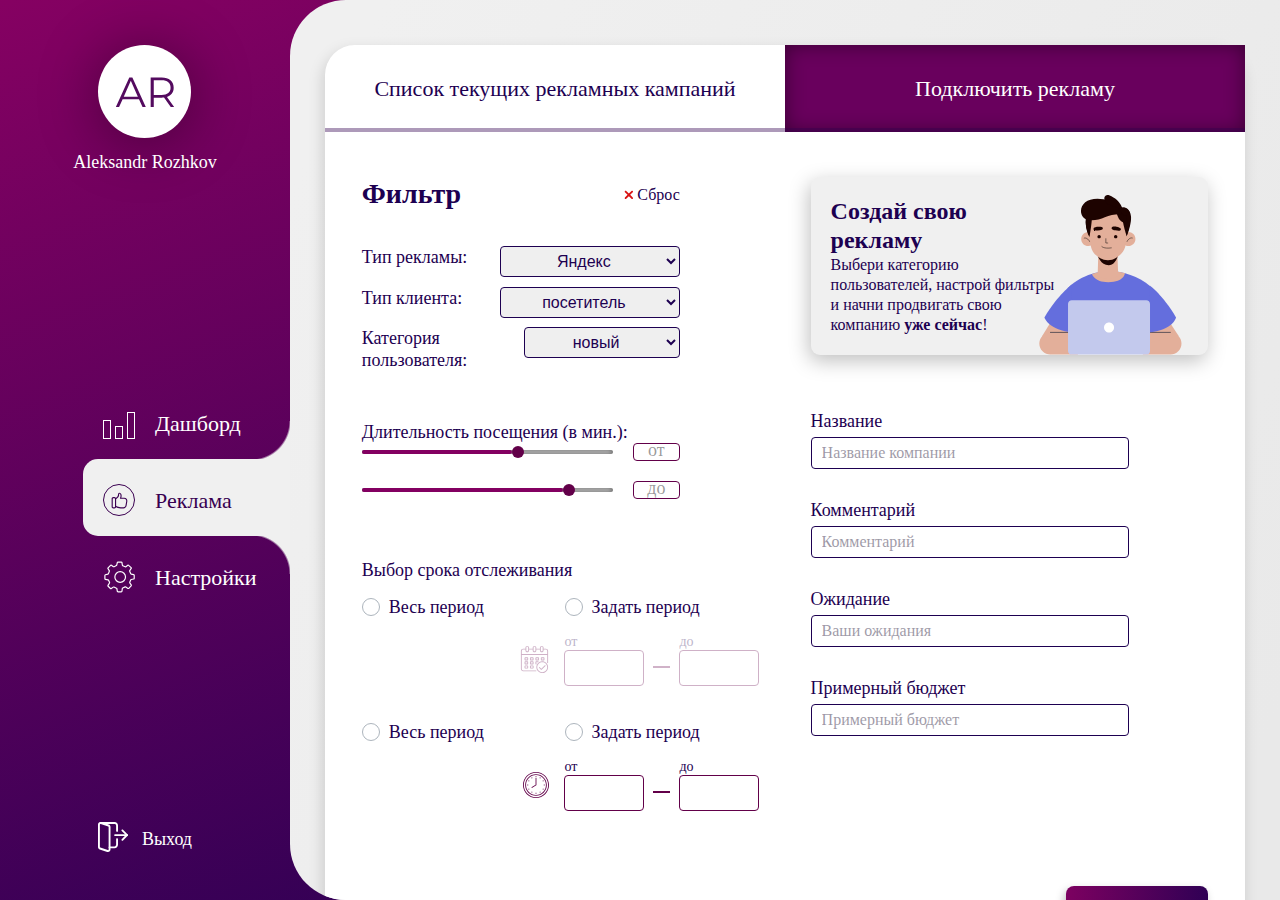
<file: ad-connect.html>
<!DOCTYPE html>

<html lang="ru">

<head>
	<!-- Tittle -->
	<title>Tittle</title>

	<!-- Кодировка -->
	<meta http-equiv="Content-type" content="text/html;charset=UTF-8">

	<!-- Настройки вьюпорта для адекватного адаптива -->
	<meta name="viewport" content="width=divice-width, initial-scale=1.0, maximum-scale=1.0, user-scalable=0">

	<!-- Подключение CSS файлов -->
	<link rel="stylesheet" href="css/ad-connect.css" />

</head>

<body>
	<!-- Внешняя оболочка -->
	<div class="wrapper">
		<div class="left">
			<div class="left__person person">
				<div class="person__photo">
					<img src="images/content_img/photo.svg" alt="photo">
				</div>
				<p class="person__name">Aleksandr Rozhkov</p>
			</div>
			<div class="left__menu menu">
				<a href="#" class="menu__item item-menu">
					<div class="item-menu__icon item-menu__icon--dashboard">
						<svg class="dash-icon__first" width="8" height="19" viewBox="0 0 8 19" fill="none"
							xmlns="http://www.w3.org/2000/svg">
							<rect x="0.5" y="0.5" width="7" height="18" stroke="white" />
						</svg>
						<svg class="dash-icon__second" width="8" height="13" viewBox="0 0 8 13" fill="none"
							xmlns="http://www.w3.org/2000/svg">
							<rect x="0.5" y="0.5" width="7" height="12" stroke="white" />
						</svg>
						<svg class="dash-icon__third" width="8" height="27" viewBox="0 0 8 27" fill="none"
							xmlns="http://www.w3.org/2000/svg">
							<rect x="0.5" y="0.5" width="7" height="26" stroke="white" />
						</svg>
					</div>
					<p class="item-menu__name">Дашборд</p>
				</a>
				<a href="#" class="menu__item item-menu item-menu--active">
					<div class="item-menu__icon item-menu__icon--advertising">
						<svg width="17" height="17" viewBox="0 0 17 17" fill="none" xmlns="http://www.w3.org/2000/svg">
							<path
								d="M3.4375 16.375H2.3125C1.38212 16.375 0.625 15.6179 0.625 14.6875V6.76416C0.625 5.83379 1.38212 5.07666 2.3125 5.07666H3.4375C4.36787 5.07666 5.125 5.83379 5.125 6.76416V14.6875C5.125 15.6179 4.36787 16.375 3.4375 16.375ZM2.3125 6.20166C2.002 6.20166 1.75 6.45366 1.75 6.76416V14.6875C1.75 14.998 2.002 15.25 2.3125 15.25H3.4375C3.748 15.25 4 14.998 4 14.6875V6.76416C4 6.45366 3.748 6.20166 3.4375 6.20166H2.3125Z"
								fill="white" />
							<path
								d="M12.5264 16.375H11.3609C6.4536 16.375 4.30485 14.7347 4.21485 14.665C3.9696 14.4737 3.92685 14.1205 4.11922 13.8752C4.3116 13.63 4.66485 13.5872 4.90897 13.7796C4.92585 13.7931 6.8856 15.25 11.3609 15.25H12.5264C13.4984 15.25 14.3207 14.5536 14.4805 13.5951L15.223 9.1435C15.3186 8.5675 15.1577 7.9825 14.7797 7.537C14.4029 7.0915 13.8516 6.83612 13.2689 6.83612H9.45398C9.24585 6.83612 9.05573 6.72137 8.95785 6.53912C8.85998 6.35687 8.8701 6.13412 8.98598 5.962C8.98935 5.95638 9.5271 5.11037 9.5271 3.73C9.5271 2.27763 8.91285 1.75 8.49998 1.75C8.3166 1.75 8.10848 1.75 8.10848 3.0955C8.10848 5.629 4.96072 7.33562 4.82685 7.40762C4.5546 7.55275 4.21372 7.44925 4.06635 7.17587C3.9201 6.9025 4.0236 6.56162 4.29697 6.41537C4.32397 6.40075 6.98348 4.954 6.98348 3.09662C6.98348 2.2315 6.98347 0.625 8.49998 0.625C9.24473 0.625 10.6521 1.27413 10.6521 3.73112C10.6521 4.5535 10.4957 5.22738 10.327 5.71225H13.2677C14.1824 5.71225 15.0464 6.11275 15.637 6.81025C16.2276 7.50887 16.4807 8.42687 16.3311 9.328L15.5886 13.7796C15.34 15.2837 14.0519 16.375 12.5264 16.375Z"
								fill="white" />
						</svg>
					</div>
					<p class="item-menu__name">Реклама</p>
				</a>
				<a href="#" class="menu__item item-menu">
					<div class="item-menu__icon item-menu__icon--settings">
						<svg width="27" height="27" viewBox="0 0 27 27" fill="none" xmlns="http://www.w3.org/2000/svg">
							<path
								d="M20.892 3.64612L19.3226 4.78335C19.2418 4.84308 19.1466 4.88034 19.0467 4.89133C18.9469 4.90232 18.8458 4.88664 18.754 4.84589L16.7127 4.00435C16.6228 3.96787 16.5437 3.90902 16.483 3.83338C16.4223 3.75774 16.382 3.66783 16.3658 3.5722L15.9905 1.42852C15.9687 1.29397 15.8993 1.17173 15.795 1.08406C15.6906 0.996394 15.5582 0.949133 15.4219 0.950887H12.6584C12.5278 0.947394 12.3999 0.989023 12.2963 1.06877C12.1928 1.14851 12.1199 1.2615 12.0898 1.38872L11.561 3.50396C11.5405 3.58372 11.503 3.65807 11.451 3.72188C11.3989 3.7857 11.3337 3.83745 11.2597 3.87356L9.38323 4.81746C9.29285 4.86064 9.19266 4.87917 9.09281 4.87118C8.99296 4.86319 8.89699 4.82897 8.81462 4.77197L7.10878 3.56083C6.99736 3.48019 6.86049 3.44267 6.72353 3.45522C6.58657 3.46776 6.4588 3.52953 6.36389 3.62906L4.28845 5.75568C4.19531 5.84821 4.13706 5.97011 4.12359 6.10071C4.11011 6.2313 4.14225 6.36253 4.21453 6.47213L5.27784 8.10974C5.326 8.18387 5.35622 8.2682 5.36609 8.35605C5.37596 8.4439 5.36521 8.53284 5.3347 8.61581L4.5955 10.6571C4.56475 10.7436 4.51352 10.8214 4.44619 10.8838C4.37886 10.9461 4.29742 10.9913 4.20884 11.0154L2.01968 11.6181C1.89563 11.6514 1.78652 11.7257 1.71011 11.829C1.6337 11.9323 1.59451 12.0583 1.59891 12.1867V14.8819C1.59622 15.015 1.64027 15.1447 1.72339 15.2486C1.80651 15.3525 1.92343 15.424 2.0538 15.4505L4.27139 15.9054C4.36056 15.9228 4.44427 15.9613 4.5155 16.0177C4.58673 16.0741 4.64341 16.1467 4.68079 16.2295L5.48823 18.0207C5.52578 18.1038 5.54279 18.1947 5.53785 18.2857C5.5329 18.3768 5.50613 18.4653 5.4598 18.5438L4.24865 20.6079C4.18213 20.7189 4.15546 20.8492 4.17303 20.9774C4.19061 21.1056 4.25138 21.224 4.34531 21.313L6.28997 23.1666C6.38638 23.2606 6.51302 23.3174 6.64734 23.3267C6.78167 23.3361 6.91496 23.2975 7.02348 23.2178L8.66109 22.0294C8.74242 21.9706 8.83787 21.9344 8.93774 21.9244C9.03761 21.9144 9.13834 21.931 9.22971 21.9726L11.3563 22.9221C11.4433 22.9596 11.5196 23.0183 11.5782 23.0928C11.6368 23.1673 11.6758 23.2552 11.6918 23.3486L12.0671 25.5036C12.0889 25.6382 12.1583 25.7604 12.2627 25.8481C12.367 25.9358 12.4994 25.983 12.6357 25.9813H15.4162C15.5542 25.9826 15.688 25.9338 15.7926 25.8438C15.8972 25.7538 15.9655 25.6289 15.9848 25.4923L16.3146 23.2178C16.3283 23.123 16.3656 23.0331 16.4233 22.9565C16.481 22.88 16.557 22.8193 16.6444 22.78L18.6801 21.8588C18.7709 21.8165 18.8714 21.7989 18.9713 21.8079C19.0711 21.8169 19.1668 21.8521 19.2487 21.91L21.0341 23.1155C21.147 23.1924 21.2839 23.2262 21.4196 23.2105C21.5554 23.1949 21.6809 23.1308 21.7733 23.0302L23.7351 20.9263C23.8261 20.8306 23.8811 20.7062 23.8904 20.5744C23.8998 20.4427 23.8629 20.3117 23.7862 20.2042L22.6035 18.4983C22.5456 18.4165 22.5104 18.3208 22.5014 18.2209C22.4924 18.121 22.51 18.0206 22.5523 17.9297L23.3939 15.9794C23.4293 15.8951 23.4844 15.8206 23.5547 15.7622C23.625 15.7038 23.7083 15.6632 23.7976 15.6439L25.8787 15.206C26.0091 15.1795 26.126 15.108 26.2091 15.0041C26.2922 14.9002 26.3363 14.7705 26.3336 14.6374V12.0332C26.3363 11.9002 26.2922 11.7704 26.2091 11.6665C26.126 11.5626 26.0091 11.4911 25.8787 11.4646L23.7635 11.021C23.6703 11.0017 23.5835 10.9593 23.511 10.8977C23.4385 10.8361 23.3826 10.7573 23.3484 10.6685L22.5239 8.59306C22.4894 8.50573 22.477 8.41121 22.4879 8.31795C22.4989 8.22468 22.5327 8.13556 22.5865 8.05856L23.809 6.27312C23.8858 6.162 23.9205 6.02716 23.907 5.89276C23.8934 5.75835 23.8325 5.63316 23.7351 5.5396L21.6255 3.69161C21.5284 3.59846 21.4014 3.54277 21.2671 3.53444C21.1328 3.52611 20.9999 3.56568 20.892 3.64612Z"
								stroke="#3B0051" />
							<path
								d="M14.5 18C16.9853 18 19 15.9853 19 13.5C19 11.0147 16.9853 9 14.5 9C12.0147 9 10 11.0147 10 13.5C10 15.9853 12.0147 18 14.5 18Z"
								stroke="#3B0051" />
						</svg>

					</div>
					<p class="item-menu__name">Настройки</p>
				</a>
			</div>
			<a href="#" class="left__exit exit">
				<div class="exit__icon">
					<svg width="30" height="30" viewBox="0 0 30 30" fill="#fff" xmlns="http://www.w3.org/2000/svg">
						<g clip-path="url(#clip0)">
							<path
								d="M29.0616 14.0629H17.1869C16.6694 14.0629 16.2495 13.6429 16.2495 13.1255C16.2495 12.608 16.6694 12.188 17.1869 12.188H29.0616C29.5791 12.188 29.9991 12.608 29.9991 13.1255C29.9991 13.6429 29.5791 14.0629 29.0616 14.0629Z"
								fill="white" />
							<path
								d="M24.3743 18.7504C24.1342 18.7504 23.8943 18.6591 23.7117 18.4755C23.3455 18.1091 23.3455 17.5154 23.7117 17.1492L27.7367 13.1244L23.7117 9.09946C23.3455 8.73326 23.3455 8.13956 23.7117 7.77336C24.0781 7.40693 24.6718 7.40693 25.038 7.77336L29.7254 12.4607C30.0916 12.8269 30.0916 13.4206 29.7254 13.7868L25.038 18.4742C24.8542 18.6591 24.6143 18.7504 24.3743 18.7504Z"
								fill="white" />
							<path
								d="M9.99976 30.001C9.73221 30.001 9.47839 29.9635 9.22479 29.8848L1.70237 27.3786C0.678842 27.0211 0 26.0673 0 25.0013V2.50195C0 1.12321 1.12126 0.00195312 2.5 0.00195312C2.76732 0.00195312 3.02115 0.0394886 3.27497 0.118222L10.7972 2.6244C11.8209 2.9819 12.4995 3.93562 12.4995 5.00172V27.501C12.4995 28.8798 11.3785 30.001 9.99976 30.001ZM2.5 1.87689C2.15623 1.87689 1.87494 2.15818 1.87494 2.50195V25.0013C1.87494 25.2674 2.05369 25.5148 2.30866 25.6036L9.79584 28.0986C9.84962 28.116 9.91966 28.1261 9.99976 28.1261C10.3435 28.1261 10.6246 27.8448 10.6246 27.501V5.00172C10.6246 4.73554 10.4458 4.48813 10.1909 4.39932L2.7037 1.90436C2.64991 1.88697 2.57988 1.87689 2.5 1.87689Z"
								fill="white" />
							<path
								d="M19.0619 10.0007C18.5444 10.0007 18.1244 9.58076 18.1244 9.06327V3.43845C18.1244 2.57719 17.4233 1.87592 16.5621 1.87592H2.50003C1.98255 1.87592 1.56256 1.45593 1.56256 0.938447C1.56256 0.420962 1.98255 0.000976562 2.50003 0.000976562H16.5621C18.4583 0.000976562 19.9993 1.54222 19.9993 3.43845V9.06327C19.9993 9.58076 19.5793 10.0007 19.0619 10.0007Z"
								fill="white" />
							<path
								d="M16.562 26.2503H11.562C11.0446 26.2503 10.6246 25.8303 10.6246 25.3128C10.6246 24.7953 11.0446 24.3753 11.562 24.3753H16.562C17.4233 24.3753 18.1243 23.674 18.1243 22.8128V17.188C18.1243 16.6705 18.5443 16.2505 19.0618 16.2505C19.5793 16.2505 19.9993 16.6705 19.9993 17.188V22.8128C19.9993 24.709 18.4583 26.2503 16.562 26.2503Z"
								fill="white" />
						</g>
						<defs>
							<clipPath id="clip0">
								<rect width="30" height="30" fill="white" />
							</clipPath>
						</defs>
					</svg>

				</div>
				<p class="exit__text">Выход</p>
			</a>
		</div>

		<div class="content">
			<div class="content__wrapper">
				<div class="content__head">
					<a href="#" class="content__title">Список текущих рекламных кампаний</a>
					<a href="#" class="content__title content__title--active">Подключить рекламу</a>
				</div>

				<form class="content__body">
					<div class="content__column">
						<div class="content__filter">
							<div class="content__subhead">
								<p class="content__subtitle">Фильтр</p>
								<a href="#" class="content__cancel">Сброс</a>
							</div>
							<div class="content__selector">
								<p class="content__label">Тип рекламы:</p>
								<select class="content__select">
									<option>Яндекс</option>
									<option>Google</option>
								</select>
							</div>
							<div class="content__selector">
								<p class="content__label">Тип клиента:</p>
								<select class="content__select">
									<option>посетитель</option>
									<option>Google</option>
								</select>
							</div>
							<div class="content__selector">
								<p class="content__label">Категория пользователя:</p>
								<select class="content__select">
									<option>новый</option>
									<option>Google</option>
								</select>
							</div>
							<p class="content__label content__label--m">Длительность посещения (в мин.):</p>
							<div class="content__scale-wrapper">
								<div class="content__scale content__scale--f">
									<div class="content__scale-value" style="width:60%;"></div>
									<div class="content__scale-ball" style="left:60%;"></div>
								</div>
								<input type="text" class="content__input" placeholder="от">
							</div>
							<div class="content__scale-wrapper">
								<div class="content__scale content__scale--s">
									<div class="content__scale-value" style="width:80%;"></div>
									<div class="content__scale-ball" style="left:80%;"></div>
								</div>
								<input type="text" class="content__input" placeholder="до">
							</div>
						</div>
						<div class="content__period">
							<p class="content__label">Выбор срока отслеживания</p>
							<div class="content__radio-flex">
								<div class="content__radio-label">
									<input type="radio" name="period" value="all" id="period1" class="content__radio">
									<label class="label-radio" for="period1">Весь период</label>
								</div>
								<div class="content__radio-label">
									<input type="radio" name="period" value="some" id="period2" class="content__radio">
									<label class="label-radio" for="period2">Задать период</label>
								</div>
							</div>

							<!-- Класс  content__date--disabled когда radio button Весь период выбрано-->
							<div class="content__date content__date--disabled">
								<div class="content__img-icon">
									<svg width="29" height="29" viewBox="0 0 29 29" fill="none"
										xmlns="http://www.w3.org/2000/svg">
										<path
											d="M25.8281 3.625H23.5625V2.71875C23.5625 2.23805 23.3715 1.77703 23.0316 1.43712C22.6917 1.09721 22.2307 0.90625 21.75 0.90625C21.2693 0.90625 20.8083 1.09721 20.4684 1.43712C20.1285 1.77703 19.9375 2.23805 19.9375 2.71875V3.625H16.3125V2.71875C16.3125 2.23805 16.1215 1.77703 15.7816 1.43712C15.4417 1.09721 14.9807 0.90625 14.5 0.90625C14.0193 0.90625 13.5583 1.09721 13.2184 1.43712C12.8785 1.77703 12.6875 2.23805 12.6875 2.71875V3.625H9.0625V2.71875C9.0625 2.23805 8.87154 1.77703 8.53163 1.43712C8.19172 1.09721 7.7307 0.90625 7.25 0.90625C6.7693 0.90625 6.30828 1.09721 5.96837 1.43712C5.62846 1.77703 5.4375 2.23805 5.4375 2.71875V3.625H3.17188C2.57099 3.625 1.99472 3.8637 1.56984 4.28859C1.14495 4.71347 0.90625 5.28974 0.90625 5.89062V24.0156C0.90625 24.6165 1.14495 25.1928 1.56984 25.6177C1.99472 26.0426 2.57099 26.2812 3.17188 26.2812H15.8594C15.9796 26.2812 16.0948 26.2335 16.1798 26.1485C16.2648 26.0636 16.3125 25.9483 16.3125 25.8281C16.3125 25.7079 16.2648 25.5927 16.1798 25.5077C16.0948 25.4227 15.9796 25.375 15.8594 25.375H3.17188C2.81168 25.3739 2.46654 25.2304 2.21184 24.9757C1.95714 24.721 1.81358 24.3758 1.8125 24.0156V9.96875H27.1875V17.6719C27.1875 17.7921 27.2352 17.9073 27.3202 17.9923C27.4052 18.0773 27.5204 18.125 27.6406 18.125C27.7608 18.125 27.8761 18.0773 27.961 17.9923C28.046 17.9073 28.0938 17.7921 28.0938 17.6719V5.89062C28.0938 5.28974 27.8551 4.71347 27.4302 4.28859C27.0053 3.8637 26.429 3.625 25.8281 3.625ZM20.8438 2.71875C20.8438 2.4784 20.9392 2.24789 21.1092 2.07793C21.2791 1.90798 21.5096 1.8125 21.75 1.8125C21.9904 1.8125 22.2209 1.90798 22.3908 2.07793C22.5608 2.24789 22.6562 2.4784 22.6562 2.71875V5.4375C22.6562 5.67785 22.5608 5.90836 22.3908 6.07832C22.2209 6.24827 21.9904 6.34375 21.75 6.34375C21.5096 6.34375 21.2791 6.24827 21.1092 6.07832C20.9392 5.90836 20.8438 5.67785 20.8438 5.4375V2.71875ZM13.5938 2.71875C13.5938 2.4784 13.6892 2.24789 13.8592 2.07793C14.0291 1.90798 14.2596 1.8125 14.5 1.8125C14.7404 1.8125 14.9709 1.90798 15.1408 2.07793C15.3108 2.24789 15.4062 2.4784 15.4062 2.71875V5.4375C15.4062 5.67785 15.3108 5.90836 15.1408 6.07832C14.9709 6.24827 14.7404 6.34375 14.5 6.34375C14.2596 6.34375 14.0291 6.24827 13.8592 6.07832C13.6892 5.90836 13.5938 5.67785 13.5938 5.4375V2.71875ZM6.34375 2.71875C6.34375 2.4784 6.43923 2.24789 6.60918 2.07793C6.77914 1.90798 7.00965 1.8125 7.25 1.8125C7.49035 1.8125 7.72086 1.90798 7.89082 2.07793C8.06077 2.24789 8.15625 2.4784 8.15625 2.71875V5.4375C8.15625 5.67785 8.06077 5.90836 7.89082 6.07832C7.72086 6.24827 7.49035 6.34375 7.25 6.34375C7.00965 6.34375 6.77914 6.24827 6.60918 6.07832C6.43923 5.90836 6.34375 5.67785 6.34375 5.4375V2.71875ZM27.1875 9.0625H1.8125V5.89062C1.81358 5.53043 1.95714 5.18529 2.21184 4.93059C2.46654 4.67589 2.81168 4.53233 3.17188 4.53125H5.4375V5.4375C5.4375 5.9182 5.62846 6.37922 5.96837 6.71913C6.30828 7.05904 6.7693 7.25 7.25 7.25C7.7307 7.25 8.19172 7.05904 8.53163 6.71913C8.87154 6.37922 9.0625 5.9182 9.0625 5.4375V4.53125H12.6875V5.4375C12.6875 5.9182 12.8785 6.37922 13.2184 6.71913C13.5583 7.05904 14.0193 7.25 14.5 7.25C14.9807 7.25 15.4417 7.05904 15.7816 6.71913C16.1215 6.37922 16.3125 5.9182 16.3125 5.4375V4.53125H19.9375V5.4375C19.9375 5.9182 20.1285 6.37922 20.4684 6.71913C20.8083 7.05904 21.2693 7.25 21.75 7.25C22.2307 7.25 22.6917 7.05904 23.0316 6.71913C23.3715 6.37922 23.5625 5.9182 23.5625 5.4375V4.53125H25.8281C26.1883 4.53233 26.5335 4.67589 26.7882 4.93059C27.0429 5.18529 27.1864 5.53043 27.1875 5.89062V9.0625Z"
											fill="#620049" />
										<path
											d="M13.5938 13.1406C13.5938 12.9003 13.4983 12.6698 13.3283 12.4998C13.1584 12.3299 12.9279 12.2344 12.6875 12.2344H10.875C10.6346 12.2344 10.4041 12.3299 10.2342 12.4998C10.0642 12.6698 9.96875 12.9003 9.96875 13.1406V14.5C9.96875 14.7404 10.0642 14.9709 10.2342 15.1408C10.4041 15.3108 10.6346 15.4062 10.875 15.4062H12.6875C12.9279 15.4062 13.1584 15.3108 13.3283 15.1408C13.4983 14.9709 13.5938 14.7404 13.5938 14.5V13.1406ZM10.875 14.5V13.1406H12.6875V14.5H10.875Z"
											fill="#620049" />
										<path
											d="M8.15625 13.1406C8.15625 12.9003 8.06077 12.6698 7.89082 12.4998C7.72086 12.3299 7.49035 12.2344 7.25 12.2344H5.4375C5.19715 12.2344 4.96664 12.3299 4.79668 12.4998C4.62673 12.6698 4.53125 12.9003 4.53125 13.1406V14.5C4.53125 14.7404 4.62673 14.9709 4.79668 15.1408C4.96664 15.3108 5.19715 15.4062 5.4375 15.4062H7.25C7.49035 15.4062 7.72086 15.3108 7.89082 15.1408C8.06077 14.9709 8.15625 14.7404 8.15625 14.5V13.1406ZM5.4375 14.5V13.1406H7.25V14.5H5.4375Z"
											fill="#620049" />
										<path
											d="M23.5625 15.4062C23.8029 15.4062 24.0334 15.3108 24.2033 15.1408C24.3733 14.9709 24.4688 14.7404 24.4688 14.5V13.1406C24.4688 12.9003 24.3733 12.6698 24.2033 12.4998C24.0334 12.3299 23.8029 12.2344 23.5625 12.2344H21.75C21.5096 12.2344 21.2791 12.3299 21.1092 12.4998C20.9392 12.6698 20.8438 12.9003 20.8438 13.1406V14.5C20.8438 14.7404 20.9392 14.9709 21.1092 15.1408C21.2791 15.3108 21.5096 15.4062 21.75 15.4062H23.5625ZM21.75 13.1406H23.5625V14.5H21.75V13.1406Z"
											fill="#620049" />
										<path
											d="M13.5938 17.2188C13.5938 16.9784 13.4983 16.7479 13.3283 16.5779C13.1584 16.408 12.9279 16.3125 12.6875 16.3125H10.875C10.6346 16.3125 10.4041 16.408 10.2342 16.5779C10.0642 16.7479 9.96875 16.9784 9.96875 17.2188V18.5781C9.96875 18.8185 10.0642 19.049 10.2342 19.2189C10.4041 19.3889 10.6346 19.4844 10.875 19.4844H12.6875C12.9279 19.4844 13.1584 19.3889 13.3283 19.2189C13.4983 19.049 13.5938 18.8185 13.5938 18.5781V17.2188ZM10.875 18.5781V17.2188H12.6875V18.5781H10.875Z"
											fill="#620049" />
										<path
											d="M8.15625 17.2188C8.15625 16.9784 8.06077 16.7479 7.89082 16.5779C7.72086 16.408 7.49035 16.3125 7.25 16.3125H5.4375C5.19715 16.3125 4.96664 16.408 4.79668 16.5779C4.62673 16.7479 4.53125 16.9784 4.53125 17.2188V18.5781C4.53125 18.8185 4.62673 19.049 4.79668 19.2189C4.96664 19.3889 5.19715 19.4844 5.4375 19.4844H7.25C7.49035 19.4844 7.72086 19.3889 7.89082 19.2189C8.06077 19.049 8.15625 18.8185 8.15625 18.5781V17.2188ZM5.4375 18.5781V17.2188H7.25V18.5781H5.4375Z"
											fill="#620049" />
										<path
											d="M12.6875 20.3906H10.875C10.6346 20.3906 10.4041 20.4861 10.2342 20.6561C10.0642 20.826 9.96875 21.0565 9.96875 21.2969V22.6562C9.96875 22.8966 10.0642 23.1271 10.2342 23.2971C10.4041 23.467 10.6346 23.5625 10.875 23.5625H12.6875C12.9279 23.5625 13.1584 23.467 13.3283 23.2971C13.4983 23.1271 13.5938 22.8966 13.5938 22.6562V21.2969C13.5938 21.0565 13.4983 20.826 13.3283 20.6561C13.1584 20.4861 12.9279 20.3906 12.6875 20.3906ZM10.875 22.6562V21.2969H12.6875V22.6562H10.875Z"
											fill="#620049" />
										<path
											d="M16.3125 15.4062H18.125C18.3654 15.4062 18.5959 15.3108 18.7658 15.1408C18.9358 14.9709 19.0312 14.7404 19.0312 14.5V13.1406C19.0312 12.9003 18.9358 12.6698 18.7658 12.4998C18.5959 12.3299 18.3654 12.2344 18.125 12.2344H16.3125C16.0721 12.2344 15.8416 12.3299 15.6717 12.4998C15.5017 12.6698 15.4062 12.9003 15.4062 13.1406V14.5C15.4062 14.7404 15.5017 14.9709 15.6717 15.1408C15.8416 15.3108 16.0721 15.4062 16.3125 15.4062ZM16.3125 13.1406H18.125V14.5H16.3125V13.1406Z"
											fill="#620049" />
										<path
											d="M15.4062 18.5781C15.4062 18.8185 15.5017 19.049 15.6717 19.2189C15.8416 19.3889 16.0721 19.4844 16.3125 19.4844C16.4327 19.4844 16.5479 19.4366 16.6329 19.3517C16.7179 19.2667 16.7656 19.1514 16.7656 19.0312C16.7656 18.9111 16.7179 18.7958 16.6329 18.7108C16.5479 18.6259 16.4327 18.5781 16.3125 18.5781V17.2188H18.125C18.2452 17.2188 18.3604 17.171 18.4454 17.086C18.5304 17.0011 18.5781 16.8858 18.5781 16.7656C18.5781 16.6454 18.5304 16.5302 18.4454 16.4452C18.3604 16.3602 18.2452 16.3125 18.125 16.3125H16.3125C16.0721 16.3125 15.8416 16.408 15.6717 16.5779C15.5017 16.7479 15.4062 16.9784 15.4062 17.2188V18.5781Z"
											fill="#620049" />
										<path
											d="M7.25 20.3906H5.4375C5.19715 20.3906 4.96664 20.4861 4.79668 20.6561C4.62673 20.826 4.53125 21.0565 4.53125 21.2969V22.6562C4.53125 22.8966 4.62673 23.1271 4.79668 23.2971C4.96664 23.467 5.19715 23.5625 5.4375 23.5625H7.25C7.49035 23.5625 7.72086 23.467 7.89082 23.2971C8.06077 23.1271 8.15625 22.8966 8.15625 22.6562V21.2969C8.15625 21.0565 8.06077 20.826 7.89082 20.6561C7.72086 20.4861 7.49035 20.3906 7.25 20.3906ZM5.4375 22.6562V21.2969H7.25V22.6562H5.4375Z"
											fill="#620049" />
										<path
											d="M22.2031 16.3125C21.0381 16.3125 19.8992 16.658 18.9305 17.3052C17.9618 17.9525 17.2067 18.8725 16.7609 19.9489C16.3151 21.0253 16.1984 22.2097 16.4257 23.3523C16.653 24.495 17.214 25.5446 18.0378 26.3684C18.8616 27.1922 19.9113 27.7533 21.0539 27.9806C22.1966 28.2079 23.381 28.0912 24.4574 27.6454C25.5337 27.1995 26.4537 26.4445 27.101 25.4758C27.7483 24.5071 28.0938 23.3682 28.0938 22.2031C28.092 20.6414 27.4708 19.1441 26.3664 18.0398C25.2621 16.9355 23.7649 16.3143 22.2031 16.3125ZM22.2031 27.1875C21.2173 27.1875 20.2536 26.8952 19.434 26.3475C18.6143 25.7998 17.9754 25.0213 17.5982 24.1106C17.2209 23.1998 17.1222 22.1976 17.3145 21.2307C17.5068 20.2638 17.9816 19.3757 18.6786 18.6786C19.3757 17.9816 20.2639 17.5068 21.2307 17.3145C22.1976 17.1222 23.1998 17.2209 24.1106 17.5982C25.0213 17.9754 25.7998 18.6143 26.3475 19.434C26.8952 20.2536 27.1875 21.2173 27.1875 22.2031C27.1859 23.5246 26.6603 24.7915 25.7259 25.7259C24.7915 26.6603 23.5246 27.1859 22.2031 27.1875Z"
											fill="#620049" />
										<path
											d="M24.8213 20.3035L21.2969 23.8279L19.6951 22.2256C19.6096 22.1431 19.4952 22.0974 19.3763 22.0984C19.2575 22.0995 19.1439 22.1471 19.0599 22.2311C18.9759 22.3152 18.9282 22.4288 18.9272 22.5476C18.9261 22.6664 18.9718 22.7809 19.0544 22.8663L20.9765 24.789C21.0615 24.8739 21.1767 24.9216 21.2969 24.9216C21.417 24.9216 21.5323 24.8739 21.6172 24.789L25.462 20.9442C25.5445 20.8587 25.5902 20.7443 25.5892 20.6255C25.5881 20.5067 25.5405 20.393 25.4565 20.309C25.3725 20.225 25.2588 20.1773 25.14 20.1763C25.0212 20.1753 24.9067 20.2209 24.8213 20.3035Z"
											fill="#620049" />
									</svg>

								</div>
								<div class="content__date-first">
									<p>от</p>
									<input type="text" class="content__input-date" disabled>
								</div>
								<div class="content__hyphen"></div>
								<div class="content__date-first">
									<p>до</p>
									<input type="text" class="content__input-date" disabled>
								</div>
							</div>
							<div class="content__radio-flex content__radio-flex--m">
								<div class="content__radio-label">
									<input type="radio" name="time" value="all" id="time1" class="content__radio-time">
									<label class="label-radio" for="time1">Весь период</label>
								</div>
								<div class="content__radio-label">
									<input type="radio" name="time" value="some" id="time2" class="content__radio-time">
									<label class="label-radio" for="time2">Задать период</label>
								</div>
							</div>

							<!-- Класс  content__date--disabled когда radio button Весь период выбрано-->
							<div class="content__date">
								<div class="content__img-icon">
									<svg width="26" height="26" viewBox="0 0 26 26" fill="none"
										xmlns="http://www.w3.org/2000/svg">
										<path
											d="M13 0C5.82032 0 0 5.82032 0 13C0 20.1797 5.82032 26 13 26C20.1797 26 26 20.1797 26 13C25.9919 5.82368 20.1763 0.008125 13 0ZM13 25.1333C6.29893 25.1333 0.866667 19.7011 0.866667 13C0.866667 6.29893 6.29893 0.866667 13 0.866667C19.7011 0.866667 25.1333 6.29893 25.1333 13C25.1257 19.6979 19.6979 25.1257 13 25.1333Z"
											fill="#620049" />
										<path
											d="M13 2.16699C7.0169 2.16699 2.16666 7.01724 2.16666 13.0003C2.16666 18.9834 7.0169 23.8337 13 23.8337C18.9831 23.8337 23.8333 18.9834 23.8333 13.0003C23.8267 7.02 18.9803 2.17365 13 2.16699ZM13 22.967C7.49557 22.967 3.03332 18.5047 3.03332 13.0003C3.03332 7.49591 7.49557 3.03366 13 3.03366C18.5044 3.03366 22.9667 7.49591 22.9667 13.0003C22.9604 18.5022 18.5019 22.9608 13 22.967Z"
											fill="#620049" />
										<path d="M13.4333 4.33301H12.5667V5.19967H13.4333V4.33301Z" fill="#620049" />
										<path d="M13.4333 20.7998H12.5667V21.6665H13.4333V20.7998Z" fill="#620049" />
										<path d="M9.04087 5.27822L8.2908 5.71143L8.724 6.4615L9.47408 6.02829L9.04087 5.27822Z"
											fill="#620049" />
										<path
											d="M17.2723 19.5355L16.5222 19.9688L16.9554 20.7188L17.7055 20.2856L17.2723 19.5355Z"
											fill="#620049" />
										<path d="M5.71074 8.29097L5.2774 9.0415L6.02794 9.47484L6.46127 8.7243L5.71074 8.29097Z"
											fill="#620049" />
										<path d="M19.9698 16.5258L19.5365 17.2764L20.287 17.7097L20.7203 16.9592L19.9698 16.5258Z"
											fill="#620049" />
										<path d="M5.20001 12.5664H4.33334V13.4331H5.20001V12.5664Z" fill="#620049" />
										<path d="M21.6667 12.5664H20.8V13.4331H21.6667V12.5664Z" fill="#620049" />
										<path d="M6.02827 16.5252L5.27765 16.9585L5.7109 17.7091L6.46152 17.2759L6.02827 16.5252Z"
											fill="#620049" />
										<path
											d="M20.2869 8.29128L19.5363 8.72461L19.9697 9.47514L20.7202 9.04181L20.2869 8.29128Z"
											fill="#620049" />
										<path d="M8.72181 19.5375L8.2886 20.2876L9.03868 20.7208L9.47188 19.9707L8.72181 19.5375Z"
											fill="#620049" />
										<path d="M16.9574 5.27922L16.5242 6.0293L17.2742 6.4625L17.7074 5.71243L16.9574 5.27922Z"
											fill="#620049" />
										<path
											d="M12.5667 6.06641V12.7545L8.44351 15.2284L8.88984 15.9711L13.2232 13.3711C13.3536 13.2928 13.4333 13.1518 13.4333 12.9997V6.06641H12.5667Z"
											fill="#620049" />
									</svg>

								</div>
								<div class="content__date-first">
									<p>от</p>
									<input type="text" class="content__input-date">
								</div>
								<div class="content__hyphen"></div>
								<div class="content__date-first">
									<p>до</p>
									<input type="text" class="content__input-date">
								</div>
							</div>

						</div>
					</div>

					<div class="content__column">
						<div class="content__ad ad-content">
							<div class="ad-content__body">
								<p class="ad-content__title">Создай свою рекламу</p>
								<p class="ad-content__text">
									Выбери категорию пользователей, настрой фильтры и начни продвигать свою компанию <span>уже
										сейчас</span>!
								</p>
							</div>
							<div class="ad-content__img">
								<img src="images/system_img/man.svg" alt="">
							</div>
						</div>
						<div class="content__input-wrapper">
							<label for="name-company" class="content__label-text">Название</label>
							<input type="text" class="content__input-text" id="name-company" placeholder="Название компании">
							<label for="comment" class="content__label-text">Комментарий</label>
							<input type="text" class="content__input-text" id="comment" placeholder="Комментарий">
							<label for="wait" class="content__label-text">Ожидание</label>
							<input type="text" class="content__input-text" id="wait" placeholder="Ваши ожидания">
							<label for="money" class="content__label-text">Примерный бюджет</label>
							<input type="text" class="content__input-text" id="money" placeholder="Примерный бюджет">

						</div>

						<button type="submit" class="content__btn">Создать</button>
					</div>
				</form>
			</div>
		</div>
	</div>


</body>

</html>
</file>
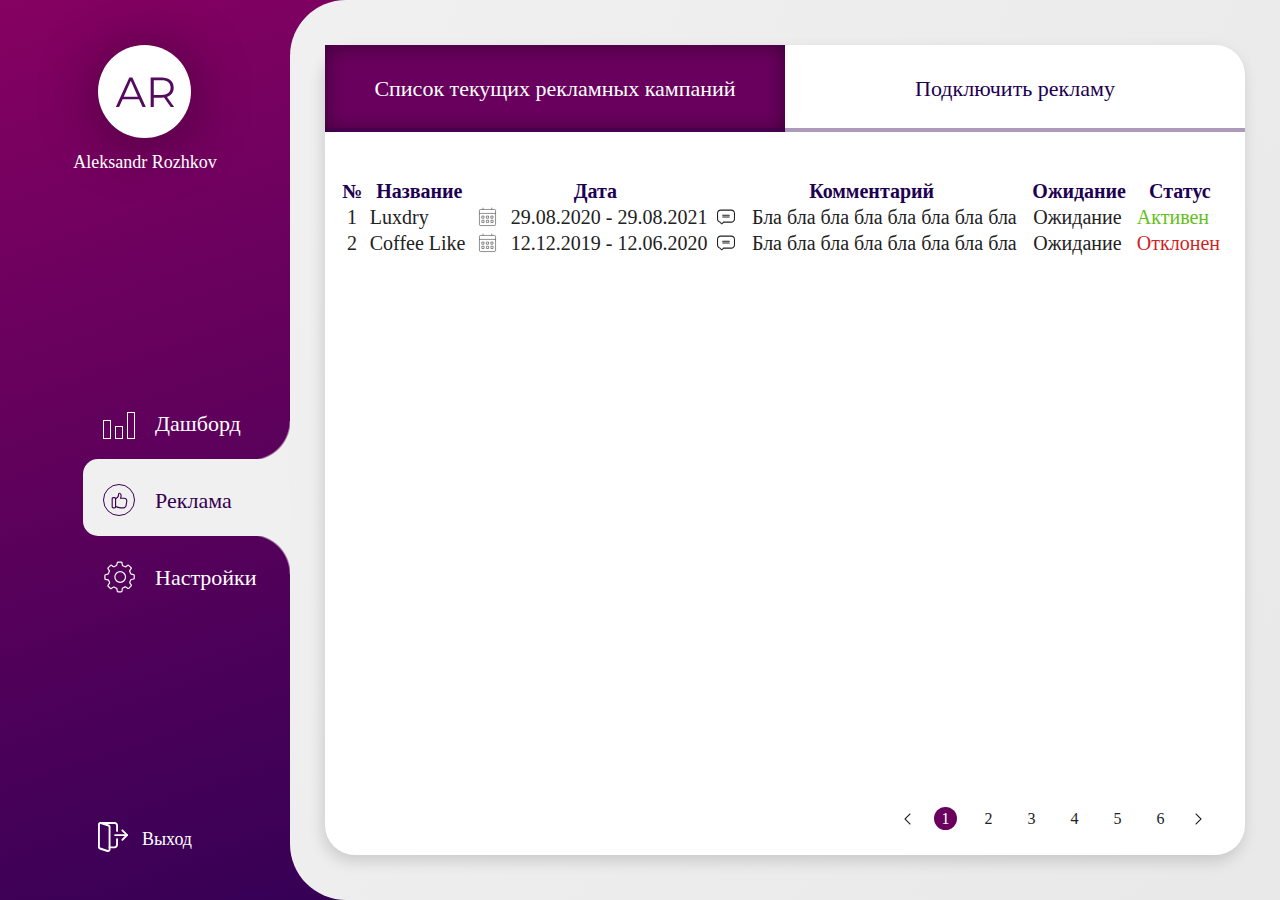
<file: ad-index.html>
<!DOCTYPE html>

<html lang="ru">

<head>
	<!-- Tittle -->
	<title>Tittle</title>

	<!-- Кодировка -->
	<meta http-equiv="Content-type" content="text/html;charset=UTF-8">

	<!-- Настройки вьюпорта для адекватного адаптива -->
	<meta name="viewport" content="width=divice-width, initial-scale=1.0, maximum-scale=1.0, user-scalable=0">

	<!-- Подключение CSS файлов -->
	<link rel="stylesheet" href="css/advert.css" />

</head>

<body>
	<!-- Внешняя оболочка -->
	<div class="wrapper">
		<div class="left">
			<div class="left__person person">
				<div class="person__photo">
					<img src="images/content_img/photo.svg" alt="photo">
				</div>
				<p class="person__name">Aleksandr Rozhkov</p>
			</div>
			<div class="left__menu menu">
				<a href="#" class="menu__item item-menu">
					<div class="item-menu__icon item-menu__icon--dashboard">
						<svg class="dash-icon__first" width="8" height="19" viewBox="0 0 8 19" fill="none"
							xmlns="http://www.w3.org/2000/svg">
							<rect x="0.5" y="0.5" width="7" height="18" stroke="white" />
						</svg>
						<svg class="dash-icon__second" width="8" height="13" viewBox="0 0 8 13" fill="none"
							xmlns="http://www.w3.org/2000/svg">
							<rect x="0.5" y="0.5" width="7" height="12" stroke="white" />
						</svg>
						<svg class="dash-icon__third" width="8" height="27" viewBox="0 0 8 27" fill="none"
							xmlns="http://www.w3.org/2000/svg">
							<rect x="0.5" y="0.5" width="7" height="26" stroke="white" />
						</svg>
					</div>
					<p class="item-menu__name">Дашборд</p>
				</a>
				<a href="#" class="menu__item item-menu item-menu--active">
					<div class="item-menu__icon item-menu__icon--advertising">
						<svg width="17" height="17" viewBox="0 0 17 17" fill="none" xmlns="http://www.w3.org/2000/svg">
							<path
								d="M3.4375 16.375H2.3125C1.38212 16.375 0.625 15.6179 0.625 14.6875V6.76416C0.625 5.83379 1.38212 5.07666 2.3125 5.07666H3.4375C4.36787 5.07666 5.125 5.83379 5.125 6.76416V14.6875C5.125 15.6179 4.36787 16.375 3.4375 16.375ZM2.3125 6.20166C2.002 6.20166 1.75 6.45366 1.75 6.76416V14.6875C1.75 14.998 2.002 15.25 2.3125 15.25H3.4375C3.748 15.25 4 14.998 4 14.6875V6.76416C4 6.45366 3.748 6.20166 3.4375 6.20166H2.3125Z"
								fill="white" />
							<path
								d="M12.5264 16.375H11.3609C6.4536 16.375 4.30485 14.7347 4.21485 14.665C3.9696 14.4737 3.92685 14.1205 4.11922 13.8752C4.3116 13.63 4.66485 13.5872 4.90897 13.7796C4.92585 13.7931 6.8856 15.25 11.3609 15.25H12.5264C13.4984 15.25 14.3207 14.5536 14.4805 13.5951L15.223 9.1435C15.3186 8.5675 15.1577 7.9825 14.7797 7.537C14.4029 7.0915 13.8516 6.83612 13.2689 6.83612H9.45398C9.24585 6.83612 9.05573 6.72137 8.95785 6.53912C8.85998 6.35687 8.8701 6.13412 8.98598 5.962C8.98935 5.95638 9.5271 5.11037 9.5271 3.73C9.5271 2.27763 8.91285 1.75 8.49998 1.75C8.3166 1.75 8.10848 1.75 8.10848 3.0955C8.10848 5.629 4.96072 7.33562 4.82685 7.40762C4.5546 7.55275 4.21372 7.44925 4.06635 7.17587C3.9201 6.9025 4.0236 6.56162 4.29697 6.41537C4.32397 6.40075 6.98348 4.954 6.98348 3.09662C6.98348 2.2315 6.98347 0.625 8.49998 0.625C9.24473 0.625 10.6521 1.27413 10.6521 3.73112C10.6521 4.5535 10.4957 5.22738 10.327 5.71225H13.2677C14.1824 5.71225 15.0464 6.11275 15.637 6.81025C16.2276 7.50887 16.4807 8.42687 16.3311 9.328L15.5886 13.7796C15.34 15.2837 14.0519 16.375 12.5264 16.375Z"
								fill="white" />
						</svg>
					</div>
					<p class="item-menu__name">Реклама</p>
				</a>
				<a href="#" class="menu__item item-menu">
					<div class="item-menu__icon item-menu__icon--settings">
						<svg width="27" height="27" viewBox="0 0 27 27" fill="none" xmlns="http://www.w3.org/2000/svg">
							<path
								d="M20.892 3.64612L19.3226 4.78335C19.2418 4.84308 19.1466 4.88034 19.0467 4.89133C18.9469 4.90232 18.8458 4.88664 18.754 4.84589L16.7127 4.00435C16.6228 3.96787 16.5437 3.90902 16.483 3.83338C16.4223 3.75774 16.382 3.66783 16.3658 3.5722L15.9905 1.42852C15.9687 1.29397 15.8993 1.17173 15.795 1.08406C15.6906 0.996394 15.5582 0.949133 15.4219 0.950887H12.6584C12.5278 0.947394 12.3999 0.989023 12.2963 1.06877C12.1928 1.14851 12.1199 1.2615 12.0898 1.38872L11.561 3.50396C11.5405 3.58372 11.503 3.65807 11.451 3.72188C11.3989 3.7857 11.3337 3.83745 11.2597 3.87356L9.38323 4.81746C9.29285 4.86064 9.19266 4.87917 9.09281 4.87118C8.99296 4.86319 8.89699 4.82897 8.81462 4.77197L7.10878 3.56083C6.99736 3.48019 6.86049 3.44267 6.72353 3.45522C6.58657 3.46776 6.4588 3.52953 6.36389 3.62906L4.28845 5.75568C4.19531 5.84821 4.13706 5.97011 4.12359 6.10071C4.11011 6.2313 4.14225 6.36253 4.21453 6.47213L5.27784 8.10974C5.326 8.18387 5.35622 8.2682 5.36609 8.35605C5.37596 8.4439 5.36521 8.53284 5.3347 8.61581L4.5955 10.6571C4.56475 10.7436 4.51352 10.8214 4.44619 10.8838C4.37886 10.9461 4.29742 10.9913 4.20884 11.0154L2.01968 11.6181C1.89563 11.6514 1.78652 11.7257 1.71011 11.829C1.6337 11.9323 1.59451 12.0583 1.59891 12.1867V14.8819C1.59622 15.015 1.64027 15.1447 1.72339 15.2486C1.80651 15.3525 1.92343 15.424 2.0538 15.4505L4.27139 15.9054C4.36056 15.9228 4.44427 15.9613 4.5155 16.0177C4.58673 16.0741 4.64341 16.1467 4.68079 16.2295L5.48823 18.0207C5.52578 18.1038 5.54279 18.1947 5.53785 18.2857C5.5329 18.3768 5.50613 18.4653 5.4598 18.5438L4.24865 20.6079C4.18213 20.7189 4.15546 20.8492 4.17303 20.9774C4.19061 21.1056 4.25138 21.224 4.34531 21.313L6.28997 23.1666C6.38638 23.2606 6.51302 23.3174 6.64734 23.3267C6.78167 23.3361 6.91496 23.2975 7.02348 23.2178L8.66109 22.0294C8.74242 21.9706 8.83787 21.9344 8.93774 21.9244C9.03761 21.9144 9.13834 21.931 9.22971 21.9726L11.3563 22.9221C11.4433 22.9596 11.5196 23.0183 11.5782 23.0928C11.6368 23.1673 11.6758 23.2552 11.6918 23.3486L12.0671 25.5036C12.0889 25.6382 12.1583 25.7604 12.2627 25.8481C12.367 25.9358 12.4994 25.983 12.6357 25.9813H15.4162C15.5542 25.9826 15.688 25.9338 15.7926 25.8438C15.8972 25.7538 15.9655 25.6289 15.9848 25.4923L16.3146 23.2178C16.3283 23.123 16.3656 23.0331 16.4233 22.9565C16.481 22.88 16.557 22.8193 16.6444 22.78L18.6801 21.8588C18.7709 21.8165 18.8714 21.7989 18.9713 21.8079C19.0711 21.8169 19.1668 21.8521 19.2487 21.91L21.0341 23.1155C21.147 23.1924 21.2839 23.2262 21.4196 23.2105C21.5554 23.1949 21.6809 23.1308 21.7733 23.0302L23.7351 20.9263C23.8261 20.8306 23.8811 20.7062 23.8904 20.5744C23.8998 20.4427 23.8629 20.3117 23.7862 20.2042L22.6035 18.4983C22.5456 18.4165 22.5104 18.3208 22.5014 18.2209C22.4924 18.121 22.51 18.0206 22.5523 17.9297L23.3939 15.9794C23.4293 15.8951 23.4844 15.8206 23.5547 15.7622C23.625 15.7038 23.7083 15.6632 23.7976 15.6439L25.8787 15.206C26.0091 15.1795 26.126 15.108 26.2091 15.0041C26.2922 14.9002 26.3363 14.7705 26.3336 14.6374V12.0332C26.3363 11.9002 26.2922 11.7704 26.2091 11.6665C26.126 11.5626 26.0091 11.4911 25.8787 11.4646L23.7635 11.021C23.6703 11.0017 23.5835 10.9593 23.511 10.8977C23.4385 10.8361 23.3826 10.7573 23.3484 10.6685L22.5239 8.59306C22.4894 8.50573 22.477 8.41121 22.4879 8.31795C22.4989 8.22468 22.5327 8.13556 22.5865 8.05856L23.809 6.27312C23.8858 6.162 23.9205 6.02716 23.907 5.89276C23.8934 5.75835 23.8325 5.63316 23.7351 5.5396L21.6255 3.69161C21.5284 3.59846 21.4014 3.54277 21.2671 3.53444C21.1328 3.52611 20.9999 3.56568 20.892 3.64612Z"
								stroke="#3B0051" />
							<path
								d="M14.5 18C16.9853 18 19 15.9853 19 13.5C19 11.0147 16.9853 9 14.5 9C12.0147 9 10 11.0147 10 13.5C10 15.9853 12.0147 18 14.5 18Z"
								stroke="#3B0051" />
						</svg>

					</div>
					<p class="item-menu__name">Настройки</p>
				</a>
			</div>
			<a href="#" class="left__exit exit">
				<div class="exit__icon">
					<svg width="30" height="30" viewBox="0 0 30 30" fill="#fff" xmlns="http://www.w3.org/2000/svg">
						<g clip-path="url(#clip0)">
							<path
								d="M29.0616 14.0629H17.1869C16.6694 14.0629 16.2495 13.6429 16.2495 13.1255C16.2495 12.608 16.6694 12.188 17.1869 12.188H29.0616C29.5791 12.188 29.9991 12.608 29.9991 13.1255C29.9991 13.6429 29.5791 14.0629 29.0616 14.0629Z"
								fill="white" />
							<path
								d="M24.3743 18.7504C24.1342 18.7504 23.8943 18.6591 23.7117 18.4755C23.3455 18.1091 23.3455 17.5154 23.7117 17.1492L27.7367 13.1244L23.7117 9.09946C23.3455 8.73326 23.3455 8.13956 23.7117 7.77336C24.0781 7.40693 24.6718 7.40693 25.038 7.77336L29.7254 12.4607C30.0916 12.8269 30.0916 13.4206 29.7254 13.7868L25.038 18.4742C24.8542 18.6591 24.6143 18.7504 24.3743 18.7504Z"
								fill="white" />
							<path
								d="M9.99976 30.001C9.73221 30.001 9.47839 29.9635 9.22479 29.8848L1.70237 27.3786C0.678842 27.0211 0 26.0673 0 25.0013V2.50195C0 1.12321 1.12126 0.00195312 2.5 0.00195312C2.76732 0.00195312 3.02115 0.0394886 3.27497 0.118222L10.7972 2.6244C11.8209 2.9819 12.4995 3.93562 12.4995 5.00172V27.501C12.4995 28.8798 11.3785 30.001 9.99976 30.001ZM2.5 1.87689C2.15623 1.87689 1.87494 2.15818 1.87494 2.50195V25.0013C1.87494 25.2674 2.05369 25.5148 2.30866 25.6036L9.79584 28.0986C9.84962 28.116 9.91966 28.1261 9.99976 28.1261C10.3435 28.1261 10.6246 27.8448 10.6246 27.501V5.00172C10.6246 4.73554 10.4458 4.48813 10.1909 4.39932L2.7037 1.90436C2.64991 1.88697 2.57988 1.87689 2.5 1.87689Z"
								fill="white" />
							<path
								d="M19.0619 10.0007C18.5444 10.0007 18.1244 9.58076 18.1244 9.06327V3.43845C18.1244 2.57719 17.4233 1.87592 16.5621 1.87592H2.50003C1.98255 1.87592 1.56256 1.45593 1.56256 0.938447C1.56256 0.420962 1.98255 0.000976562 2.50003 0.000976562H16.5621C18.4583 0.000976562 19.9993 1.54222 19.9993 3.43845V9.06327C19.9993 9.58076 19.5793 10.0007 19.0619 10.0007Z"
								fill="white" />
							<path
								d="M16.562 26.2503H11.562C11.0446 26.2503 10.6246 25.8303 10.6246 25.3128C10.6246 24.7953 11.0446 24.3753 11.562 24.3753H16.562C17.4233 24.3753 18.1243 23.674 18.1243 22.8128V17.188C18.1243 16.6705 18.5443 16.2505 19.0618 16.2505C19.5793 16.2505 19.9993 16.6705 19.9993 17.188V22.8128C19.9993 24.709 18.4583 26.2503 16.562 26.2503Z"
								fill="white" />
						</g>
						<defs>
							<clipPath id="clip0">
								<rect width="30" height="30" fill="white" />
							</clipPath>
						</defs>
					</svg>

				</div>
				<p class="exit__text">Выход</p>
			</a>
		</div>

		<div class="content">
			<div class="content__wrapper">
				<div class="content__head">
					<a href="#" class="content__title content__title--active">Список текущих рекламных кампаний</a>
					<a href="#" class="content__title">Подключить рекламу</a>
				</div>
				<div class="content__body">
					<table class="content__table table-content">
						<tr class="table-content__row">
							<th class="table-content__head">№</th>
							<th class="table-content__head">Название</th>
							<th class="table-content__head">Дата</th>
							<th class="table-content__head">Комментарий</th>
							<th class="table-content__head">Ожидание</th>
							<th class="table-content__head">Статус</th>
						</tr>
						<tr class="table-content__row">
							<td nowrap class="content__text">1</td>
							<td nowrap class="content__text">Luxdry</td>
							<td nowrap class="content__text content__text--data">29.08.2020 - 29.08.2021</td>
							<td nowrap class="content__text content__text--comment">Бла бла бла бла бла бла бла бла</td>
							<td nowrap class="content__text">Ожидание</td>

							<td nowrap class="content__text content__text--active">Активен</td>
						</tr>
						<tr class="table-content__row">
							<td class="content__text">2</td>
							<td class="content__text">Coffee Like</td>
							<td class="content__text content__text--data">12.12.2019 - 12.06.2020</td>
							<td class="content__text content__text--comment">Бла бла бла бла бла бла бла бла</td>
							<td class="content__text">Ожидание</td>
							<td class="content__text content__text--disactive">Отклонен</td>
						</tr>
					</table>
				</div>
				<div class="content__links">
					<a href="#" class="content__link"><img src="images/system_img/arrow-prev.svg" alt=""></a>
					<a href="#" class="content__link content__link--active">1</a>
					<a href="#" class="content__link">2</a>
					<a href="#" class="content__link">3</a>
					<a href="#" class="content__link">4</a>
					<a href="#" class="content__link">5</a>
					<a href="#" class="content__link">6</a>
					<a href="#" class="content__link"><img src="images/system_img/arrow-next.svg" alt=""></a>
				</div>
			</div>
		</div>
	</div>


</body>

</html>
</file>
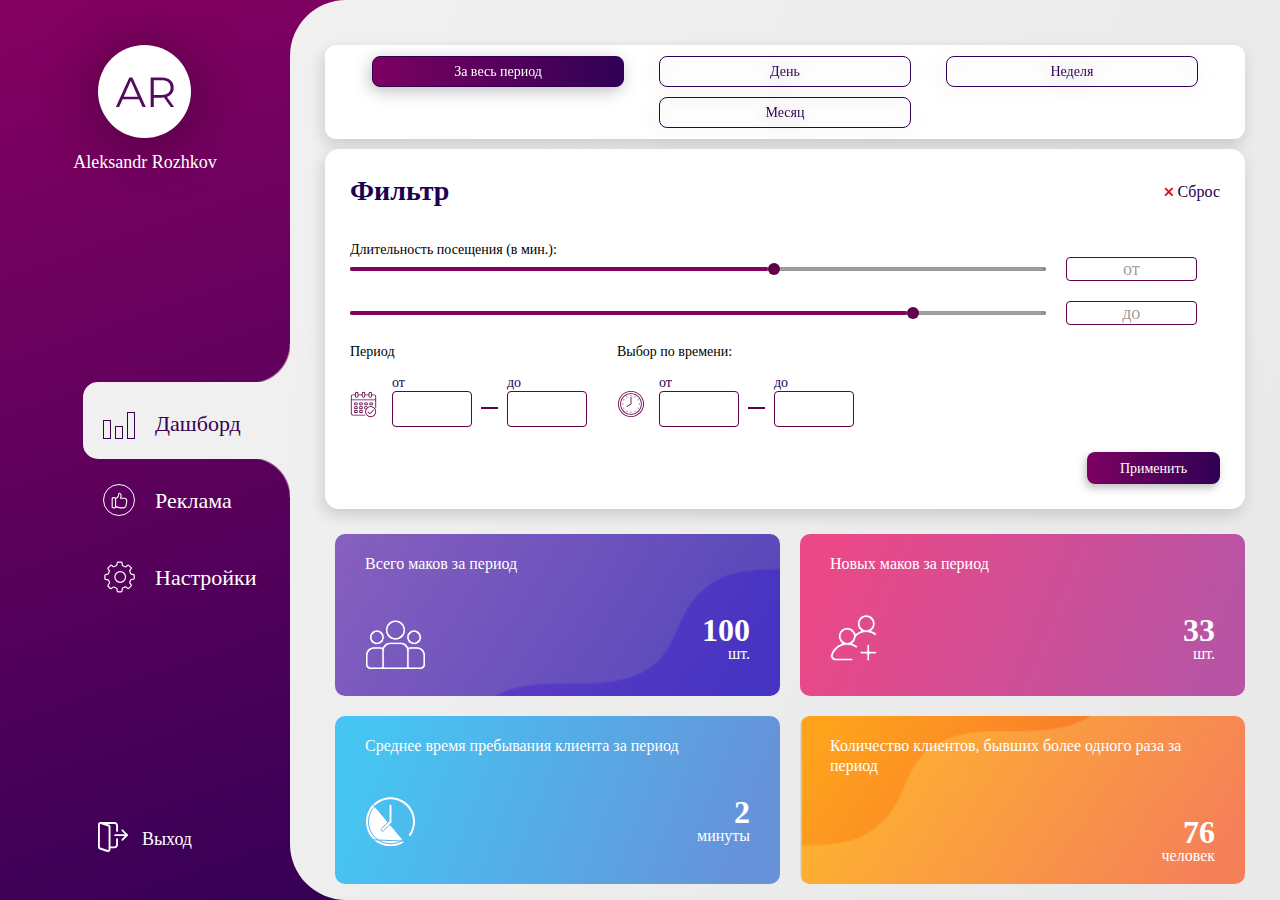
<file: dashboard.html>
<!DOCTYPE html>

<html lang="ru">

<head>
	<!-- Tittle -->
	<title>Tittle</title>

	<!-- Кодировка -->
	<meta http-equiv="Content-type" content="text/html;charset=UTF-8">

	<!-- Настройки вьюпорта для адекватного адаптива -->
	<meta name="viewport" content="width=divice-width, initial-scale=1.0, maximum-scale=1.0, user-scalable=0">

	<!-- Подключение CSS файлов -->
	<link rel="stylesheet" href="css/dashboard.css" />

</head>

<body>
	<!-- Внешняя оболочка -->
	<div class="wrapper">
		<div class="left">
			<div class="left__person person">
				<div class="person__photo">
					<img src="images/content_img/photo.svg" alt="photo">
				</div>
				<p class="person__name">Aleksandr Rozhkov</p>
			</div>
			<div class="left__menu menu">
				<a href="#" class="menu__item item-menu item-menu--active">
					<div class="item-menu__icon item-menu__icon--dashboard ">
						<svg class="dash-icon__first" width="8" height="19" viewBox="0 0 8 19" fill="none"
							xmlns="http://www.w3.org/2000/svg">
							<rect x="0.5" y="0.5" width="7" height="18" stroke="white" />
						</svg>
						<svg class="dash-icon__second" width="8" height="13" viewBox="0 0 8 13" fill="none"
							xmlns="http://www.w3.org/2000/svg">
							<rect x="0.5" y="0.5" width="7" height="12" stroke="white" />
						</svg>
						<svg class="dash-icon__third" width="8" height="27" viewBox="0 0 8 27" fill="none"
							xmlns="http://www.w3.org/2000/svg">
							<rect x="0.5" y="0.5" width="7" height="26" stroke="white" />
						</svg>
					</div>
					<p class="item-menu__name">Дашборд</p>
				</a>
				<a href="#" class="menu__item item-menu">
					<div class="item-menu__icon item-menu__icon--advertising">
						<svg width="17" height="17" viewBox="0 0 17 17" fill="none" xmlns="http://www.w3.org/2000/svg">
							<path
								d="M3.4375 16.375H2.3125C1.38212 16.375 0.625 15.6179 0.625 14.6875V6.76416C0.625 5.83379 1.38212 5.07666 2.3125 5.07666H3.4375C4.36787 5.07666 5.125 5.83379 5.125 6.76416V14.6875C5.125 15.6179 4.36787 16.375 3.4375 16.375ZM2.3125 6.20166C2.002 6.20166 1.75 6.45366 1.75 6.76416V14.6875C1.75 14.998 2.002 15.25 2.3125 15.25H3.4375C3.748 15.25 4 14.998 4 14.6875V6.76416C4 6.45366 3.748 6.20166 3.4375 6.20166H2.3125Z"
								fill="white" />
							<path
								d="M12.5264 16.375H11.3609C6.4536 16.375 4.30485 14.7347 4.21485 14.665C3.9696 14.4737 3.92685 14.1205 4.11922 13.8752C4.3116 13.63 4.66485 13.5872 4.90897 13.7796C4.92585 13.7931 6.8856 15.25 11.3609 15.25H12.5264C13.4984 15.25 14.3207 14.5536 14.4805 13.5951L15.223 9.1435C15.3186 8.5675 15.1577 7.9825 14.7797 7.537C14.4029 7.0915 13.8516 6.83612 13.2689 6.83612H9.45398C9.24585 6.83612 9.05573 6.72137 8.95785 6.53912C8.85998 6.35687 8.8701 6.13412 8.98598 5.962C8.98935 5.95638 9.5271 5.11037 9.5271 3.73C9.5271 2.27763 8.91285 1.75 8.49998 1.75C8.3166 1.75 8.10848 1.75 8.10848 3.0955C8.10848 5.629 4.96072 7.33562 4.82685 7.40762C4.5546 7.55275 4.21372 7.44925 4.06635 7.17587C3.9201 6.9025 4.0236 6.56162 4.29697 6.41537C4.32397 6.40075 6.98348 4.954 6.98348 3.09662C6.98348 2.2315 6.98347 0.625 8.49998 0.625C9.24473 0.625 10.6521 1.27413 10.6521 3.73112C10.6521 4.5535 10.4957 5.22738 10.327 5.71225H13.2677C14.1824 5.71225 15.0464 6.11275 15.637 6.81025C16.2276 7.50887 16.4807 8.42687 16.3311 9.328L15.5886 13.7796C15.34 15.2837 14.0519 16.375 12.5264 16.375Z"
								fill="white" />
						</svg>
					</div>
					<p class="item-menu__name">Реклама</p>
				</a>
				<a href="#" class="menu__item item-menu">
					<div class="item-menu__icon item-menu__icon--settings">
						<svg width="27" height="27" viewBox="0 0 27 27" fill="none" xmlns="http://www.w3.org/2000/svg">
							<path
								d="M20.892 3.64612L19.3226 4.78335C19.2418 4.84308 19.1466 4.88034 19.0467 4.89133C18.9469 4.90232 18.8458 4.88664 18.754 4.84589L16.7127 4.00435C16.6228 3.96787 16.5437 3.90902 16.483 3.83338C16.4223 3.75774 16.382 3.66783 16.3658 3.5722L15.9905 1.42852C15.9687 1.29397 15.8993 1.17173 15.795 1.08406C15.6906 0.996394 15.5582 0.949133 15.4219 0.950887H12.6584C12.5278 0.947394 12.3999 0.989023 12.2963 1.06877C12.1928 1.14851 12.1199 1.2615 12.0898 1.38872L11.561 3.50396C11.5405 3.58372 11.503 3.65807 11.451 3.72188C11.3989 3.7857 11.3337 3.83745 11.2597 3.87356L9.38323 4.81746C9.29285 4.86064 9.19266 4.87917 9.09281 4.87118C8.99296 4.86319 8.89699 4.82897 8.81462 4.77197L7.10878 3.56083C6.99736 3.48019 6.86049 3.44267 6.72353 3.45522C6.58657 3.46776 6.4588 3.52953 6.36389 3.62906L4.28845 5.75568C4.19531 5.84821 4.13706 5.97011 4.12359 6.10071C4.11011 6.2313 4.14225 6.36253 4.21453 6.47213L5.27784 8.10974C5.326 8.18387 5.35622 8.2682 5.36609 8.35605C5.37596 8.4439 5.36521 8.53284 5.3347 8.61581L4.5955 10.6571C4.56475 10.7436 4.51352 10.8214 4.44619 10.8838C4.37886 10.9461 4.29742 10.9913 4.20884 11.0154L2.01968 11.6181C1.89563 11.6514 1.78652 11.7257 1.71011 11.829C1.6337 11.9323 1.59451 12.0583 1.59891 12.1867V14.8819C1.59622 15.015 1.64027 15.1447 1.72339 15.2486C1.80651 15.3525 1.92343 15.424 2.0538 15.4505L4.27139 15.9054C4.36056 15.9228 4.44427 15.9613 4.5155 16.0177C4.58673 16.0741 4.64341 16.1467 4.68079 16.2295L5.48823 18.0207C5.52578 18.1038 5.54279 18.1947 5.53785 18.2857C5.5329 18.3768 5.50613 18.4653 5.4598 18.5438L4.24865 20.6079C4.18213 20.7189 4.15546 20.8492 4.17303 20.9774C4.19061 21.1056 4.25138 21.224 4.34531 21.313L6.28997 23.1666C6.38638 23.2606 6.51302 23.3174 6.64734 23.3267C6.78167 23.3361 6.91496 23.2975 7.02348 23.2178L8.66109 22.0294C8.74242 21.9706 8.83787 21.9344 8.93774 21.9244C9.03761 21.9144 9.13834 21.931 9.22971 21.9726L11.3563 22.9221C11.4433 22.9596 11.5196 23.0183 11.5782 23.0928C11.6368 23.1673 11.6758 23.2552 11.6918 23.3486L12.0671 25.5036C12.0889 25.6382 12.1583 25.7604 12.2627 25.8481C12.367 25.9358 12.4994 25.983 12.6357 25.9813H15.4162C15.5542 25.9826 15.688 25.9338 15.7926 25.8438C15.8972 25.7538 15.9655 25.6289 15.9848 25.4923L16.3146 23.2178C16.3283 23.123 16.3656 23.0331 16.4233 22.9565C16.481 22.88 16.557 22.8193 16.6444 22.78L18.6801 21.8588C18.7709 21.8165 18.8714 21.7989 18.9713 21.8079C19.0711 21.8169 19.1668 21.8521 19.2487 21.91L21.0341 23.1155C21.147 23.1924 21.2839 23.2262 21.4196 23.2105C21.5554 23.1949 21.6809 23.1308 21.7733 23.0302L23.7351 20.9263C23.8261 20.8306 23.8811 20.7062 23.8904 20.5744C23.8998 20.4427 23.8629 20.3117 23.7862 20.2042L22.6035 18.4983C22.5456 18.4165 22.5104 18.3208 22.5014 18.2209C22.4924 18.121 22.51 18.0206 22.5523 17.9297L23.3939 15.9794C23.4293 15.8951 23.4844 15.8206 23.5547 15.7622C23.625 15.7038 23.7083 15.6632 23.7976 15.6439L25.8787 15.206C26.0091 15.1795 26.126 15.108 26.2091 15.0041C26.2922 14.9002 26.3363 14.7705 26.3336 14.6374V12.0332C26.3363 11.9002 26.2922 11.7704 26.2091 11.6665C26.126 11.5626 26.0091 11.4911 25.8787 11.4646L23.7635 11.021C23.6703 11.0017 23.5835 10.9593 23.511 10.8977C23.4385 10.8361 23.3826 10.7573 23.3484 10.6685L22.5239 8.59306C22.4894 8.50573 22.477 8.41121 22.4879 8.31795C22.4989 8.22468 22.5327 8.13556 22.5865 8.05856L23.809 6.27312C23.8858 6.162 23.9205 6.02716 23.907 5.89276C23.8934 5.75835 23.8325 5.63316 23.7351 5.5396L21.6255 3.69161C21.5284 3.59846 21.4014 3.54277 21.2671 3.53444C21.1328 3.52611 20.9999 3.56568 20.892 3.64612Z"
								stroke="#3B0051" />
							<path
								d="M14.5 18C16.9853 18 19 15.9853 19 13.5C19 11.0147 16.9853 9 14.5 9C12.0147 9 10 11.0147 10 13.5C10 15.9853 12.0147 18 14.5 18Z"
								stroke="#3B0051" />
						</svg>

					</div>
					<p class="item-menu__name">Настройки</p>
				</a>
			</div>
			<a href="#" class="left__exit exit">
				<div class="exit__icon">
					<svg width="30" height="30" viewBox="0 0 30 30" fill="#fff" xmlns="http://www.w3.org/2000/svg">
						<g clip-path="url(#clip0)">
							<path
								d="M29.0616 14.0629H17.1869C16.6694 14.0629 16.2495 13.6429 16.2495 13.1255C16.2495 12.608 16.6694 12.188 17.1869 12.188H29.0616C29.5791 12.188 29.9991 12.608 29.9991 13.1255C29.9991 13.6429 29.5791 14.0629 29.0616 14.0629Z"
								fill="white" />
							<path
								d="M24.3743 18.7504C24.1342 18.7504 23.8943 18.6591 23.7117 18.4755C23.3455 18.1091 23.3455 17.5154 23.7117 17.1492L27.7367 13.1244L23.7117 9.09946C23.3455 8.73326 23.3455 8.13956 23.7117 7.77336C24.0781 7.40693 24.6718 7.40693 25.038 7.77336L29.7254 12.4607C30.0916 12.8269 30.0916 13.4206 29.7254 13.7868L25.038 18.4742C24.8542 18.6591 24.6143 18.7504 24.3743 18.7504Z"
								fill="white" />
							<path
								d="M9.99976 30.001C9.73221 30.001 9.47839 29.9635 9.22479 29.8848L1.70237 27.3786C0.678842 27.0211 0 26.0673 0 25.0013V2.50195C0 1.12321 1.12126 0.00195312 2.5 0.00195312C2.76732 0.00195312 3.02115 0.0394886 3.27497 0.118222L10.7972 2.6244C11.8209 2.9819 12.4995 3.93562 12.4995 5.00172V27.501C12.4995 28.8798 11.3785 30.001 9.99976 30.001ZM2.5 1.87689C2.15623 1.87689 1.87494 2.15818 1.87494 2.50195V25.0013C1.87494 25.2674 2.05369 25.5148 2.30866 25.6036L9.79584 28.0986C9.84962 28.116 9.91966 28.1261 9.99976 28.1261C10.3435 28.1261 10.6246 27.8448 10.6246 27.501V5.00172C10.6246 4.73554 10.4458 4.48813 10.1909 4.39932L2.7037 1.90436C2.64991 1.88697 2.57988 1.87689 2.5 1.87689Z"
								fill="white" />
							<path
								d="M19.0619 10.0007C18.5444 10.0007 18.1244 9.58076 18.1244 9.06327V3.43845C18.1244 2.57719 17.4233 1.87592 16.5621 1.87592H2.50003C1.98255 1.87592 1.56256 1.45593 1.56256 0.938447C1.56256 0.420962 1.98255 0.000976562 2.50003 0.000976562H16.5621C18.4583 0.000976562 19.9993 1.54222 19.9993 3.43845V9.06327C19.9993 9.58076 19.5793 10.0007 19.0619 10.0007Z"
								fill="white" />
							<path
								d="M16.562 26.2503H11.562C11.0446 26.2503 10.6246 25.8303 10.6246 25.3128C10.6246 24.7953 11.0446 24.3753 11.562 24.3753H16.562C17.4233 24.3753 18.1243 23.674 18.1243 22.8128V17.188C18.1243 16.6705 18.5443 16.2505 19.0618 16.2505C19.5793 16.2505 19.9993 16.6705 19.9993 17.188V22.8128C19.9993 24.709 18.4583 26.2503 16.562 26.2503Z"
								fill="white" />
						</g>
						<defs>
							<clipPath id="clip0">
								<rect width="30" height="30" fill="white" />
							</clipPath>
						</defs>
					</svg>

				</div>
				<p class="exit__text">Выход</p>
			</a>
		</div>

		<div class="content">
			<div class="content__head head-content">
				<a href="#" class="head-content__link head-content__link--active">За весь период</a>
				<a href="#" class="head-content__link">День</a>
				<a href="#" class="head-content__link">Неделя</a>
				<a href="#" class="head-content__link">Месяц</a>
			</div>
			<div class="content__row-flex">
				<form action="post" class="content__form">
					<div class="content__subhead">
						<p class="content__subtitle">Фильтр</p>
						<a href="#" class="content__cancel">Сброс</a>
					</div>
					<p class="content__label content__label--m">Длительность посещения (в мин.):</p>
					<div class="content__scale-wrapper">
						<div class="content__scale content__scale--f">
							<div class="content__scale-value" style="width:60%;"></div>
							<div class="content__scale-ball" style="left:60%;"></div>
						</div>
						<input type="text" class="content__input" placeholder="от">
					</div>
					<div class="content__scale-wrapper">
						<div class="content__scale content__scale--s">
							<div class="content__scale-value" style="width:80%;"></div>
							<div class="content__scale-ball" style="left:80%;"></div>
						</div>
						<input type="text" class="content__input" placeholder="до">
					</div>
					<div class="content__date-wrapper">
						<div class="content__date-block">
							<p class="content__date-label">Период</p>
							<div class="content__date">
								<div class="content__date-img">
									<img src="images/system_img/calendar-icon.svg" alt="">
								</div>
								<div class="content__date-first">
									<p>от</p>
									<input type="text" class="content__input-date" disabled>
								</div>
								<div class="content__hyphen"></div>
								<div class="content__date-first">
									<p>до</p>
									<input type="text" class="content__input-date" disabled>
								</div>
							</div>
						</div>
						<div class="content__date-block">
							<p class="content__date-label">Выбор по времени:</p>
							<div class="content__date">
								<div class="content__date-img">
									<img src="images/system_img/time-icon.svg" alt="">
								</div>
								<div class="content__date-first">
									<p>от</p>
									<input type="text" class="content__input-date" disabled>
								</div>
								<div class="content__hyphen"></div>
								<div class="content__date-first">
									<p>до</p>
									<input type="text" class="content__input-date" disabled>
								</div>
							</div>
						</div>
					</div>
					<button type="submit" class="content__btn">Применить</button>
				</form>
				<div class="content__items">
					<div class="content__items-row">
						<div class="content__item item-dash item-dash--bg1">
							<p class="item-dash__text">Всего маков за период</p>
							<div class="item-dash__body">
								<div class="item-dash__img">
									<img src="images/system_img/item-dash/01.svg" alt="">
								</div>
								<div class="item-dash__state">
									<p class="item-dash__value">100</p>
									<p class="item-dash__label">шт.</p>
								</div>
							</div>
						</div>
						<div class="content__item item-dash item-dash--bg2">
							<p class="item-dash__text">Новых маков за период</p>
							<div class="item-dash__body">
								<div class="item-dash__img">
									<img src="images/system_img/item-dash/02.svg" alt="">
								</div>
								<div class="item-dash__state">
									<p class="item-dash__value">33</p>
									<p class="item-dash__label">шт.</p>
								</div>
							</div>
						</div>
					</div>
					<div class="content__items-row">
						<div class="content__item item-dash item-dash--bg3">
							<p class="item-dash__text">Среднее время пребывания клиента за период </p>
							<div class="item-dash__body">
								<div class="item-dash__img">
									<img src="images/system_img/item-dash/03.svg" alt="">
								</div>
								<div class="item-dash__state">
									<p class="item-dash__value">2</p>
									<p class="item-dash__label">минуты</p>
								</div>
							</div>
						</div>
						<div class="content__item item-dash item-dash--bg4">
							<p class="item-dash__text">Количество клиентов, бывших более одного раза за период</p>
							<div class="item-dash__body">
								<div class="item-dash__img">
								</div>
								<div class="item-dash__state">
									<p class="item-dash__value">76</p>
									<p class="item-dash__label">человек</p>
								</div>
							</div>
						</div>
					</div>
				</div>
			</div>
			<div class="content__chart chart">
				<div class="chart__head">
					<div class="chart__links">
						<a href="#" class="chart__link chart__link--active">Все mac адреса</a>
						<a href="#" class="chart__link">Клиенты</a>
						<a href="#" class="chart__link">Прохожие</a>
					</div>
				</div>
				<div class="chart__label">
					<div class="chart__ball">
						<img src="images/system_img/chart-ball.svg" alt="">
					</div>
					<p>Все мак адреса</p>
				</div>
				<p class="chart__os-y">Общее кол-во</p>
				<div class="chart__wrapper"></div>
				<p class="chart__os-x">Время</p>
			</div>
		</div>
	</div>


</body>

</html>
</file>
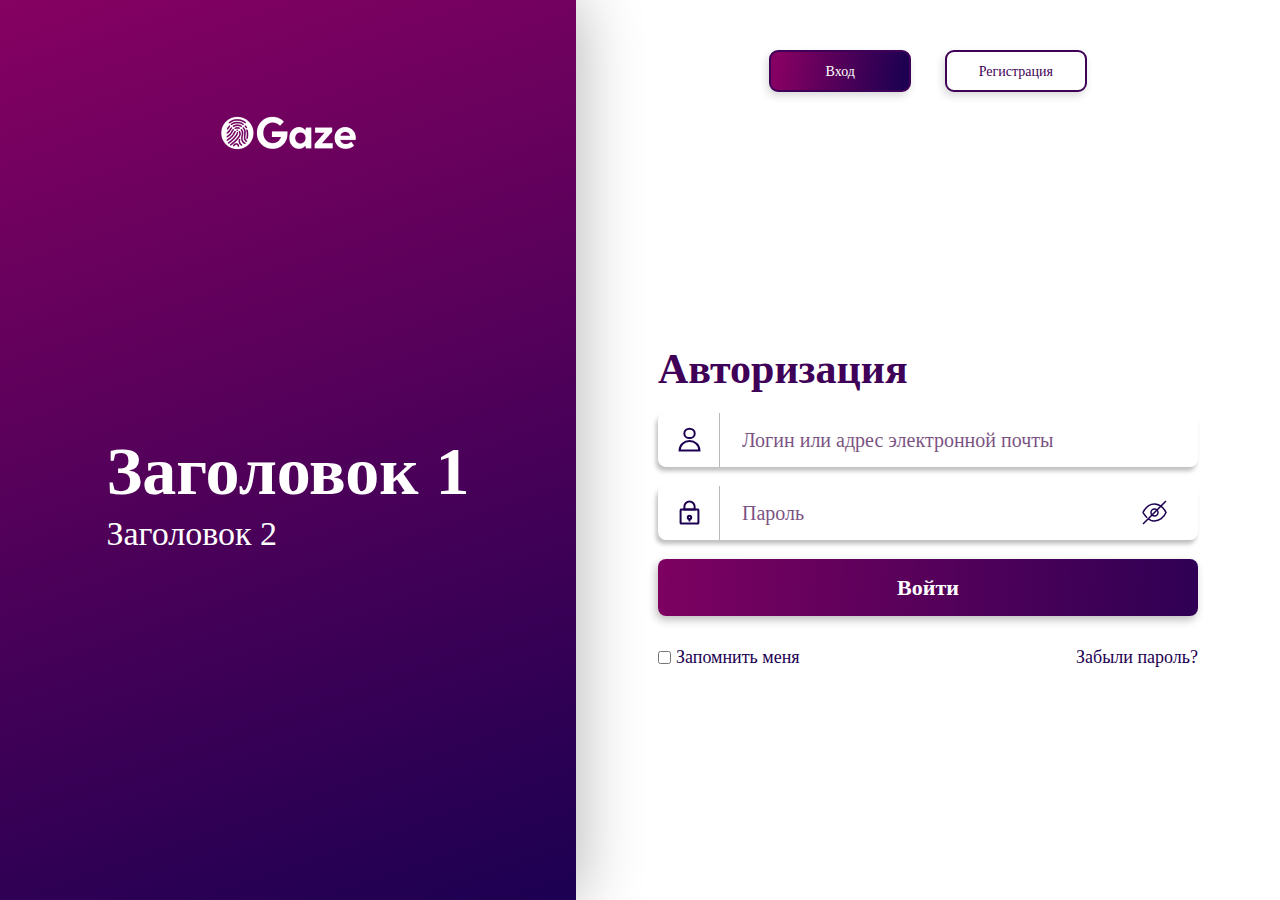
<file: login.html>
<!DOCTYPE html>

<html lang="ru">

<head>
	<!-- Tittle -->
	<title>Tittle</title>

	<!-- Кодировка -->
	<meta http-equiv="Content-type" content="text/html;charset=UTF-8">

	<!-- Настройки вьюпорта для адекватного адаптива -->
	<meta name="viewport" content="width=divice-width, initial-scale=1.0, maximum-scale=1.0, user-scalable=0">

	<!-- Подключение CSS файлов -->
	<link rel="stylesheet" href="css/style.css" />

</head>

<body>
	<!-- Внешняя оболочка -->
	<div class="wrapper">
		<div class="head">
			<a href="#" class="head__logo">
				<img src="images/system_img/logo_white.png" alt="logo">
			</a>
			<div class="head__body">
				<h1 class="head__title title">Заголовок 1</h1>
				<h2 class="head__subtitle subtitle">Заголовок 2</h2>
			</div>
		</div>
		<div class="main">
			<div class="main__buttons">
				<a href="#" class="main__btn main__btn--active">Вход</a>
				<a href="#" class="main__btn">Регистрация</a>
			</div>
			<div class="main__body body-main">
				<p class="body-main__title">Авторизация</p>
				<form action="" class="body-main__form">
					<input type="text" class="body-main__input input-text input-login"
						placeholder="Логин или адрес электронной почты">
					<div class="password-field">
						<input type="password" class="body-main__input input-password" placeholder="Пароль">
						<a href="#" class="password-field__link"></a>
					</div>
					<button name="submit" class="body-main__btn">Войти</button>
					<div class="body-main__row">
						<input type="checkbox" id="remember-me" name="remember-me" value="remember">
						<label class="body-main__label" for="remember-me">Запомнить меня</label>
						<a href="#" class="body-main__forget">Забыли пароль?</a>
					</div>
				</form>
			</div>
		</div>
	</div>


	<!-- Подключение JS файлов -->
	<!-- Jquery -->
	<script src="js/jquery-3.5.0.min.js"></script>

	<!-- Main script file -->
	<script src="js/script.js"></script>
</body>

</html>
</file>
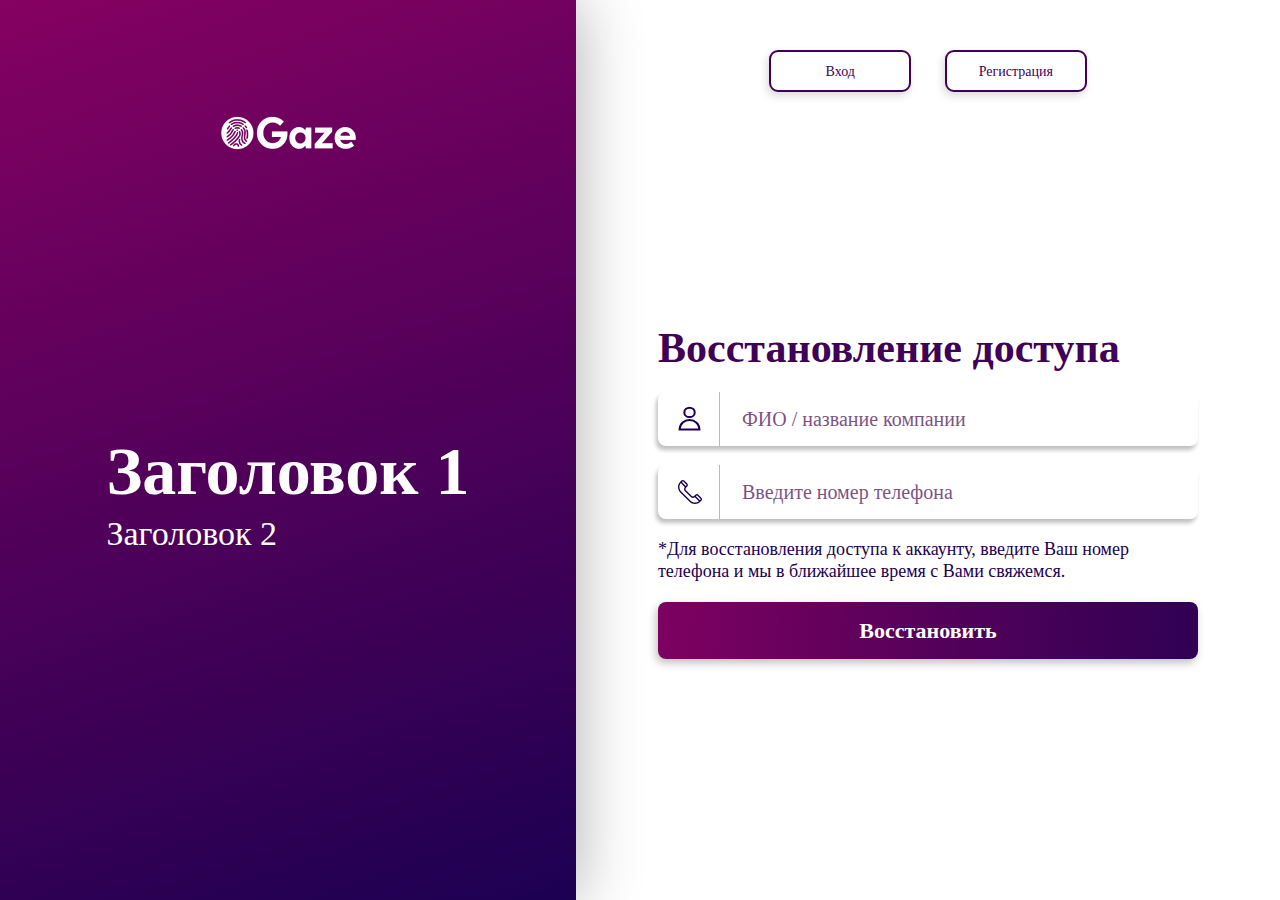
<file: recovery.html>
<!DOCTYPE html>

<html lang="ru">

<head>
	<!-- Tittle -->
	<title>Tittle</title>

	<!-- Кодировка -->
	<meta http-equiv="Content-type" content="text/html;charset=UTF-8">

	<!-- Настройки вьюпорта для адекватного адаптива -->
	<meta name="viewport" content="width=divice-width, initial-scale=1.0, maximum-scale=1.0, user-scalable=0">

	<!-- Подключение CSS файлов -->
	<link rel="stylesheet" href="css/style.css" />

</head>

<body>
	<!-- Внешняя оболочка -->
	<div class="wrapper">
		<div class="head">
			<a href="#" class="head__logo">
				<img src="images/system_img/logo_white.png" alt="logo">
			</a>
			<div class="head__body">
				<h1 class="head__title title">Заголовок 1</h1>
				<h2 class="head__subtitle subtitle">Заголовок 2</h2>
			</div>
		</div>
		<div class="main">
			<div class="main__buttons">
				<a href="#" class="main__btn">Вход</a>
				<a href="#" class="main__btn">Регистрация</a>
			</div>
			<div class="main__body body-main">
				<p class="body-main__title">Восстановление доступа</p>
				<form action="" class="body-main__form">
					<input type="text" class="body-main__input input-text input-login" placeholder="ФИО / название компании">
					<input type="text" class="body-main__input input-text input-phone" placeholder="Введите номер телефона">
					<p class="body-main__text">*Для восстановления доступа к аккаунту, введите Ваш номер телефона и мы в
						ближайшее время с Вами свяжемся.</p>
					<button name="submit" class="body-main__btn">Восстановить</button>

				</form>
			</div>
		</div>
	</div>


	<!-- Подключение JS файлов -->
	<!-- Jquery -->
	<script src="js/jquery-3.5.0.min.js"></script>

	<!-- Main script file -->
	<script src="js/script.js"></script>
</body>

</html>
</file>
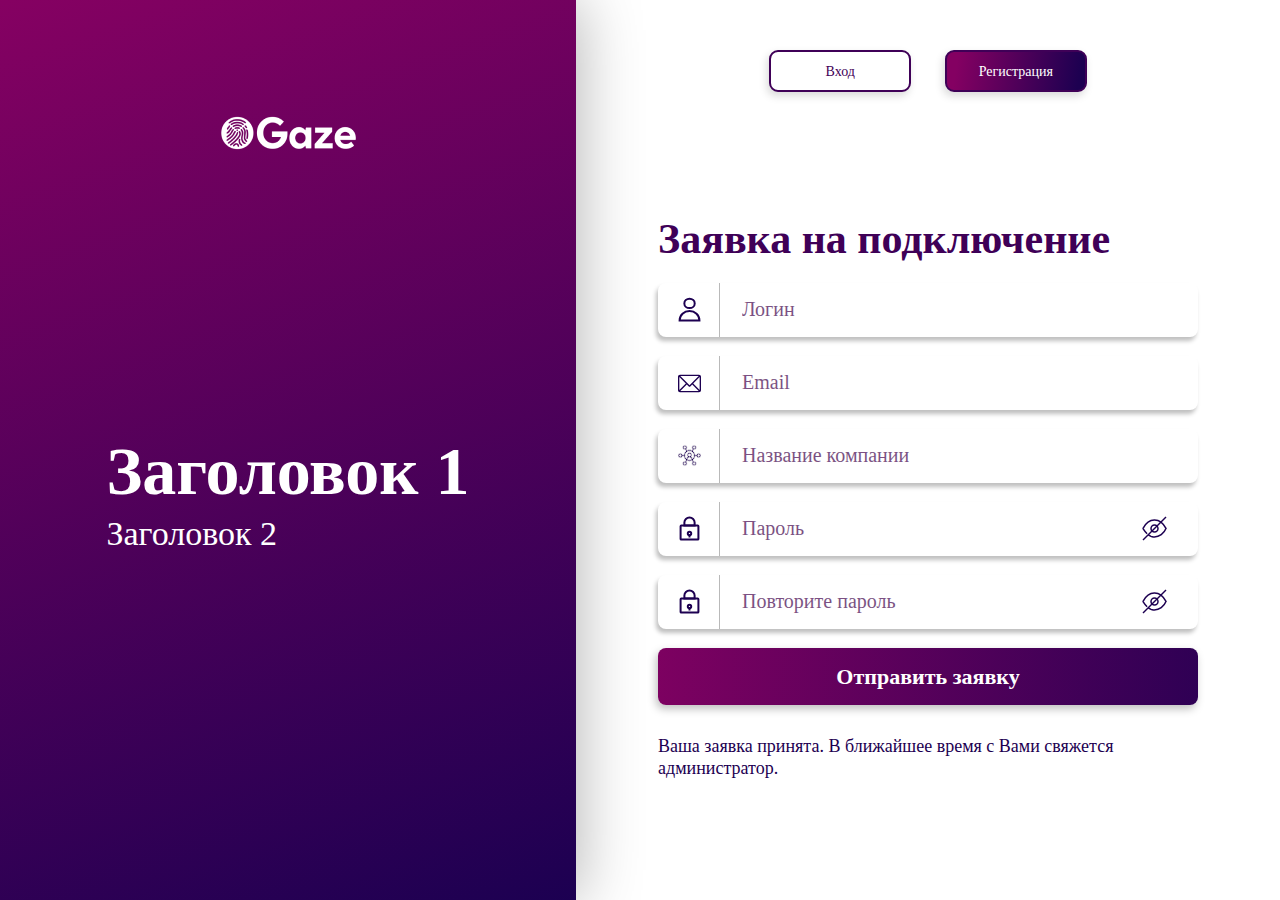
<file: request.html>
<!DOCTYPE html>

<html lang="ru">

<head>
	<!-- Tittle -->
	<title>Tittle</title>

	<!-- Кодировка -->
	<meta http-equiv="Content-type" content="text/html;charset=UTF-8">

	<!-- Настройки вьюпорта для адекватного адаптива -->
	<meta name="viewport" content="width=divice-width, initial-scale=1.0, maximum-scale=1.0, user-scalable=0">

	<!-- Подключение CSS файлов -->
	<link rel="stylesheet" href="css/style.css" />

</head>

<body>
	<!-- Внешняя оболочка -->
	<div class="wrapper">
		<div class="head">
			<a href="#" class="head__logo">
				<img src="images/system_img/logo_white.png" alt="logo">
			</a>
			<div class="head__body">
				<h1 class="head__title title">Заголовок 1</h1>
				<h2 class="head__subtitle subtitle">Заголовок 2</h2>
			</div>
		</div>
		<div class="main">
			<div class="main__buttons">
				<a href="#" class="main__btn">Вход</a>
				<a href="#" class="main__btn main__btn--active">Регистрация</a>
			</div>
			<div class="main__body body-main">
				<p class="body-main__title">Заявка на подключение</p>
				<form action="" class="body-main__form">
					<input type="text" class="body-main__input input-text input-login" placeholder="Логин">
					<input type="text" class="body-main__input input-text input-email" placeholder="Email">
					<input type="text" class="body-main__input input-text input-company" placeholder="Название компании">
					<div class="password-field">
						<input type="password" class="body-main__input input-password" placeholder="Пароль">
						<a href="#" class="password-field__link"></a>
					</div>
					<div class="password-field">
						<input type="password" class="body-main__input input-password" placeholder="Повторите пароль">
						<a href="#" class="password-field__link"></a>
					</div>
					<button name="submit" class="body-main__btn">Отправить заявку</button>
					<p class="body-main__text">Ваша заявка принята. В ближайшее время с Вами свяжется администратор.</p>
				</form>
			</div>
		</div>
	</div>


	<!-- Подключение JS файлов -->
	<!-- Jquery -->
	<script src="js/jquery-3.5.0.min.js"></script>

	<!-- Main script file -->
	<script src="js/script.js"></script>
</body>

</html>
</file>
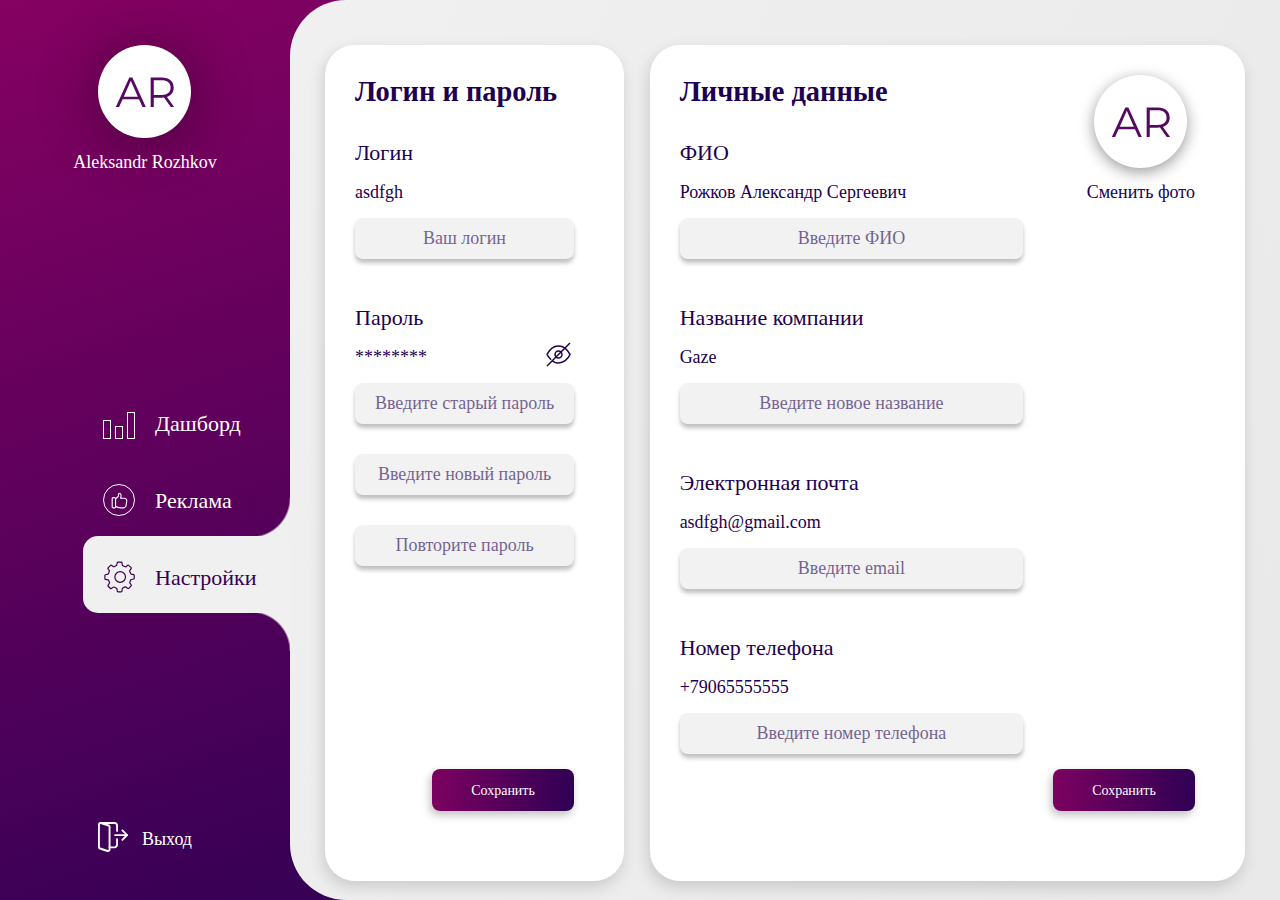
<file: settings-edit.html>
<!DOCTYPE html>

<html lang="ru">

<head>
	<!-- Tittle -->
	<title>Tittle</title>

	<!-- Кодировка -->
	<meta http-equiv="Content-type" content="text/html;charset=UTF-8">

	<!-- Настройки вьюпорта для адекватного адаптива -->
	<meta name="viewport" content="width=divice-width, initial-scale=1.0, maximum-scale=1.0, user-scalable=0">

	<!-- Подключение CSS файлов -->
	<link rel="stylesheet" href="css/settings-edit.css" />

</head>
<div class="wrapper">
	<div class="left">
		<div class="left__person person">
			<div class="person__photo">
				<img src="images/content_img/photo.svg" alt="photo">
			</div>
			<p class="person__name">Aleksandr Rozhkov</p>
		</div>
		<div class="left__menu menu">
			<a href="#" class="menu__item item-menu">
				<div class="item-menu__icon item-menu__icon--dashboard">
					<svg class="dash-icon__first" width="8" height="19" viewBox="0 0 8 19" fill="none"
						xmlns="http://www.w3.org/2000/svg">
						<rect x="0.5" y="0.5" width="7" height="18" stroke="white" />
					</svg>
					<svg class="dash-icon__second" width="8" height="13" viewBox="0 0 8 13" fill="none"
						xmlns="http://www.w3.org/2000/svg">
						<rect x="0.5" y="0.5" width="7" height="12" stroke="white" />
					</svg>
					<svg class="dash-icon__third" width="8" height="27" viewBox="0 0 8 27" fill="none"
						xmlns="http://www.w3.org/2000/svg">
						<rect x="0.5" y="0.5" width="7" height="26" stroke="white" />
					</svg>
				</div>
				<p class="item-menu__name">Дашборд</p>
			</a>
			<a href="#" class="menu__item item-menu ">
				<div class="item-menu__icon item-menu__icon--advertising">
					<svg width="17" height="17" viewBox="0 0 17 17" fill="none" xmlns="http://www.w3.org/2000/svg">
						<path
							d="M3.4375 16.375H2.3125C1.38212 16.375 0.625 15.6179 0.625 14.6875V6.76416C0.625 5.83379 1.38212 5.07666 2.3125 5.07666H3.4375C4.36787 5.07666 5.125 5.83379 5.125 6.76416V14.6875C5.125 15.6179 4.36787 16.375 3.4375 16.375ZM2.3125 6.20166C2.002 6.20166 1.75 6.45366 1.75 6.76416V14.6875C1.75 14.998 2.002 15.25 2.3125 15.25H3.4375C3.748 15.25 4 14.998 4 14.6875V6.76416C4 6.45366 3.748 6.20166 3.4375 6.20166H2.3125Z"
							fill="white" />
						<path
							d="M12.5264 16.375H11.3609C6.4536 16.375 4.30485 14.7347 4.21485 14.665C3.9696 14.4737 3.92685 14.1205 4.11922 13.8752C4.3116 13.63 4.66485 13.5872 4.90897 13.7796C4.92585 13.7931 6.8856 15.25 11.3609 15.25H12.5264C13.4984 15.25 14.3207 14.5536 14.4805 13.5951L15.223 9.1435C15.3186 8.5675 15.1577 7.9825 14.7797 7.537C14.4029 7.0915 13.8516 6.83612 13.2689 6.83612H9.45398C9.24585 6.83612 9.05573 6.72137 8.95785 6.53912C8.85998 6.35687 8.8701 6.13412 8.98598 5.962C8.98935 5.95638 9.5271 5.11037 9.5271 3.73C9.5271 2.27763 8.91285 1.75 8.49998 1.75C8.3166 1.75 8.10848 1.75 8.10848 3.0955C8.10848 5.629 4.96072 7.33562 4.82685 7.40762C4.5546 7.55275 4.21372 7.44925 4.06635 7.17587C3.9201 6.9025 4.0236 6.56162 4.29697 6.41537C4.32397 6.40075 6.98348 4.954 6.98348 3.09662C6.98348 2.2315 6.98347 0.625 8.49998 0.625C9.24473 0.625 10.6521 1.27413 10.6521 3.73112C10.6521 4.5535 10.4957 5.22738 10.327 5.71225H13.2677C14.1824 5.71225 15.0464 6.11275 15.637 6.81025C16.2276 7.50887 16.4807 8.42687 16.3311 9.328L15.5886 13.7796C15.34 15.2837 14.0519 16.375 12.5264 16.375Z"
							fill="white" />
					</svg>
				</div>
				<p class="item-menu__name">Реклама</p>
			</a>
			<a href="#" class="menu__item item-menu  item-menu--active">
				<div class="item-menu__icon item-menu__icon--settings">
					<svg width="27" height="27" viewBox="0 0 27 27" fill="none" xmlns="http://www.w3.org/2000/svg">
						<path
							d="M20.892 3.64612L19.3226 4.78335C19.2418 4.84308 19.1466 4.88034 19.0467 4.89133C18.9469 4.90232 18.8458 4.88664 18.754 4.84589L16.7127 4.00435C16.6228 3.96787 16.5437 3.90902 16.483 3.83338C16.4223 3.75774 16.382 3.66783 16.3658 3.5722L15.9905 1.42852C15.9687 1.29397 15.8993 1.17173 15.795 1.08406C15.6906 0.996394 15.5582 0.949133 15.4219 0.950887H12.6584C12.5278 0.947394 12.3999 0.989023 12.2963 1.06877C12.1928 1.14851 12.1199 1.2615 12.0898 1.38872L11.561 3.50396C11.5405 3.58372 11.503 3.65807 11.451 3.72188C11.3989 3.7857 11.3337 3.83745 11.2597 3.87356L9.38323 4.81746C9.29285 4.86064 9.19266 4.87917 9.09281 4.87118C8.99296 4.86319 8.89699 4.82897 8.81462 4.77197L7.10878 3.56083C6.99736 3.48019 6.86049 3.44267 6.72353 3.45522C6.58657 3.46776 6.4588 3.52953 6.36389 3.62906L4.28845 5.75568C4.19531 5.84821 4.13706 5.97011 4.12359 6.10071C4.11011 6.2313 4.14225 6.36253 4.21453 6.47213L5.27784 8.10974C5.326 8.18387 5.35622 8.2682 5.36609 8.35605C5.37596 8.4439 5.36521 8.53284 5.3347 8.61581L4.5955 10.6571C4.56475 10.7436 4.51352 10.8214 4.44619 10.8838C4.37886 10.9461 4.29742 10.9913 4.20884 11.0154L2.01968 11.6181C1.89563 11.6514 1.78652 11.7257 1.71011 11.829C1.6337 11.9323 1.59451 12.0583 1.59891 12.1867V14.8819C1.59622 15.015 1.64027 15.1447 1.72339 15.2486C1.80651 15.3525 1.92343 15.424 2.0538 15.4505L4.27139 15.9054C4.36056 15.9228 4.44427 15.9613 4.5155 16.0177C4.58673 16.0741 4.64341 16.1467 4.68079 16.2295L5.48823 18.0207C5.52578 18.1038 5.54279 18.1947 5.53785 18.2857C5.5329 18.3768 5.50613 18.4653 5.4598 18.5438L4.24865 20.6079C4.18213 20.7189 4.15546 20.8492 4.17303 20.9774C4.19061 21.1056 4.25138 21.224 4.34531 21.313L6.28997 23.1666C6.38638 23.2606 6.51302 23.3174 6.64734 23.3267C6.78167 23.3361 6.91496 23.2975 7.02348 23.2178L8.66109 22.0294C8.74242 21.9706 8.83787 21.9344 8.93774 21.9244C9.03761 21.9144 9.13834 21.931 9.22971 21.9726L11.3563 22.9221C11.4433 22.9596 11.5196 23.0183 11.5782 23.0928C11.6368 23.1673 11.6758 23.2552 11.6918 23.3486L12.0671 25.5036C12.0889 25.6382 12.1583 25.7604 12.2627 25.8481C12.367 25.9358 12.4994 25.983 12.6357 25.9813H15.4162C15.5542 25.9826 15.688 25.9338 15.7926 25.8438C15.8972 25.7538 15.9655 25.6289 15.9848 25.4923L16.3146 23.2178C16.3283 23.123 16.3656 23.0331 16.4233 22.9565C16.481 22.88 16.557 22.8193 16.6444 22.78L18.6801 21.8588C18.7709 21.8165 18.8714 21.7989 18.9713 21.8079C19.0711 21.8169 19.1668 21.8521 19.2487 21.91L21.0341 23.1155C21.147 23.1924 21.2839 23.2262 21.4196 23.2105C21.5554 23.1949 21.6809 23.1308 21.7733 23.0302L23.7351 20.9263C23.8261 20.8306 23.8811 20.7062 23.8904 20.5744C23.8998 20.4427 23.8629 20.3117 23.7862 20.2042L22.6035 18.4983C22.5456 18.4165 22.5104 18.3208 22.5014 18.2209C22.4924 18.121 22.51 18.0206 22.5523 17.9297L23.3939 15.9794C23.4293 15.8951 23.4844 15.8206 23.5547 15.7622C23.625 15.7038 23.7083 15.6632 23.7976 15.6439L25.8787 15.206C26.0091 15.1795 26.126 15.108 26.2091 15.0041C26.2922 14.9002 26.3363 14.7705 26.3336 14.6374V12.0332C26.3363 11.9002 26.2922 11.7704 26.2091 11.6665C26.126 11.5626 26.0091 11.4911 25.8787 11.4646L23.7635 11.021C23.6703 11.0017 23.5835 10.9593 23.511 10.8977C23.4385 10.8361 23.3826 10.7573 23.3484 10.6685L22.5239 8.59306C22.4894 8.50573 22.477 8.41121 22.4879 8.31795C22.4989 8.22468 22.5327 8.13556 22.5865 8.05856L23.809 6.27312C23.8858 6.162 23.9205 6.02716 23.907 5.89276C23.8934 5.75835 23.8325 5.63316 23.7351 5.5396L21.6255 3.69161C21.5284 3.59846 21.4014 3.54277 21.2671 3.53444C21.1328 3.52611 20.9999 3.56568 20.892 3.64612Z"
							stroke="#3B0051" />
						<path
							d="M14.5 18C16.9853 18 19 15.9853 19 13.5C19 11.0147 16.9853 9 14.5 9C12.0147 9 10 11.0147 10 13.5C10 15.9853 12.0147 18 14.5 18Z"
							stroke="#3B0051" />
					</svg>

				</div>
				<p class="item-menu__name">Настройки</p>
			</a>
		</div>
		<a href="#" class="left__exit exit">
			<div class="exit__icon">
				<svg width="30" height="30" viewBox="0 0 30 30" fill="#fff" xmlns="http://www.w3.org/2000/svg">
					<g clip-path="url(#clip0)">
						<path
							d="M29.0616 14.0629H17.1869C16.6694 14.0629 16.2495 13.6429 16.2495 13.1255C16.2495 12.608 16.6694 12.188 17.1869 12.188H29.0616C29.5791 12.188 29.9991 12.608 29.9991 13.1255C29.9991 13.6429 29.5791 14.0629 29.0616 14.0629Z"
							fill="white" />
						<path
							d="M24.3743 18.7504C24.1342 18.7504 23.8943 18.6591 23.7117 18.4755C23.3455 18.1091 23.3455 17.5154 23.7117 17.1492L27.7367 13.1244L23.7117 9.09946C23.3455 8.73326 23.3455 8.13956 23.7117 7.77336C24.0781 7.40693 24.6718 7.40693 25.038 7.77336L29.7254 12.4607C30.0916 12.8269 30.0916 13.4206 29.7254 13.7868L25.038 18.4742C24.8542 18.6591 24.6143 18.7504 24.3743 18.7504Z"
							fill="white" />
						<path
							d="M9.99976 30.001C9.73221 30.001 9.47839 29.9635 9.22479 29.8848L1.70237 27.3786C0.678842 27.0211 0 26.0673 0 25.0013V2.50195C0 1.12321 1.12126 0.00195312 2.5 0.00195312C2.76732 0.00195312 3.02115 0.0394886 3.27497 0.118222L10.7972 2.6244C11.8209 2.9819 12.4995 3.93562 12.4995 5.00172V27.501C12.4995 28.8798 11.3785 30.001 9.99976 30.001ZM2.5 1.87689C2.15623 1.87689 1.87494 2.15818 1.87494 2.50195V25.0013C1.87494 25.2674 2.05369 25.5148 2.30866 25.6036L9.79584 28.0986C9.84962 28.116 9.91966 28.1261 9.99976 28.1261C10.3435 28.1261 10.6246 27.8448 10.6246 27.501V5.00172C10.6246 4.73554 10.4458 4.48813 10.1909 4.39932L2.7037 1.90436C2.64991 1.88697 2.57988 1.87689 2.5 1.87689Z"
							fill="white" />
						<path
							d="M19.0619 10.0007C18.5444 10.0007 18.1244 9.58076 18.1244 9.06327V3.43845C18.1244 2.57719 17.4233 1.87592 16.5621 1.87592H2.50003C1.98255 1.87592 1.56256 1.45593 1.56256 0.938447C1.56256 0.420962 1.98255 0.000976562 2.50003 0.000976562H16.5621C18.4583 0.000976562 19.9993 1.54222 19.9993 3.43845V9.06327C19.9993 9.58076 19.5793 10.0007 19.0619 10.0007Z"
							fill="white" />
						<path
							d="M16.562 26.2503H11.562C11.0446 26.2503 10.6246 25.8303 10.6246 25.3128C10.6246 24.7953 11.0446 24.3753 11.562 24.3753H16.562C17.4233 24.3753 18.1243 23.674 18.1243 22.8128V17.188C18.1243 16.6705 18.5443 16.2505 19.0618 16.2505C19.5793 16.2505 19.9993 16.6705 19.9993 17.188V22.8128C19.9993 24.709 18.4583 26.2503 16.562 26.2503Z"
							fill="white" />
					</g>
					<defs>
						<clipPath id="clip0">
							<rect width="30" height="30" fill="white" />
						</clipPath>
					</defs>
				</svg>

			</div>
			<p class="exit__text">Выход</p>
		</a>
	</div>


	<div class="content">
		<div class="content__row">
			<form class="content__column content__column--small item-content">
				<div class="item-content__wrapper">
					<div class="item-content__title">Логин и пароль</div>
					<p class="item-content__label">Логин</p>
					<p class="item-content__value">asdfgh</p>
					<input type="text" class="item-content__input" placeholder="Ваш логин">
					<p class="item-content__label">Пароль</p>
					<div class="item-content__password">
						<p class="item-content__value">********</p>
						<a href="#" class="item-content__password-activator"></a>
					</div>
					<input type="password" class="item-content__input" placeholder="Введите старый пароль">
					<input type="password" class="item-content__input" placeholder="Введите новый пароль">
					<input type="password" class="item-content__input" placeholder="Повторите пароль">
				</div>
				<button type="submit" class="item-content__btn">Сохранить</button>
			</form>
			<div class="content__column content__column--big item-content">

				<div class="item-content__title">Личные данные</div>
				<div class="item-content__avatar">
					<div class="item-content__photo">
						<img src="images/content_img/photo.svg" alt="">
					</div>
					<a href="#" class="item-content__value">Сменить фото</a>
				</div>
				<div class="item-content__wrapper ">

					<p class="item-content__label">ФИО</p>
					<p class="item-content__value">Рожков Александр Сергеевич</p>
					<input type="text" class="item-content__input" placeholder="Введите ФИО">
					<p class="item-content__label">Название компании</p>
					<p class="item-content__value">Gaze</p>
					<input type="text" class="item-content__input" placeholder="Введите новое название">
					<p class="item-content__label">Электронная почта</p>
					<p class="item-content__value">asdfgh@gmail.com</p>
					<input type="text" class="item-content__input" placeholder="Введите email">


					<p class="item-content__label">Номер телефона</p>
					<p class="item-content__value">+79065555555</p>
					<input type="text" class="item-content__input" placeholder="Введите номер телефона">
				</div>
				<button type="submit" class="item-content__btn">Сохранить</button>
			</div>
		</div>
	</div>
</div>

</body>

</html>
</file>
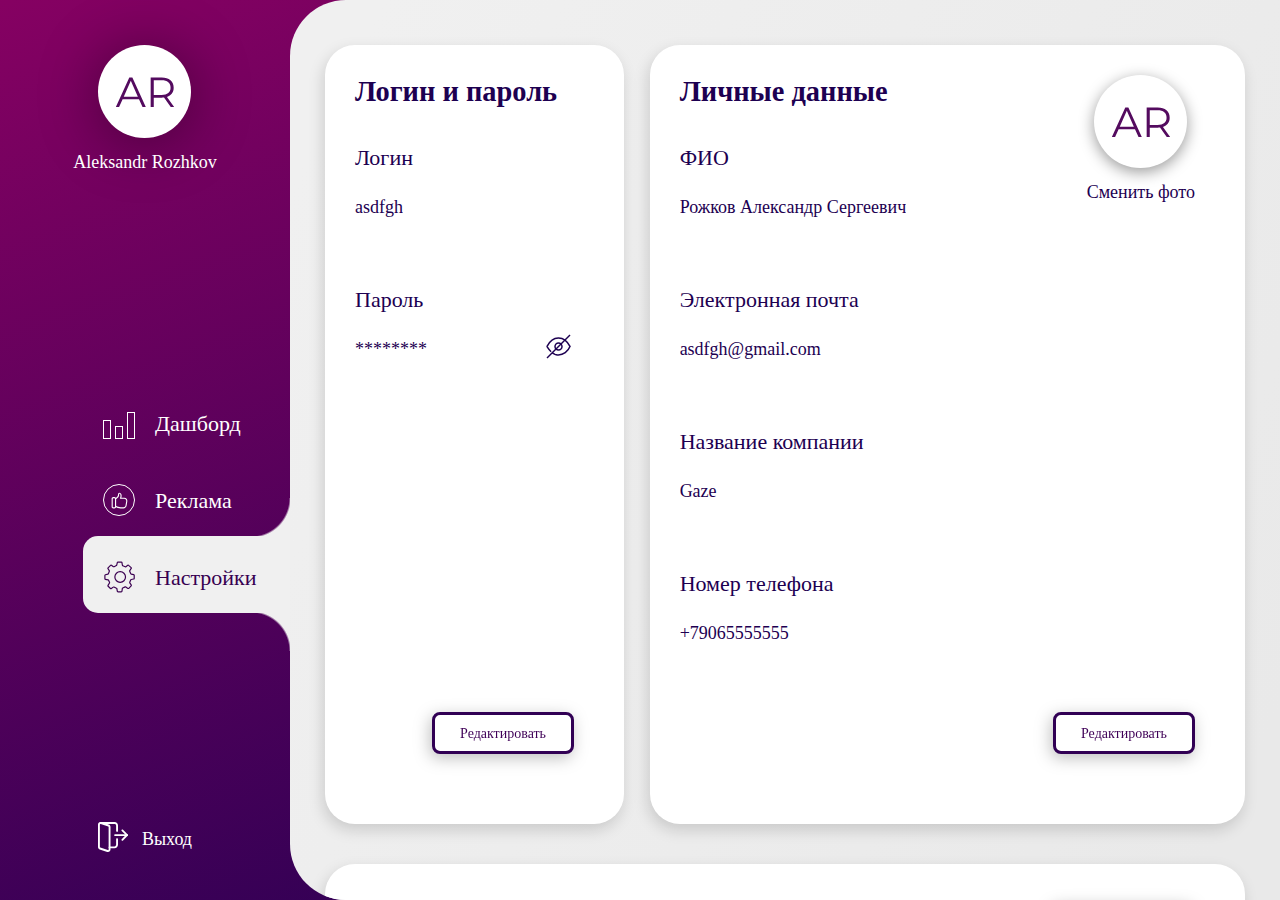
<file: settings.html>
<!DOCTYPE html>

<html lang="ru">

<head>
	<!-- Tittle -->
	<title>Tittle</title>

	<!-- Кодировка -->
	<meta http-equiv="Content-type" content="text/html;charset=UTF-8">

	<!-- Настройки вьюпорта для адекватного адаптива -->
	<meta name="viewport" content="width=divice-width, initial-scale=1.0, maximum-scale=1.0, user-scalable=0">

	<!-- Подключение CSS файлов -->
	<link rel="stylesheet" href="css/settings.css" />

</head>

<body>
	<!-- Внешняя оболочка -->
	<div class="wrapper">
		<div class="left">
			<div class="left__person person">
				<div class="person__photo">
					<img src="images/content_img/photo.svg" alt="photo">
				</div>
				<p class="person__name">Aleksandr Rozhkov</p>
			</div>
			<div class="left__menu menu">
				<a href="#" class="menu__item item-menu">
					<div class="item-menu__icon item-menu__icon--dashboard">
						<svg class="dash-icon__first" width="8" height="19" viewBox="0 0 8 19" fill="none"
							xmlns="http://www.w3.org/2000/svg">
							<rect x="0.5" y="0.5" width="7" height="18" stroke="white" />
						</svg>
						<svg class="dash-icon__second" width="8" height="13" viewBox="0 0 8 13" fill="none"
							xmlns="http://www.w3.org/2000/svg">
							<rect x="0.5" y="0.5" width="7" height="12" stroke="white" />
						</svg>
						<svg class="dash-icon__third" width="8" height="27" viewBox="0 0 8 27" fill="none"
							xmlns="http://www.w3.org/2000/svg">
							<rect x="0.5" y="0.5" width="7" height="26" stroke="white" />
						</svg>
					</div>
					<p class="item-menu__name">Дашборд</p>
				</a>
				<a href="#" class="menu__item item-menu ">
					<div class="item-menu__icon item-menu__icon--advertising">
						<svg width="17" height="17" viewBox="0 0 17 17" fill="none" xmlns="http://www.w3.org/2000/svg">
							<path
								d="M3.4375 16.375H2.3125C1.38212 16.375 0.625 15.6179 0.625 14.6875V6.76416C0.625 5.83379 1.38212 5.07666 2.3125 5.07666H3.4375C4.36787 5.07666 5.125 5.83379 5.125 6.76416V14.6875C5.125 15.6179 4.36787 16.375 3.4375 16.375ZM2.3125 6.20166C2.002 6.20166 1.75 6.45366 1.75 6.76416V14.6875C1.75 14.998 2.002 15.25 2.3125 15.25H3.4375C3.748 15.25 4 14.998 4 14.6875V6.76416C4 6.45366 3.748 6.20166 3.4375 6.20166H2.3125Z"
								fill="white" />
							<path
								d="M12.5264 16.375H11.3609C6.4536 16.375 4.30485 14.7347 4.21485 14.665C3.9696 14.4737 3.92685 14.1205 4.11922 13.8752C4.3116 13.63 4.66485 13.5872 4.90897 13.7796C4.92585 13.7931 6.8856 15.25 11.3609 15.25H12.5264C13.4984 15.25 14.3207 14.5536 14.4805 13.5951L15.223 9.1435C15.3186 8.5675 15.1577 7.9825 14.7797 7.537C14.4029 7.0915 13.8516 6.83612 13.2689 6.83612H9.45398C9.24585 6.83612 9.05573 6.72137 8.95785 6.53912C8.85998 6.35687 8.8701 6.13412 8.98598 5.962C8.98935 5.95638 9.5271 5.11037 9.5271 3.73C9.5271 2.27763 8.91285 1.75 8.49998 1.75C8.3166 1.75 8.10848 1.75 8.10848 3.0955C8.10848 5.629 4.96072 7.33562 4.82685 7.40762C4.5546 7.55275 4.21372 7.44925 4.06635 7.17587C3.9201 6.9025 4.0236 6.56162 4.29697 6.41537C4.32397 6.40075 6.98348 4.954 6.98348 3.09662C6.98348 2.2315 6.98347 0.625 8.49998 0.625C9.24473 0.625 10.6521 1.27413 10.6521 3.73112C10.6521 4.5535 10.4957 5.22738 10.327 5.71225H13.2677C14.1824 5.71225 15.0464 6.11275 15.637 6.81025C16.2276 7.50887 16.4807 8.42687 16.3311 9.328L15.5886 13.7796C15.34 15.2837 14.0519 16.375 12.5264 16.375Z"
								fill="white" />
						</svg>
					</div>
					<p class="item-menu__name">Реклама</p>
				</a>
				<a href="#" class="menu__item item-menu  item-menu--active">
					<div class="item-menu__icon item-menu__icon--settings">
						<svg width="27" height="27" viewBox="0 0 27 27" fill="none" xmlns="http://www.w3.org/2000/svg">
							<path
								d="M20.892 3.64612L19.3226 4.78335C19.2418 4.84308 19.1466 4.88034 19.0467 4.89133C18.9469 4.90232 18.8458 4.88664 18.754 4.84589L16.7127 4.00435C16.6228 3.96787 16.5437 3.90902 16.483 3.83338C16.4223 3.75774 16.382 3.66783 16.3658 3.5722L15.9905 1.42852C15.9687 1.29397 15.8993 1.17173 15.795 1.08406C15.6906 0.996394 15.5582 0.949133 15.4219 0.950887H12.6584C12.5278 0.947394 12.3999 0.989023 12.2963 1.06877C12.1928 1.14851 12.1199 1.2615 12.0898 1.38872L11.561 3.50396C11.5405 3.58372 11.503 3.65807 11.451 3.72188C11.3989 3.7857 11.3337 3.83745 11.2597 3.87356L9.38323 4.81746C9.29285 4.86064 9.19266 4.87917 9.09281 4.87118C8.99296 4.86319 8.89699 4.82897 8.81462 4.77197L7.10878 3.56083C6.99736 3.48019 6.86049 3.44267 6.72353 3.45522C6.58657 3.46776 6.4588 3.52953 6.36389 3.62906L4.28845 5.75568C4.19531 5.84821 4.13706 5.97011 4.12359 6.10071C4.11011 6.2313 4.14225 6.36253 4.21453 6.47213L5.27784 8.10974C5.326 8.18387 5.35622 8.2682 5.36609 8.35605C5.37596 8.4439 5.36521 8.53284 5.3347 8.61581L4.5955 10.6571C4.56475 10.7436 4.51352 10.8214 4.44619 10.8838C4.37886 10.9461 4.29742 10.9913 4.20884 11.0154L2.01968 11.6181C1.89563 11.6514 1.78652 11.7257 1.71011 11.829C1.6337 11.9323 1.59451 12.0583 1.59891 12.1867V14.8819C1.59622 15.015 1.64027 15.1447 1.72339 15.2486C1.80651 15.3525 1.92343 15.424 2.0538 15.4505L4.27139 15.9054C4.36056 15.9228 4.44427 15.9613 4.5155 16.0177C4.58673 16.0741 4.64341 16.1467 4.68079 16.2295L5.48823 18.0207C5.52578 18.1038 5.54279 18.1947 5.53785 18.2857C5.5329 18.3768 5.50613 18.4653 5.4598 18.5438L4.24865 20.6079C4.18213 20.7189 4.15546 20.8492 4.17303 20.9774C4.19061 21.1056 4.25138 21.224 4.34531 21.313L6.28997 23.1666C6.38638 23.2606 6.51302 23.3174 6.64734 23.3267C6.78167 23.3361 6.91496 23.2975 7.02348 23.2178L8.66109 22.0294C8.74242 21.9706 8.83787 21.9344 8.93774 21.9244C9.03761 21.9144 9.13834 21.931 9.22971 21.9726L11.3563 22.9221C11.4433 22.9596 11.5196 23.0183 11.5782 23.0928C11.6368 23.1673 11.6758 23.2552 11.6918 23.3486L12.0671 25.5036C12.0889 25.6382 12.1583 25.7604 12.2627 25.8481C12.367 25.9358 12.4994 25.983 12.6357 25.9813H15.4162C15.5542 25.9826 15.688 25.9338 15.7926 25.8438C15.8972 25.7538 15.9655 25.6289 15.9848 25.4923L16.3146 23.2178C16.3283 23.123 16.3656 23.0331 16.4233 22.9565C16.481 22.88 16.557 22.8193 16.6444 22.78L18.6801 21.8588C18.7709 21.8165 18.8714 21.7989 18.9713 21.8079C19.0711 21.8169 19.1668 21.8521 19.2487 21.91L21.0341 23.1155C21.147 23.1924 21.2839 23.2262 21.4196 23.2105C21.5554 23.1949 21.6809 23.1308 21.7733 23.0302L23.7351 20.9263C23.8261 20.8306 23.8811 20.7062 23.8904 20.5744C23.8998 20.4427 23.8629 20.3117 23.7862 20.2042L22.6035 18.4983C22.5456 18.4165 22.5104 18.3208 22.5014 18.2209C22.4924 18.121 22.51 18.0206 22.5523 17.9297L23.3939 15.9794C23.4293 15.8951 23.4844 15.8206 23.5547 15.7622C23.625 15.7038 23.7083 15.6632 23.7976 15.6439L25.8787 15.206C26.0091 15.1795 26.126 15.108 26.2091 15.0041C26.2922 14.9002 26.3363 14.7705 26.3336 14.6374V12.0332C26.3363 11.9002 26.2922 11.7704 26.2091 11.6665C26.126 11.5626 26.0091 11.4911 25.8787 11.4646L23.7635 11.021C23.6703 11.0017 23.5835 10.9593 23.511 10.8977C23.4385 10.8361 23.3826 10.7573 23.3484 10.6685L22.5239 8.59306C22.4894 8.50573 22.477 8.41121 22.4879 8.31795C22.4989 8.22468 22.5327 8.13556 22.5865 8.05856L23.809 6.27312C23.8858 6.162 23.9205 6.02716 23.907 5.89276C23.8934 5.75835 23.8325 5.63316 23.7351 5.5396L21.6255 3.69161C21.5284 3.59846 21.4014 3.54277 21.2671 3.53444C21.1328 3.52611 20.9999 3.56568 20.892 3.64612Z"
								stroke="#3B0051" />
							<path
								d="M14.5 18C16.9853 18 19 15.9853 19 13.5C19 11.0147 16.9853 9 14.5 9C12.0147 9 10 11.0147 10 13.5C10 15.9853 12.0147 18 14.5 18Z"
								stroke="#3B0051" />
						</svg>

					</div>
					<p class="item-menu__name">Настройки</p>
				</a>
			</div>
			<a href="#" class="left__exit exit">
				<div class="exit__icon">
					<svg width="30" height="30" viewBox="0 0 30 30" fill="#fff" xmlns="http://www.w3.org/2000/svg">
						<g clip-path="url(#clip0)">
							<path
								d="M29.0616 14.0629H17.1869C16.6694 14.0629 16.2495 13.6429 16.2495 13.1255C16.2495 12.608 16.6694 12.188 17.1869 12.188H29.0616C29.5791 12.188 29.9991 12.608 29.9991 13.1255C29.9991 13.6429 29.5791 14.0629 29.0616 14.0629Z"
								fill="white" />
							<path
								d="M24.3743 18.7504C24.1342 18.7504 23.8943 18.6591 23.7117 18.4755C23.3455 18.1091 23.3455 17.5154 23.7117 17.1492L27.7367 13.1244L23.7117 9.09946C23.3455 8.73326 23.3455 8.13956 23.7117 7.77336C24.0781 7.40693 24.6718 7.40693 25.038 7.77336L29.7254 12.4607C30.0916 12.8269 30.0916 13.4206 29.7254 13.7868L25.038 18.4742C24.8542 18.6591 24.6143 18.7504 24.3743 18.7504Z"
								fill="white" />
							<path
								d="M9.99976 30.001C9.73221 30.001 9.47839 29.9635 9.22479 29.8848L1.70237 27.3786C0.678842 27.0211 0 26.0673 0 25.0013V2.50195C0 1.12321 1.12126 0.00195312 2.5 0.00195312C2.76732 0.00195312 3.02115 0.0394886 3.27497 0.118222L10.7972 2.6244C11.8209 2.9819 12.4995 3.93562 12.4995 5.00172V27.501C12.4995 28.8798 11.3785 30.001 9.99976 30.001ZM2.5 1.87689C2.15623 1.87689 1.87494 2.15818 1.87494 2.50195V25.0013C1.87494 25.2674 2.05369 25.5148 2.30866 25.6036L9.79584 28.0986C9.84962 28.116 9.91966 28.1261 9.99976 28.1261C10.3435 28.1261 10.6246 27.8448 10.6246 27.501V5.00172C10.6246 4.73554 10.4458 4.48813 10.1909 4.39932L2.7037 1.90436C2.64991 1.88697 2.57988 1.87689 2.5 1.87689Z"
								fill="white" />
							<path
								d="M19.0619 10.0007C18.5444 10.0007 18.1244 9.58076 18.1244 9.06327V3.43845C18.1244 2.57719 17.4233 1.87592 16.5621 1.87592H2.50003C1.98255 1.87592 1.56256 1.45593 1.56256 0.938447C1.56256 0.420962 1.98255 0.000976562 2.50003 0.000976562H16.5621C18.4583 0.000976562 19.9993 1.54222 19.9993 3.43845V9.06327C19.9993 9.58076 19.5793 10.0007 19.0619 10.0007Z"
								fill="white" />
							<path
								d="M16.562 26.2503H11.562C11.0446 26.2503 10.6246 25.8303 10.6246 25.3128C10.6246 24.7953 11.0446 24.3753 11.562 24.3753H16.562C17.4233 24.3753 18.1243 23.674 18.1243 22.8128V17.188C18.1243 16.6705 18.5443 16.2505 19.0618 16.2505C19.5793 16.2505 19.9993 16.6705 19.9993 17.188V22.8128C19.9993 24.709 18.4583 26.2503 16.562 26.2503Z"
								fill="white" />
						</g>
						<defs>
							<clipPath id="clip0">
								<rect width="30" height="30" fill="white" />
							</clipPath>
						</defs>
					</svg>

				</div>
				<p class="exit__text">Выход</p>
			</a>
		</div>

		<div class="content">
			<div class="content__row">
				<div class="content__column content__column--small item-content">
					<div class="item-content__wrapper">
						<div class="item-content__title">Логин и пароль</div>
						<p class="item-content__label">Логин</p>
						<p class="item-content__value">asdfgh</p>
						<p class="item-content__label">Пароль</p>
						<div class="item-content__password">
							<p class="item-content__value">********</p>
							<a href="#" class="item-content__password-activator"></a>
						</div>
					</div>
					<a href="#" class="item-content__btn">Редактировать</a>
				</div>
				<div class="content__column content__column--big item-content">

					<div class="item-content__title">Личные данные</div>
					<div class="item-content__avatar">
						<div class="item-content__photo">
							<img src="images/content_img/photo.svg" alt="">
						</div>
						<a href="#" class="item-content__value">Сменить фото</a>
					</div>
					<div class="item-content__wrapper item-content__wrapper--flex">
						<div class="item-content__column">
							<p class="item-content__label">ФИО</p>
							<p class="item-content__value">Рожков Александр Сергеевич</p>
							<p class="item-content__label">Электронная почта</p>
							<p class="item-content__value">asdfgh@gmail.com</p>
						</div>
						<div class="item-content__column">
							<p class="item-content__label">Название компании</p>
							<p class="item-content__value">Gaze</p>
							<p class="item-content__label">Номер телефона</p>
							<p class="item-content__value">+79065555555</p>
						</div>
					</div>
					<a href="#" class="item-content__btn">Редактировать</a>
				</div>
			</div>
			<div class="content__column content__column--full item-content">
				<div class="item-content__bg"><img src="images/system_img/speaker.svg" alt=""></div>

				<div class="item-content__head">
					<div class="item-content__title">Рекламные аккаунты</div>
					<a href="#" class="item-content__btn">Подключить</a>
				</div>
				<div style="overflow-x: auto;">
					<table class="item-content__accounts accounts">
						<tr class="accounts__item">
							<td class="accounts__text">1</td>
							<td class="accounts__text">Luxdry</td>
							<td class="accounts__text">Яндекс</td>
							<td><a href="#" class="accounts__link">Отключить аккаунт</a></td>
						</tr>
						<tr class="accounts__item">
							<td class="accounts__text">2</td>
							<td class="accounts__text">Coffee Like</td>
							<td class="accounts__text">myTarget</td>
							<td><a href="#" class="accounts__link">Отключить аккаунт</a></td>
						</tr>
					</table>
				</div>
			</div>
		</div>
	</div>


</body>

</html>
</file>
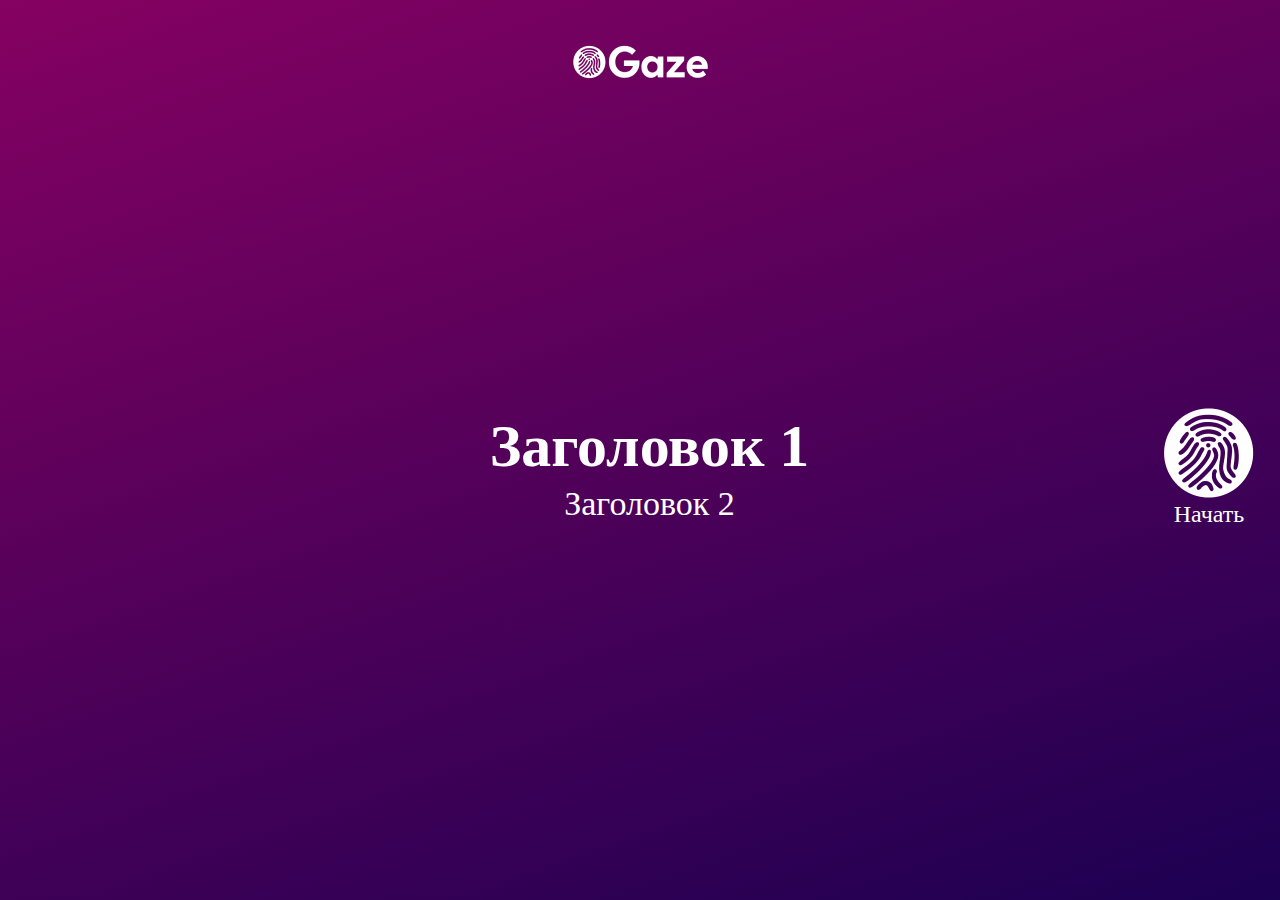
<file: start.html>
<!DOCTYPE html>

<html lang="ru">

<head>
	<!-- Tittle -->
	<title>Tittle</title>

	<!-- Кодировка -->
	<meta http-equiv="Content-type" content="text/html;charset=UTF-8">

	<!-- Настройки вьюпорта для адекватного адаптива -->
	<meta name="viewport" content="width=divice-width, initial-scale=1.0, maximum-scale=1.0, user-scalable=0">

	<!-- Подключение CSS файлов -->
	<link rel="stylesheet" href="css/start.css" />

</head>

<body>
	<div class="wrapper">
		<div class="logo">
			<img src="images/system_img/logo_white.png" alt="">
		</div>
		<div class="main">
			<div class="main__head">
				<h1 class="main__title">Заголовок 1</h1>
				<h2 class="main__subtitle">Заголовок 2</h2>
			</div>
			<div class="main__start">
				<a href="#" class="main__start-img">
					<img src="images/system_img/logo-finger.png" alt="">
				</a>
				<p class="main__start-text">Начать</p>
			</div>
		</div>
	</div>
</body>

</html>
</file>
<file: css/ad-connect.css>
@import url("https://fonts.googleapis.com/css2?family=Montserrat:wght@300;400;500;700&display=swap");
* {
  padding: 0;
  margin: 0;
  border: 0;
}

*, *:before, *:after {
  -webkit-box-sizing: border-box;
  box-sizing: border-box;
}

:focus, :active {
  outline: none;
}

a:focus, a:active {
  outline: none;
}

nav, footer, header, aside {
  display: block;
}

html, body {
  height: 100%;
  width: 100%;
  font-size: 100%;
  line-height: 1;
  font-size: 14px;
  -ms-text-size-adjust: 100%;
  -moz-text-size-adjust: 100%;
  -webkit-text-size-adjust: 100%;
}

input, button, textarea {
  font-family: inherit;
}

input::-ms-clear {
  display: none;
}

button {
  cursor: pointer;
}

button::-moz-focus-inner {
  padding: 0;
  border: 0;
}

a, a:visited {
  text-decoration: none;
}

a:hover {
  text-decoration: none;
}

ul li {
  list-style: none;
}

img {
  vertical-align: top;
}

h1, h2, h3, h4, h5, h6 {
  font-size: inherit;
  font-weight: inherit;
}

body {
  font-family: "Montserrat" sans-serif;
}

input[placeholder] {
  -o-text-overflow: ellipsis;
     text-overflow: ellipsis;
}

input::-moz-placeholder {
  text-overflow: ellipsis;
}

input:-moz-placeholder {
  text-overflow: ellipsis;
}

input:-ms-input-placeholder {
  text-overflow: ellipsis;
}

svg path {
  fill: inherit;
  stroke: inherit;
}

svg rect {
  fill: inherit;
  stroke: inherit;
}

.wrapper {
  height: 100vh;
  width: 100vw;
  background: -webkit-linear-gradient(289.07deg, #860162 -0.53%, #190051 102.7%);
  background: -o-linear-gradient(289.07deg, #860162 -0.53%, #190051 102.7%);
  background: linear-gradient(160.93deg, #860162 -0.53%, #190051 102.7%);
  display: -webkit-box;
  display: -ms-flexbox;
  display: flex;
  overflow: hidden;
}

@media (max-width: 769px) {
  .wrapper {
    -webkit-box-orient: vertical;
    -webkit-box-direction: normal;
        -ms-flex-direction: column;
            flex-direction: column;
    height: auto;
  }
}

.left {
  -webkit-box-flex: 0;
      -ms-flex: 0 0 290px;
          flex: 0 0 290px;
  display: -webkit-box;
  display: -ms-flexbox;
  display: flex;
  -webkit-box-orient: vertical;
  -webkit-box-direction: normal;
      -ms-flex-direction: column;
          flex-direction: column;
  -webkit-box-align: center;
      -ms-flex-align: center;
          align-items: center;
  padding: 5vh 0px;
}

@media (max-width: 769px) {
  .left {
    -webkit-box-flex: 0;
        -ms-flex: 0 0 150px;
            flex: 0 0 150px;
  }
}

.person {
  display: -webkit-box;
  display: -ms-flexbox;
  display: flex;
  -webkit-box-orient: vertical;
  -webkit-box-direction: normal;
      -ms-flex-direction: column;
          flex-direction: column;
  -webkit-box-align: center;
      -ms-flex-align: center;
          align-items: center;
  -webkit-box-pack: center;
      -ms-flex-pack: center;
          justify-content: center;
}

.person__photo {
  width: 93px;
  height: 93px;
  border-radius: 50%;
  overflow: hidden;
  display: -webkit-box;
  display: -ms-flexbox;
  display: flex;
  -webkit-box-pack: center;
      -ms-flex-pack: center;
          justify-content: center;
  -webkit-box-align: center;
      -ms-flex-align: center;
          align-items: center;
  background: #ffffff;
  -webkit-box-shadow: 0px 4px 60px rgba(0, 0, 0, 0.4);
          box-shadow: 0px 4px 60px rgba(0, 0, 0, 0.4);
  margin: 0 0 13px 0;
}

.person__name {
  font-size: 18px;
  line-height: 22px;
  color: #fff;
}

.menu {
  width: 100%;
  -webkit-box-flex: 1;
      -ms-flex: 1 1 auto;
          flex: 1 1 auto;
  display: -webkit-box;
  display: -ms-flexbox;
  display: flex;
  -webkit-box-orient: vertical;
  -webkit-box-direction: normal;
      -ms-flex-direction: column;
          flex-direction: column;
  -webkit-box-pack: center;
      -ms-flex-pack: center;
          justify-content: center;
  -webkit-box-align: end;
      -ms-flex-align: end;
          align-items: flex-end;
}

@media (max-width: 769px) {
  .menu {
    display: -webkit-inline-box;
    display: -ms-inline-flexbox;
    display: inline-flex;
    width: auto;
    margin: 30px 0;
    padding: 0 10px;
    -webkit-box-align: start;
        -ms-flex-align: start;
            align-items: flex-start;
  }
}

.item-menu {
  display: -webkit-box;
  display: -ms-flexbox;
  display: flex;
  -webkit-box-align: center;
      -ms-flex-align: center;
          align-items: center;
  margin: 0 0 0 0;
  padding: 25px 0 20px 20px;
}

.item-menu:last-child {
  margin: 0 0 0 0;
}

.item-menu__icon {
  margin: 0 20px 0 0;
  width: 32px;
  height: 32px;
  display: -webkit-box;
  display: -ms-flexbox;
  display: flex;
  -webkit-box-align: center;
      -ms-flex-align: center;
          align-items: center;
  -webkit-box-pack: center;
      -ms-flex-pack: center;
          justify-content: center;
  -webkit-transition: 0.3s;
  -o-transition: 0.3s;
  transition: 0.3s;
}

.item-menu__icon svg {
  stroke: #fff;
}

.item-menu__icon--dashboard {
  display: -webkit-box;
  display: -ms-flexbox;
  display: flex;
  -webkit-box-pack: justify;
      -ms-flex-pack: justify;
          justify-content: space-between;
  -webkit-box-align: end;
      -ms-flex-align: end;
          align-items: flex-end;
}

.item-menu__name {
  width: 135px;
  font-size: 22px;
  line-height: 27px;
  color: #ffffff;
}

.item-menu__icon--advertising {
  border-radius: 50%;
  border: 1px solid #fff;
}

.item-menu__icon--advertising svg {
  stroke: none;
  fill: #fff;
}

.item-menu__icon--settings svg {
  width: 100%;
  height: 100%;
}

@media (min-width: 991px) {
  .item-menu:hover .item-menu__icon--advertising svg {
    -webkit-animation-name: advert-appear;
            animation-name: advert-appear;
    -webkit-animation-duration: 1.2s;
            animation-duration: 1.2s;
    -webkit-animation-iteration-count: infinite;
            animation-iteration-count: infinite;
    -webkit-animation-timing-function: linear;
            animation-timing-function: linear;
  }
  .item-menu:hover .item-menu__icon--settings {
    -webkit-animation-name: rotation;
            animation-name: rotation;
    -webkit-animation-duration: 15s;
            animation-duration: 15s;
    -webkit-animation-iteration-count: infinite;
            animation-iteration-count: infinite;
    -webkit-animation-timing-function: linear;
            animation-timing-function: linear;
  }
  .item-menu:hover .dash-icon__first {
    -webkit-transform: rotate(180deg);
        -ms-transform: rotate(180deg);
            transform: rotate(180deg);
  }
  .item-menu:hover .dash-icon__first rect {
    -webkit-animation-name: vertical-appear-first;
            animation-name: vertical-appear-first;
    -webkit-animation-duration: 0.8s;
            animation-duration: 0.8s;
    -webkit-animation-iteration-count: infinite;
            animation-iteration-count: infinite;
    -webkit-animation-timing-function: linear;
            animation-timing-function: linear;
  }
  .item-menu:hover .dash-icon__second {
    -webkit-transform: rotate(180deg);
        -ms-transform: rotate(180deg);
            transform: rotate(180deg);
  }
  .item-menu:hover .dash-icon__second rect {
    -webkit-animation-name: vertical-appear-second;
            animation-name: vertical-appear-second;
    -webkit-animation-duration: 0.8s;
            animation-duration: 0.8s;
    -webkit-animation-iteration-count: infinite;
            animation-iteration-count: infinite;
    -webkit-animation-timing-function: linear;
            animation-timing-function: linear;
  }
  .item-menu:hover .dash-icon__third {
    -webkit-transform: rotate(180deg);
        -ms-transform: rotate(180deg);
            transform: rotate(180deg);
  }
  .item-menu:hover .dash-icon__third rect {
    -webkit-animation-name: vertical-appear-third;
            animation-name: vertical-appear-third;
    -webkit-animation-duration: 0.8s;
            animation-duration: 0.8s;
    -webkit-animation-iteration-count: infinite;
            animation-iteration-count: infinite;
    -webkit-animation-timing-function: linear;
            animation-timing-function: linear;
  }
}

@-webkit-keyframes advert-appear {
  0% {
    opacity: 0;
  }
  30% {
    opacity: 1;
  }
  60% {
    -webkit-transform: rotate(30deg);
            transform: rotate(30deg);
  }
  80% {
    -webkit-transform: rotate(0deg);
            transform: rotate(0deg);
  }
  100% {
  }
}

@keyframes advert-appear {
  0% {
    opacity: 0;
  }
  30% {
    opacity: 1;
  }
  60% {
    -webkit-transform: rotate(30deg);
            transform: rotate(30deg);
  }
  80% {
    -webkit-transform: rotate(0deg);
            transform: rotate(0deg);
  }
  100% {
  }
}

@-webkit-keyframes rotation {
  0% {
    -webkit-transform: rotate(0deg);
            transform: rotate(0deg);
  }
  100% {
    -webkit-transform: rotate(360deg);
            transform: rotate(360deg);
  }
}

@keyframes rotation {
  0% {
    -webkit-transform: rotate(0deg);
            transform: rotate(0deg);
  }
  100% {
    -webkit-transform: rotate(360deg);
            transform: rotate(360deg);
  }
}

@-webkit-keyframes vertical-appear-first {
  0% {
    height: 0;
  }
  25% {
    height: 18px;
  }
  100% {
    height: 18px;
  }
}

@keyframes vertical-appear-first {
  0% {
    height: 0;
  }
  25% {
    height: 18px;
  }
  100% {
    height: 18px;
  }
}

@-webkit-keyframes vertical-appear-second {
  0% {
    height: 0;
  }
  45% {
    height: 12px;
  }
  100% {
    height: 12px;
  }
}

@keyframes vertical-appear-second {
  0% {
    height: 0;
  }
  45% {
    height: 12px;
  }
  100% {
    height: 12px;
  }
}

@-webkit-keyframes vertical-appear-third {
  0% {
    height: 0;
  }
  65% {
    height: 26px;
  }
  100% {
    height: 26px;
  }
}

@keyframes vertical-appear-third {
  0% {
    height: 0;
  }
  65% {
    height: 26px;
  }
  100% {
    height: 26px;
  }
}

.item-menu--active {
  background: #f0f0f0;
  border-top-left-radius: 15px;
  border-bottom-left-radius: 15px;
  position: relative;
}

@media (min-width: 769px) {
  .item-menu--active:before {
    content: "";
    position: absolute;
    top: -38px;
    right: 0;
    background: -webkit-radial-gradient(0 0, circle, rgba(240, 240, 240, 0) 38px, #f0f0f0 40px);
    background: -o-radial-gradient(0 0, circle, rgba(240, 240, 240, 0) 38px, #f0f0f0 40px);
    background: radial-gradient(circle at 0 0, rgba(240, 240, 240, 0) 38px, #f0f0f0 40px);
    background-position: top left;
    background-repeat: no-repeat;
    width: 39px;
    height: 39px;
  }
  .item-menu--active:after {
    content: "";
    position: absolute;
    bottom: -38px;
    right: 0;
    background: -webkit-radial-gradient(0 100%, circle, rgba(240, 240, 240, 0) 38px, #f0f0f0 40px);
    background: -o-radial-gradient(0 100%, circle, rgba(240, 240, 240, 0) 38px, #f0f0f0 40px);
    background: radial-gradient(circle at 0 100%, rgba(240, 240, 240, 0) 38px, #f0f0f0 40px);
    background-position: bottom left;
    background-repeat: no-repeat;
    width: 39px;
    height: 39px;
  }
}

@media (max-width: 769px) {
  .item-menu--active {
    border-radius: 15px;
  }
}

.item-menu--active .item-menu__icon svg {
  stroke: #3b0051;
}

.item-menu--active .item-menu__icon--advertising {
  border: 1px solid #3b0051;
}

.item-menu--active .item-menu__icon--advertising svg {
  stroke: none;
  fill: #3b0051;
}

.item-menu--active .item-menu__name {
  color: #370051;
}

.exit {
  display: -webkit-box;
  display: -ms-flexbox;
  display: flex;
  -webkit-box-align: center;
      -ms-flex-align: center;
          align-items: center;
  -webkit-transition: 0.3s;
  -o-transition: 0.3s;
  transition: 0.3s;
}

@media (max-width: 769px) {
  .exit {
    display: -webkit-inline-box;
    display: -ms-inline-flexbox;
    display: inline-flex;
  }
}

.exit__icon {
  margin: 0 14px 0 0;
}

.exit__text {
  font-size: 18px;
  line-height: 22px;
  color: #fff;
}

.exit:hover {
  -webkit-transform: translate(0, -5px) scale(1.05);
      -ms-transform: translate(0, -5px) scale(1.05);
          transform: translate(0, -5px) scale(1.05);
}

.content {
  -webkit-box-flex: 1;
      -ms-flex: 1 1 auto;
          flex: 1 1 auto;
  background: -webkit-linear-gradient(334.18deg, #f0f0f0 6.46%, #e9e9e9 93.68%);
  background: -o-linear-gradient(334.18deg, #f0f0f0 6.46%, #e9e9e9 93.68%);
  background: linear-gradient(115.82deg, #f0f0f0 6.46%, #e9e9e9 93.68%);
  padding: 5vh 35px;
  overflow-y: auto;
}

@media (max-width: 450px) {
  .content {
    padding: 5vh 10px;
  }
}

@media (min-width: 769px) {
  .content {
    border-top-left-radius: 56px;
    border-bottom-left-radius: 56px;
  }
}

.content__wrapper {
  display: -webkit-box;
  display: -ms-flexbox;
  display: flex;
  -webkit-box-orient: vertical;
  -webkit-box-direction: normal;
      -ms-flex-direction: column;
          flex-direction: column;
  background: #ffffff;
  -webkit-box-shadow: -2px 6px 15px rgba(0, 0, 0, 0.15);
          box-shadow: -2px 6px 15px rgba(0, 0, 0, 0.15);
  border-radius: 30px;
}

.content__head {
  display: -webkit-box;
  display: -ms-flexbox;
  display: flex;
  -webkit-box-pack: justify;
      -ms-flex-pack: justify;
          justify-content: space-between;
  position: relative;
  margin: 0 0 5vh 0;
}

@media (max-width: 991px) {
  .content__head {
    -webkit-box-orient: vertical;
    -webkit-box-direction: normal;
        -ms-flex-direction: column;
            flex-direction: column;
    -webkit-box-pack: center;
        -ms-flex-pack: center;
            justify-content: center;
  }
}

.content__head:after {
  content: "";
  position: absolute;
  bottom: 0;
  display: block;
  width: 100%;
  height: 0px;
  border: 2px solid rgba(49, 0, 80, 0.4);
  -webkit-box-shadow: inset 0px 0px 15px rgba(0, 0, 0, 0.25);
          box-shadow: inset 0px 0px 15px rgba(0, 0, 0, 0.25);
}

.content__title {
  padding: 30px 0;
  -webkit-box-flex: 0;
      -ms-flex: 0 1 50%;
          flex: 0 1 50%;
  text-align: center;
  font-weight: 500;
  font-size: 22px;
  line-height: 27px;
  text-align: center;
  color: #1d0051;
}

.content__title--active {
  color: #ffffff;
  background: #69005d;
  -webkit-box-shadow: inset 0px 0px 20px rgba(0, 0, 0, 0.45);
          box-shadow: inset 0px 0px 20px rgba(0, 0, 0, 0.45);
}

.content__body {
  display: -webkit-box;
  display: -ms-flexbox;
  display: flex;
  padding: 0 4%;
}

@media (max-width: 1199px) {
  .content__body {
    -webkit-box-orient: vertical;
    -webkit-box-direction: normal;
        -ms-flex-direction: column;
            flex-direction: column;
  }
}

.content__column {
  -webkit-box-flex: 0;
      -ms-flex: 0 1 50%;
          flex: 0 1 50%;
  display: -webkit-box;
  display: -ms-flexbox;
  display: flex;
  -webkit-box-orient: vertical;
  -webkit-box-direction: normal;
      -ms-flex-direction: column;
          flex-direction: column;
}

.content__column:first-child {
  padding: 0 2vw 45px 0;
}

.content__column:last-child {
  padding: 0 0 45px 2vw;
}

.content__filter {
  width: 80%;
}

@media (max-width: 769px) {
  .content__filter {
    width: 100%;
  }
}

.content__subhead {
  display: -webkit-box;
  display: -ms-flexbox;
  display: flex;
  -webkit-box-pack: justify;
      -ms-flex-pack: justify;
          justify-content: space-between;
  -webkit-box-align: center;
      -ms-flex-align: center;
          align-items: center;
  margin: 0 0 35px 0;
}

.content__subtitle {
  font-weight: bold;
  font-size: 28px;
  line-height: 34px;
  color: #1d0051;
}

.content__cancel {
  font-weight: 300;
  font-size: 16px;
  line-height: 20px;
  color: #1d0051;
}

.content__cancel::before {
  content: url("../images/system_img/cancel.svg");
  display: inline-block;
  -webkit-transform: translate(0, 3px);
      -ms-transform: translate(0, 3px);
          transform: translate(0, 3px);
}

.content__selector {
  display: -webkit-box;
  display: -ms-flexbox;
  display: flex;
  -webkit-box-pack: justify;
      -ms-flex-pack: justify;
          justify-content: space-between;
  margin: 0 0 3% 0;
}

.content__label {
  font-weight: 500;
  font-size: 18px;
  line-height: 22px;
  color: #1d0051;
}

.content__label--m {
  margin: 50px 0 0 0;
}

.content__select {
  font-size: 16px;
  color: #1d0051;
  border: 1px solid #1d0051;
  border-radius: 4px;
  width: 180px;
  padding: 5px 0;
  text-align-last: center;
  -ms-flex-item-align: start;
      align-self: flex-start;
}

.content__scale-wrapper {
  display: -webkit-box;
  display: -ms-flexbox;
  display: flex;
  -webkit-box-align: center;
      -ms-flex-align: center;
          align-items: center;
  margin: 0 0 20px 0;
}

.content__scale {
  display: inline-block;
  width: 80%;
  height: 4px;
  background: #d9d9d9;
  -webkit-box-shadow: inset 0px 0px 5px rgba(0, 0, 0, 0.6);
          box-shadow: inset 0px 0px 5px rgba(0, 0, 0, 0.6);
  border-radius: 22px;
  position: relative;
}

.content__scale-value {
  position: absolute;
  top: 0;
  left: 0;
  height: 4px;
  background: #830061;
  border-radius: 22px;
}

.content__scale-ball {
  width: 12px;
  height: 12px;
  border-radius: 50%;
  position: absolute;
  top: -4px;
  background: #620049;
}

.content__input {
  display: inline-block;
  margin: 0 0 0 20px;
  width: 15%;
  background: #ffffff;
  border: 1px solid #620049;
  border-radius: 4px;
}

.content__input::-webkit-input-placeholder {
  font-size: 18px;
  line-height: 22px;
  text-align: center;
  color: rgba(77, 77, 77, 0.57);
}

.content__input:-ms-input-placeholder {
  font-size: 18px;
  line-height: 22px;
  text-align: center;
  color: rgba(77, 77, 77, 0.57);
}

.content__input::-ms-input-placeholder {
  font-size: 18px;
  line-height: 22px;
  text-align: center;
  color: rgba(77, 77, 77, 0.57);
}

.content__input::placeholder {
  font-size: 18px;
  line-height: 22px;
  text-align: center;
  color: rgba(77, 77, 77, 0.57);
}

.content__period {
  width: 100%;
  margin: 40px 0 0 0;
}

.content__radio-flex {
  width: 85%;
  display: -webkit-box;
  display: -ms-flexbox;
  display: flex;
  -webkit-box-pack: justify;
      -ms-flex-pack: justify;
          justify-content: space-between;
  margin: 15px 0 0 0;
}

@media (max-width: 769px) {
  .content__radio-flex {
    width: 100%;
  }
}

.content__radio-flex--m {
  margin: 35px 0 0 0;
}

.content__radio {
  position: absolute;
  z-index: -1;
  opacity: 0;
  top: 0;
}

.content__radio:checked + .label-radio:before {
  border: 1px solid #620049;
  background-color: #fff;
  background-image: url("../images/system_img/ellipse-radio.svg");
  background-position: center;
  background-repeat: no-repeat;
}

.content__radio + .label-radio {
  display: -webkit-inline-box;
  display: -ms-inline-flexbox;
  display: inline-flex;
  -webkit-box-align: center;
      -ms-flex-align: center;
          align-items: center;
  -webkit-user-select: none;
     -moz-user-select: none;
      -ms-user-select: none;
          user-select: none;
  font-size: 18px;
  line-height: 22px;
  color: #1d0051;
}

.content__radio + .label-radio:before {
  content: "";
  display: inline-block;
  width: 1em;
  height: 1em;
  -ms-flex-negative: 0;
      flex-shrink: 0;
  -webkit-box-flex: 0;
      -ms-flex-positive: 0;
          flex-grow: 0;
  border: 1px solid #adb5bd;
  border-radius: 50%;
  margin-right: 0.5em;
  background-repeat: no-repeat;
  background-position: center center;
  background-size: 50% 50%;
}

.content__radio-time {
  position: absolute;
  top: 0;
  z-index: -1;
  opacity: 0;
}

.content__radio-time:checked + .label-radio:before {
  border: 1px solid #620049;
  background-color: #fff;
  background-image: url("../images/system_img/ellipse-radio.svg");
  background-position: center;
  background-repeat: no-repeat;
}

.content__radio-time + .label-radio {
  display: -webkit-inline-box;
  display: -ms-inline-flexbox;
  display: inline-flex;
  -webkit-box-align: center;
      -ms-flex-align: center;
          align-items: center;
  -webkit-user-select: none;
     -moz-user-select: none;
      -ms-user-select: none;
          user-select: none;
  font-size: 18px;
  line-height: 22px;
  color: #1d0051;
}

.content__radio-time + .label-radio:before {
  content: "";
  display: inline-block;
  width: 1em;
  height: 1em;
  -ms-flex-negative: 0;
      flex-shrink: 0;
  -webkit-box-flex: 0;
      -ms-flex-positive: 0;
          flex-grow: 0;
  border: 1px solid #adb5bd;
  border-radius: 50%;
  margin-right: 0.5em;
  background-repeat: no-repeat;
  background-position: center center;
  background-size: 50% 50%;
}

.content__radio-label {
  display: -webkit-box;
  display: -ms-flexbox;
  display: flex;
}

.content__date {
  display: -webkit-box;
  display: -ms-flexbox;
  display: flex;
  -webkit-box-align: center;
      -ms-flex-align: center;
          align-items: center;
  width: 100%;
  -webkit-box-pack: end;
      -ms-flex-pack: end;
          justify-content: flex-end;
  margin: 15px 0 0 0;
}

.content__date--disabled .content__img-icon svg {
  opacity: 0.3;
}

.content__date--disabled .content__date-first p {
  opacity: 0.3;
}

.content__date--disabled .content__input-date {
  opacity: 0.3;
}

.content__date--disabled .content__hyphen {
  opacity: 0.3;
}

.content__img-icon {
  margin: 0 15px 0 0;
  display: -webkit-box;
  display: -ms-flexbox;
  display: flex;
  -webkit-box-align: center;
      -ms-flex-align: center;
          align-items: center;
  -webkit-box-pack: center;
      -ms-flex-pack: center;
          justify-content: center;
}

.content__img-icon svg {
  fill: #620049;
}

.content__date-first p {
  font-size: 14px;
  line-height: 17px;
  color: #1d0051;
}

.content__input-date {
  background: #ffffff;
  border: 1px solid #620049;
  -webkit-box-sizing: border-box;
          box-sizing: border-box;
  border-radius: 4px;
  padding: 6px 5px;
  font-size: 18px;
  line-height: 22px;
  text-align: center;
  width: 80px;
  color: #4d4d4d;
}

.content__hyphen {
  width: 17px;
  height: 2px;
  background-color: #620049;
  margin: 0 9px;
  -webkit-transform: translate(0, 7px);
      -ms-transform: translate(0, 7px);
          transform: translate(0, 7px);
}

.content__input-text {
  background: #ffffff;
  border: 1px solid #1d0051;
  -webkit-box-sizing: border-box;
          box-sizing: border-box;
  border-radius: 4px;
  font-size: 16px;
  line-height: 20px;
  color: #0b001f;
  padding: 5px 10px;
  width: 80%;
  margin: 0 0 30px 0;
}

.content__input-text:last-child {
  margin: 0 0 0 0;
}

.content__input-text::-webkit-input-placeholder {
  font-size: 16px;
  line-height: 20px;
  color: #0b001f;
  opacity: 0.4;
}

.content__input-text:-ms-input-placeholder {
  font-size: 16px;
  line-height: 20px;
  color: #0b001f;
  opacity: 0.4;
}

.content__input-text::-ms-input-placeholder {
  font-size: 16px;
  line-height: 20px;
  color: #0b001f;
  opacity: 0.4;
}

.content__input-text::placeholder {
  font-size: 16px;
  line-height: 20px;
  color: #0b001f;
  opacity: 0.4;
}

@media (max-width: 769px) {
  .content__input-text {
    width: 100%;
  }
}

.content__label-text {
  font-size: 18px;
  line-height: 22px;
  color: #1d0051;
  display: block;
  margin: 0 0 5px 0;
}

.content__btn {
  display: -webkit-inline-box;
  display: -ms-inline-flexbox;
  display: inline-flex;
  -webkit-box-pack: center;
      -ms-flex-pack: center;
          justify-content: center;
  -webkit-box-align: center;
      -ms-flex-align: center;
          align-items: center;
  -ms-flex-item-align: end;
      align-self: flex-end;
  width: 142px;
  height: 42px;
  background: -webkit-linear-gradient(357.84deg, #860162 -11.61%, #190051 128.16%);
  background: -o-linear-gradient(357.84deg, #860162 -11.61%, #190051 128.16%);
  background: linear-gradient(92.16deg, #860162 -11.61%, #190051 128.16%);
  -webkit-box-shadow: -2px 4px 8px rgba(0, 0, 0, 0.25);
          box-shadow: -2px 4px 8px rgba(0, 0, 0, 0.25);
  border-radius: 8px;
  color: #fff;
  font-weight: 500;
  font-size: 14px;
  line-height: 17px;
  -webkit-transition: 0.3s;
  -o-transition: 0.3s;
  transition: 0.3s;
  margin: 150px 0 0 0;
}

@media (max-width: 1199px) {
  .content__btn {
    margin: 30px 0 0 0;
  }
}

.content__btn:hover {
  -webkit-transform: translate(0, -5px) scale(1.05);
      -ms-transform: translate(0, -5px) scale(1.05);
          transform: translate(0, -5px) scale(1.05);
}

.ad-content {
  background: #f0f0f0;
  -webkit-box-shadow: -2px 6px 20px rgba(0, 0, 0, 0.25);
          box-shadow: -2px 6px 20px rgba(0, 0, 0, 0.25);
  border-radius: 9px;
  padding: 20px;
  position: relative;
  margin: 0 0 55px 0;
}

@media (max-width: 1199px) {
  .ad-content {
    margin: 30px 0 55px 0;
  }
}

.ad-content__body {
  width: 65%;
  z-index: 2;
}

@media (max-width: 800px) {
  .ad-content__body {
    width: 60%;
  }
}

@media (max-width: 500px) {
  .ad-content__body {
    width: 100%;
  }
}

.ad-content__title {
  font-weight: bold;
  font-size: 24px;
  line-height: 29px;
  color: #1d0051;
}

.ad-content__text {
  font-weight: 300;
  font-size: 16px;
  line-height: 20px;
  color: #1d0051;
}

.ad-content__text span {
  font-weight: bold;
}

.ad-content__img {
  position: absolute;
  bottom: 0;
  right: 10px;
}

@media (max-width: 500px) {
  .ad-content__img {
    display: none;
  }
}

.ad-content__img img {
  max-width: 100%;
}
</file>
<file: css/advert.css>
@import url("https://fonts.googleapis.com/css2?family=Montserrat:wght@300;400;500;700&display=swap");
* {
  padding: 0;
  margin: 0;
  border: 0;
}

*, *:before, *:after {
  -webkit-box-sizing: border-box;
  box-sizing: border-box;
}

:focus, :active {
  outline: none;
}

a:focus, a:active {
  outline: none;
}

nav, footer, header, aside {
  display: block;
}

html, body {
  height: 100%;
  width: 100%;
  font-size: 100%;
  line-height: 1;
  font-size: 14px;
  -ms-text-size-adjust: 100%;
  -moz-text-size-adjust: 100%;
  -webkit-text-size-adjust: 100%;
}

input, button, textarea {
  font-family: inherit;
}

input::-ms-clear {
  display: none;
}

button {
  cursor: pointer;
}

button::-moz-focus-inner {
  padding: 0;
  border: 0;
}

a, a:visited {
  text-decoration: none;
}

a:hover {
  text-decoration: none;
}

ul li {
  list-style: none;
}

img {
  vertical-align: top;
}

h1, h2, h3, h4, h5, h6 {
  font-size: inherit;
  font-weight: inherit;
}

body {
  font-family: "Montserrat" sans-serif;
}

input[placeholder] {
  -o-text-overflow: ellipsis;
     text-overflow: ellipsis;
}

input::-moz-placeholder {
  text-overflow: ellipsis;
}

input:-moz-placeholder {
  text-overflow: ellipsis;
}

input:-ms-input-placeholder {
  text-overflow: ellipsis;
}

svg path {
  fill: inherit;
  stroke: inherit;
}

svg rect {
  fill: inherit;
  stroke: inherit;
}

.wrapper {
  height: 100vh;
  width: 100vw;
  background: -webkit-linear-gradient(289.07deg, #860162 -0.53%, #190051 102.7%);
  background: -o-linear-gradient(289.07deg, #860162 -0.53%, #190051 102.7%);
  background: linear-gradient(160.93deg, #860162 -0.53%, #190051 102.7%);
  display: -webkit-box;
  display: -ms-flexbox;
  display: flex;
  overflow: hidden;
}

@media (max-width: 600px) {
  .wrapper {
    -webkit-box-orient: vertical;
    -webkit-box-direction: normal;
        -ms-flex-direction: column;
            flex-direction: column;
    height: auto;
  }
}

.left {
  -webkit-box-flex: 0;
      -ms-flex: 0 0 290px;
          flex: 0 0 290px;
  display: -webkit-box;
  display: -ms-flexbox;
  display: flex;
  -webkit-box-orient: vertical;
  -webkit-box-direction: normal;
      -ms-flex-direction: column;
          flex-direction: column;
  -webkit-box-align: center;
      -ms-flex-align: center;
          align-items: center;
  padding: 5vh 0px;
}

@media (max-width: 768px) {
  .left {
    -webkit-box-flex: 0;
        -ms-flex: 0 0 150px;
            flex: 0 0 150px;
  }
}

.person {
  display: -webkit-box;
  display: -ms-flexbox;
  display: flex;
  -webkit-box-orient: vertical;
  -webkit-box-direction: normal;
      -ms-flex-direction: column;
          flex-direction: column;
  -webkit-box-align: center;
      -ms-flex-align: center;
          align-items: center;
  -webkit-box-pack: center;
      -ms-flex-pack: center;
          justify-content: center;
}

.person__photo {
  width: 93px;
  height: 93px;
  border-radius: 50%;
  overflow: hidden;
  display: -webkit-box;
  display: -ms-flexbox;
  display: flex;
  -webkit-box-pack: center;
      -ms-flex-pack: center;
          justify-content: center;
  -webkit-box-align: center;
      -ms-flex-align: center;
          align-items: center;
  background: #ffffff;
  -webkit-box-shadow: 0px 4px 60px rgba(0, 0, 0, 0.4);
          box-shadow: 0px 4px 60px rgba(0, 0, 0, 0.4);
  margin: 0 0 13px 0;
}

.person__name {
  font-size: 18px;
  line-height: 22px;
  color: #fff;
}

.menu {
  width: 100%;
  -webkit-box-flex: 1;
      -ms-flex: 1 1 auto;
          flex: 1 1 auto;
  display: -webkit-box;
  display: -ms-flexbox;
  display: flex;
  -webkit-box-orient: vertical;
  -webkit-box-direction: normal;
      -ms-flex-direction: column;
          flex-direction: column;
  -webkit-box-pack: center;
      -ms-flex-pack: center;
          justify-content: center;
  -webkit-box-align: end;
      -ms-flex-align: end;
          align-items: flex-end;
}

@media (max-width: 600px) {
  .menu {
    display: -webkit-inline-box;
    display: -ms-inline-flexbox;
    display: inline-flex;
    width: auto;
    margin: 30px 0;
    padding: 0 10px;
    -webkit-box-align: start;
        -ms-flex-align: start;
            align-items: flex-start;
  }
}

.item-menu {
  display: -webkit-box;
  display: -ms-flexbox;
  display: flex;
  -webkit-box-align: center;
      -ms-flex-align: center;
          align-items: center;
  margin: 0 0 0 0;
  padding: 25px 0 20px 20px;
}

.item-menu:last-child {
  margin: 0 0 0 0;
}

.item-menu__icon {
  margin: 0 20px 0 0;
  width: 32px;
  height: 32px;
  display: -webkit-box;
  display: -ms-flexbox;
  display: flex;
  -webkit-box-align: center;
      -ms-flex-align: center;
          align-items: center;
  -webkit-box-pack: center;
      -ms-flex-pack: center;
          justify-content: center;
  -webkit-transition: 0.3s;
  -o-transition: 0.3s;
  transition: 0.3s;
}

.item-menu__icon svg {
  stroke: #fff;
}

.item-menu__icon--dashboard {
  display: -webkit-box;
  display: -ms-flexbox;
  display: flex;
  -webkit-box-pack: justify;
      -ms-flex-pack: justify;
          justify-content: space-between;
  -webkit-box-align: end;
      -ms-flex-align: end;
          align-items: flex-end;
}

.item-menu__name {
  width: 135px;
  font-size: 22px;
  line-height: 27px;
  color: #ffffff;
}

.item-menu__icon--advertising {
  border-radius: 50%;
  border: 1px solid #fff;
}

.item-menu__icon--advertising svg {
  stroke: none;
  fill: #fff;
}

.item-menu__icon--settings svg {
  width: 100%;
  height: 100%;
}

@media (min-width: 991px) {
  .item-menu:hover .item-menu__icon--advertising svg {
    -webkit-animation-name: advert-appear;
            animation-name: advert-appear;
    -webkit-animation-duration: 1.2s;
            animation-duration: 1.2s;
    -webkit-animation-iteration-count: infinite;
            animation-iteration-count: infinite;
    -webkit-animation-timing-function: linear;
            animation-timing-function: linear;
  }
  .item-menu:hover .item-menu__icon--settings {
    -webkit-animation-name: rotation;
            animation-name: rotation;
    -webkit-animation-duration: 15s;
            animation-duration: 15s;
    -webkit-animation-iteration-count: infinite;
            animation-iteration-count: infinite;
    -webkit-animation-timing-function: linear;
            animation-timing-function: linear;
  }
  .item-menu:hover .dash-icon__first {
    -webkit-transform: rotate(180deg);
        -ms-transform: rotate(180deg);
            transform: rotate(180deg);
  }
  .item-menu:hover .dash-icon__first rect {
    -webkit-animation-name: vertical-appear-first;
            animation-name: vertical-appear-first;
    -webkit-animation-duration: 0.8s;
            animation-duration: 0.8s;
    -webkit-animation-iteration-count: infinite;
            animation-iteration-count: infinite;
    -webkit-animation-timing-function: linear;
            animation-timing-function: linear;
  }
  .item-menu:hover .dash-icon__second {
    -webkit-transform: rotate(180deg);
        -ms-transform: rotate(180deg);
            transform: rotate(180deg);
  }
  .item-menu:hover .dash-icon__second rect {
    -webkit-animation-name: vertical-appear-second;
            animation-name: vertical-appear-second;
    -webkit-animation-duration: 0.8s;
            animation-duration: 0.8s;
    -webkit-animation-iteration-count: infinite;
            animation-iteration-count: infinite;
    -webkit-animation-timing-function: linear;
            animation-timing-function: linear;
  }
  .item-menu:hover .dash-icon__third {
    -webkit-transform: rotate(180deg);
        -ms-transform: rotate(180deg);
            transform: rotate(180deg);
  }
  .item-menu:hover .dash-icon__third rect {
    -webkit-animation-name: vertical-appear-third;
            animation-name: vertical-appear-third;
    -webkit-animation-duration: 0.8s;
            animation-duration: 0.8s;
    -webkit-animation-iteration-count: infinite;
            animation-iteration-count: infinite;
    -webkit-animation-timing-function: linear;
            animation-timing-function: linear;
  }
}

@-webkit-keyframes advert-appear {
  0% {
    opacity: 0;
  }
  30% {
    opacity: 1;
  }
  60% {
    -webkit-transform: rotate(30deg);
            transform: rotate(30deg);
  }
  80% {
    -webkit-transform: rotate(0deg);
            transform: rotate(0deg);
  }
  100% {
  }
}

@keyframes advert-appear {
  0% {
    opacity: 0;
  }
  30% {
    opacity: 1;
  }
  60% {
    -webkit-transform: rotate(30deg);
            transform: rotate(30deg);
  }
  80% {
    -webkit-transform: rotate(0deg);
            transform: rotate(0deg);
  }
  100% {
  }
}

@-webkit-keyframes rotation {
  0% {
    -webkit-transform: rotate(0deg);
            transform: rotate(0deg);
  }
  100% {
    -webkit-transform: rotate(360deg);
            transform: rotate(360deg);
  }
}

@keyframes rotation {
  0% {
    -webkit-transform: rotate(0deg);
            transform: rotate(0deg);
  }
  100% {
    -webkit-transform: rotate(360deg);
            transform: rotate(360deg);
  }
}

@-webkit-keyframes vertical-appear-first {
  0% {
    height: 0;
  }
  25% {
    height: 18px;
  }
  100% {
    height: 18px;
  }
}

@keyframes vertical-appear-first {
  0% {
    height: 0;
  }
  25% {
    height: 18px;
  }
  100% {
    height: 18px;
  }
}

@-webkit-keyframes vertical-appear-second {
  0% {
    height: 0;
  }
  45% {
    height: 12px;
  }
  100% {
    height: 12px;
  }
}

@keyframes vertical-appear-second {
  0% {
    height: 0;
  }
  45% {
    height: 12px;
  }
  100% {
    height: 12px;
  }
}

@-webkit-keyframes vertical-appear-third {
  0% {
    height: 0;
  }
  65% {
    height: 26px;
  }
  100% {
    height: 26px;
  }
}

@keyframes vertical-appear-third {
  0% {
    height: 0;
  }
  65% {
    height: 26px;
  }
  100% {
    height: 26px;
  }
}

.item-menu--active {
  background: #f0f0f0;
  border-top-left-radius: 15px;
  border-bottom-left-radius: 15px;
  position: relative;
}

@media (min-width: 600px) {
  .item-menu--active:before {
    content: "";
    position: absolute;
    top: -38px;
    right: 0;
    background: -webkit-radial-gradient(0 0, circle, rgba(240, 240, 240, 0) 38px, #f0f0f0 40px);
    background: -o-radial-gradient(0 0, circle, rgba(240, 240, 240, 0) 38px, #f0f0f0 40px);
    background: radial-gradient(circle at 0 0, rgba(240, 240, 240, 0) 38px, #f0f0f0 40px);
    background-position: top left;
    background-repeat: no-repeat;
    width: 39px;
    height: 39px;
  }
  .item-menu--active:after {
    content: "";
    position: absolute;
    bottom: -38px;
    right: 0;
    background: -webkit-radial-gradient(0 100%, circle, rgba(240, 240, 240, 0) 38px, #f0f0f0 40px);
    background: -o-radial-gradient(0 100%, circle, rgba(240, 240, 240, 0) 38px, #f0f0f0 40px);
    background: radial-gradient(circle at 0 100%, rgba(240, 240, 240, 0) 38px, #f0f0f0 40px);
    background-position: bottom left;
    background-repeat: no-repeat;
    width: 39px;
    height: 39px;
  }
}

@media (max-width: 600px) {
  .item-menu--active {
    border-radius: 15px;
  }
}

.item-menu--active .item-menu__icon svg {
  stroke: #3b0051;
}

.item-menu--active .item-menu__icon--advertising {
  border: 1px solid #3b0051;
}

.item-menu--active .item-menu__icon--advertising svg {
  stroke: none;
  fill: #3b0051;
}

.item-menu--active .item-menu__name {
  color: #370051;
}

.exit {
  display: -webkit-box;
  display: -ms-flexbox;
  display: flex;
  -webkit-box-align: center;
      -ms-flex-align: center;
          align-items: center;
  -webkit-transition: 0.3s;
  -o-transition: 0.3s;
  transition: 0.3s;
}

@media (max-width: 600px) {
  .exit {
    display: -webkit-inline-box;
    display: -ms-inline-flexbox;
    display: inline-flex;
  }
}

.exit__icon {
  margin: 0 14px 0 0;
}

.exit__text {
  font-size: 18px;
  line-height: 22px;
  color: #fff;
}

.exit:hover {
  -webkit-transform: translate(0, -5px) scale(1.05);
      -ms-transform: translate(0, -5px) scale(1.05);
          transform: translate(0, -5px) scale(1.05);
}

.content {
  -webkit-box-flex: 1;
      -ms-flex: 1 1 auto;
          flex: 1 1 auto;
  background: -webkit-linear-gradient(334.18deg, #f0f0f0 6.46%, #e9e9e9 93.68%);
  background: -o-linear-gradient(334.18deg, #f0f0f0 6.46%, #e9e9e9 93.68%);
  background: linear-gradient(115.82deg, #f0f0f0 6.46%, #e9e9e9 93.68%);
  padding: 5vh 35px;
  overflow-y: auto;
}

@media (min-width: 600px) {
  .content {
    border-top-left-radius: 56px;
    border-bottom-left-radius: 56px;
  }
}

.content__wrapper {
  display: -webkit-box;
  display: -ms-flexbox;
  display: flex;
  height: 100%;
  -webkit-box-orient: vertical;
  -webkit-box-direction: normal;
      -ms-flex-direction: column;
          flex-direction: column;
  background: #ffffff;
  -webkit-box-shadow: -2px 6px 15px rgba(0, 0, 0, 0.15);
          box-shadow: -2px 6px 15px rgba(0, 0, 0, 0.15);
  border-radius: 30px;
}

.content__head {
  display: -webkit-box;
  display: -ms-flexbox;
  display: flex;
  -webkit-box-pack: justify;
      -ms-flex-pack: justify;
          justify-content: space-between;
  position: relative;
  margin: 0 0 5vh 0;
}

@media (max-width: 991px) {
  .content__head {
    -webkit-box-orient: vertical;
    -webkit-box-direction: normal;
        -ms-flex-direction: column;
            flex-direction: column;
    -webkit-box-pack: center;
        -ms-flex-pack: center;
            justify-content: center;
  }
}

.content__head:after {
  content: "";
  position: absolute;
  bottom: 0;
  display: block;
  width: 100%;
  height: 0px;
  border: 2px solid rgba(49, 0, 80, 0.4);
  -webkit-box-shadow: inset 0px 0px 15px rgba(0, 0, 0, 0.25);
          box-shadow: inset 0px 0px 15px rgba(0, 0, 0, 0.25);
}

.content__title {
  padding: 30px 0;
  -webkit-box-flex: 0;
      -ms-flex: 0 1 50%;
          flex: 0 1 50%;
  text-align: center;
  font-weight: 500;
  font-size: 22px;
  line-height: 27px;
  text-align: center;
  color: #1d0051;
}

.content__title--active {
  color: #ffffff;
  background: #69005d;
  -webkit-box-shadow: inset 0px 0px 20px rgba(0, 0, 0, 0.45);
          box-shadow: inset 0px 0px 20px rgba(0, 0, 0, 0.45);
}

.content__body {
  -webkit-box-flex: 1;
      -ms-flex: 1 1 auto;
          flex: 1 1 auto;
  padding: 0 15px;
  overflow-x: auto;
}

.content__item {
  display: -webkit-box;
  display: -ms-flexbox;
  display: flex;
  -webkit-box-orient: vertical;
  -webkit-box-direction: normal;
      -ms-flex-direction: column;
          flex-direction: column;
  margin: 0 0 20px 0;
}

.content__text-first {
  font-weight: 600;
  font-size: 20px;
  line-height: 24px;
  text-align: center;
  color: #1d0051;
  display: inline-block;
  margin: 0 0 25px 0;
}

.content__text {
  font-weight: 300;
  font-size: 20px;
  line-height: 24px;
  color: #212121;
  padding: 0 5px;
  margin: 0 5px;
}

.content__text--data {
  padding: 0 0 0 35px;
  background: url("../images/system_img/calendar.svg") left no-repeat;
}

.content__text--comment {
  padding: 0 0 0 35px;
  background: url("../images/system_img/comment.svg") left no-repeat;
}

.content__text--active {
  color: #63c01a;
}

.content__text--disactive {
  color: #d11f1f;
}

.content__links {
  width: 100%;
  padding: 25px 35px;
  display: -webkit-box;
  display: -ms-flexbox;
  display: flex;
  -webkit-box-align: center;
      -ms-flex-align: center;
          align-items: center;
  -webkit-box-pack: end;
      -ms-flex-pack: end;
          justify-content: flex-end;
}

.content__link {
  margin: 0 10px;
  font-weight: 300;
  font-size: 16px;
  line-height: 20px;
  color: #212121;
  display: -webkit-inline-box;
  display: -ms-inline-flexbox;
  display: inline-flex;
  -webkit-box-pack: center;
      -ms-flex-pack: center;
          justify-content: center;
  -webkit-box-align: center;
      -ms-flex-align: center;
          align-items: center;
  width: 23px;
  height: 23px;
}

@media (max-width: 440px) {
  .content__link {
    margin: 0 5px;
  }
}

.content__link:first-child {
  margin: 0 5px 0 0;
}

.content__link:last-child {
  margin: 0 0 0 5px;
}

.content__link--active {
  color: #ffffff;
  background: #69005d;
  border-radius: 50%;
}

.table-content {
  width: 100%;
}

.table-content__row {
  width: 100%;
}

.table-content__head {
  font-weight: 600;
  font-size: 20px;
  line-height: 24px;
  color: #1d0051;
  margin: 0 0 25px 0;
}
</file>
<file: css/dashboard.css>
@import url("https://fonts.googleapis.com/css2?family=Montserrat:wght@300;400;500;700&display=swap");
* {
  padding: 0;
  margin: 0;
  border: 0;
}

*, *:before, *:after {
  -webkit-box-sizing: border-box;
  box-sizing: border-box;
}

:focus, :active {
  outline: none;
}

a:focus, a:active {
  outline: none;
}

nav, footer, header, aside {
  display: block;
}

html, body {
  height: 100%;
  width: 100%;
  font-size: 100%;
  line-height: 1;
  font-size: 14px;
  -ms-text-size-adjust: 100%;
  -moz-text-size-adjust: 100%;
  -webkit-text-size-adjust: 100%;
}

input, button, textarea {
  font-family: inherit;
}

input::-ms-clear {
  display: none;
}

button {
  cursor: pointer;
}

button::-moz-focus-inner {
  padding: 0;
  border: 0;
}

a, a:visited {
  text-decoration: none;
}

a:hover {
  text-decoration: none;
}

ul li {
  list-style: none;
}

img {
  vertical-align: top;
}

h1, h2, h3, h4, h5, h6 {
  font-size: inherit;
  font-weight: inherit;
}

body {
  font-family: "Montserrat" sans-serif;
}

input[placeholder] {
  -o-text-overflow: ellipsis;
     text-overflow: ellipsis;
}

input::-moz-placeholder {
  text-overflow: ellipsis;
}

input:-moz-placeholder {
  text-overflow: ellipsis;
}

input:-ms-input-placeholder {
  text-overflow: ellipsis;
}

svg path {
  fill: inherit;
  stroke: inherit;
}

svg rect {
  fill: inherit;
  stroke: inherit;
}

.wrapper {
  height: 100vh;
  width: 100vw;
  background: -webkit-linear-gradient(289.07deg, #860162 -0.53%, #190051 102.7%);
  background: -o-linear-gradient(289.07deg, #860162 -0.53%, #190051 102.7%);
  background: linear-gradient(160.93deg, #860162 -0.53%, #190051 102.7%);
  display: -webkit-box;
  display: -ms-flexbox;
  display: flex;
  overflow: hidden;
}

@media (max-width: 769px) {
  .wrapper {
    -webkit-box-orient: vertical;
    -webkit-box-direction: normal;
        -ms-flex-direction: column;
            flex-direction: column;
    height: auto;
  }
}

.left {
  -webkit-box-flex: 0;
      -ms-flex: 0 0 290px;
          flex: 0 0 290px;
  display: -webkit-box;
  display: -ms-flexbox;
  display: flex;
  -webkit-box-orient: vertical;
  -webkit-box-direction: normal;
      -ms-flex-direction: column;
          flex-direction: column;
  -webkit-box-align: center;
      -ms-flex-align: center;
          align-items: center;
  padding: 5vh 0px;
}

@media (max-width: 769px) {
  .left {
    -webkit-box-flex: 0;
        -ms-flex: 0 0 150px;
            flex: 0 0 150px;
    padding: 50px 0px;
  }
}

.person {
  display: -webkit-box;
  display: -ms-flexbox;
  display: flex;
  -webkit-box-orient: vertical;
  -webkit-box-direction: normal;
      -ms-flex-direction: column;
          flex-direction: column;
  -webkit-box-align: center;
      -ms-flex-align: center;
          align-items: center;
  -webkit-box-pack: center;
      -ms-flex-pack: center;
          justify-content: center;
}

.person__photo {
  width: 93px;
  height: 93px;
  border-radius: 50%;
  overflow: hidden;
  display: -webkit-box;
  display: -ms-flexbox;
  display: flex;
  -webkit-box-pack: center;
      -ms-flex-pack: center;
          justify-content: center;
  -webkit-box-align: center;
      -ms-flex-align: center;
          align-items: center;
  background: #ffffff;
  -webkit-box-shadow: 0px 4px 60px rgba(0, 0, 0, 0.4);
          box-shadow: 0px 4px 60px rgba(0, 0, 0, 0.4);
  margin: 0 0 13px 0;
}

.person__photo img {
  max-width: 100%;
}

.person__name {
  font-size: 18px;
  line-height: 22px;
  color: #fff;
}

.menu {
  width: 100%;
  -webkit-box-flex: 1;
      -ms-flex: 1 1 auto;
          flex: 1 1 auto;
  display: -webkit-box;
  display: -ms-flexbox;
  display: flex;
  -webkit-box-orient: vertical;
  -webkit-box-direction: normal;
      -ms-flex-direction: column;
          flex-direction: column;
  -webkit-box-pack: center;
      -ms-flex-pack: center;
          justify-content: center;
  -webkit-box-align: end;
      -ms-flex-align: end;
          align-items: flex-end;
}

@media (max-width: 769px) {
  .menu {
    width: auto;
    margin: 30px 0;
    padding: 0 10px;
    -webkit-box-align: start;
        -ms-flex-align: start;
            align-items: flex-start;
  }
}

.item-menu {
  display: -webkit-box;
  display: -ms-flexbox;
  display: flex;
  -webkit-box-align: center;
      -ms-flex-align: center;
          align-items: center;
  margin: 0 0 0 0;
  padding: 25px 0 20px 20px;
}

.item-menu:last-child {
  margin: 0 0 0 0;
}

.item-menu__icon {
  margin: 0 20px 0 0;
  width: 32px;
  height: 32px;
  display: -webkit-box;
  display: -ms-flexbox;
  display: flex;
  -webkit-box-align: center;
      -ms-flex-align: center;
          align-items: center;
  -webkit-box-pack: center;
      -ms-flex-pack: center;
          justify-content: center;
  -webkit-transition: 0.3s;
  -o-transition: 0.3s;
  transition: 0.3s;
}

.item-menu__icon svg {
  stroke: #fff;
}

.item-menu__icon--dashboard {
  display: -webkit-box;
  display: -ms-flexbox;
  display: flex;
  -webkit-box-pack: justify;
      -ms-flex-pack: justify;
          justify-content: space-between;
  -webkit-box-align: end;
      -ms-flex-align: end;
          align-items: flex-end;
}

.item-menu__name {
  width: 135px;
  font-size: 22px;
  line-height: 27px;
  color: #ffffff;
}

.item-menu__icon--advertising {
  border-radius: 50%;
  border: 1px solid #fff;
}

.item-menu__icon--advertising svg {
  stroke: none;
  fill: #fff;
}

.item-menu__icon--settings svg {
  width: 100%;
  height: 100%;
}

@media (min-width: 991px) {
  .item-menu:hover .item-menu__icon--advertising svg {
    -webkit-animation-name: advert-appear;
            animation-name: advert-appear;
    -webkit-animation-duration: 1.2s;
            animation-duration: 1.2s;
    -webkit-animation-iteration-count: infinite;
            animation-iteration-count: infinite;
    -webkit-animation-timing-function: linear;
            animation-timing-function: linear;
  }
  .item-menu:hover .item-menu__icon--settings {
    -webkit-animation-name: rotation;
            animation-name: rotation;
    -webkit-animation-duration: 15s;
            animation-duration: 15s;
    -webkit-animation-iteration-count: infinite;
            animation-iteration-count: infinite;
    -webkit-animation-timing-function: linear;
            animation-timing-function: linear;
  }
  .item-menu:hover .dash-icon__first {
    -webkit-transform: rotate(180deg);
        -ms-transform: rotate(180deg);
            transform: rotate(180deg);
  }
  .item-menu:hover .dash-icon__first rect {
    -webkit-animation-name: vertical-appear-first;
            animation-name: vertical-appear-first;
    -webkit-animation-duration: 0.8s;
            animation-duration: 0.8s;
    -webkit-animation-iteration-count: infinite;
            animation-iteration-count: infinite;
    -webkit-animation-timing-function: linear;
            animation-timing-function: linear;
  }
  .item-menu:hover .dash-icon__second {
    -webkit-transform: rotate(180deg);
        -ms-transform: rotate(180deg);
            transform: rotate(180deg);
  }
  .item-menu:hover .dash-icon__second rect {
    -webkit-animation-name: vertical-appear-second;
            animation-name: vertical-appear-second;
    -webkit-animation-duration: 0.8s;
            animation-duration: 0.8s;
    -webkit-animation-iteration-count: infinite;
            animation-iteration-count: infinite;
    -webkit-animation-timing-function: linear;
            animation-timing-function: linear;
  }
  .item-menu:hover .dash-icon__third {
    -webkit-transform: rotate(180deg);
        -ms-transform: rotate(180deg);
            transform: rotate(180deg);
  }
  .item-menu:hover .dash-icon__third rect {
    -webkit-animation-name: vertical-appear-third;
            animation-name: vertical-appear-third;
    -webkit-animation-duration: 0.8s;
            animation-duration: 0.8s;
    -webkit-animation-iteration-count: infinite;
            animation-iteration-count: infinite;
    -webkit-animation-timing-function: linear;
            animation-timing-function: linear;
  }
}

@-webkit-keyframes advert-appear {
  0% {
    opacity: 0;
  }
  30% {
    opacity: 1;
  }
  60% {
    -webkit-transform: rotate(30deg);
            transform: rotate(30deg);
  }
  80% {
    -webkit-transform: rotate(0deg);
            transform: rotate(0deg);
  }
  100% {
  }
}

@keyframes advert-appear {
  0% {
    opacity: 0;
  }
  30% {
    opacity: 1;
  }
  60% {
    -webkit-transform: rotate(30deg);
            transform: rotate(30deg);
  }
  80% {
    -webkit-transform: rotate(0deg);
            transform: rotate(0deg);
  }
  100% {
  }
}

@-webkit-keyframes rotation {
  0% {
    -webkit-transform: rotate(0deg);
            transform: rotate(0deg);
  }
  100% {
    -webkit-transform: rotate(360deg);
            transform: rotate(360deg);
  }
}

@keyframes rotation {
  0% {
    -webkit-transform: rotate(0deg);
            transform: rotate(0deg);
  }
  100% {
    -webkit-transform: rotate(360deg);
            transform: rotate(360deg);
  }
}

@-webkit-keyframes vertical-appear-first {
  0% {
    height: 0;
  }
  25% {
    height: 18px;
  }
  100% {
    height: 18px;
  }
}

@keyframes vertical-appear-first {
  0% {
    height: 0;
  }
  25% {
    height: 18px;
  }
  100% {
    height: 18px;
  }
}

@-webkit-keyframes vertical-appear-second {
  0% {
    height: 0;
  }
  45% {
    height: 12px;
  }
  100% {
    height: 12px;
  }
}

@keyframes vertical-appear-second {
  0% {
    height: 0;
  }
  45% {
    height: 12px;
  }
  100% {
    height: 12px;
  }
}

@-webkit-keyframes vertical-appear-third {
  0% {
    height: 0;
  }
  65% {
    height: 26px;
  }
  100% {
    height: 26px;
  }
}

@keyframes vertical-appear-third {
  0% {
    height: 0;
  }
  65% {
    height: 26px;
  }
  100% {
    height: 26px;
  }
}

.item-menu--active {
  background: #f0f0f0;
  border-top-left-radius: 15px;
  border-bottom-left-radius: 15px;
  position: relative;
}

@media (min-width: 769px) {
  .item-menu--active:before {
    content: "";
    position: absolute;
    top: -38px;
    right: 0;
    background: -webkit-radial-gradient(0 0, circle, rgba(240, 240, 240, 0) 38px, #f0f0f0 40px);
    background: -o-radial-gradient(0 0, circle, rgba(240, 240, 240, 0) 38px, #f0f0f0 40px);
    background: radial-gradient(circle at 0 0, rgba(240, 240, 240, 0) 38px, #f0f0f0 40px);
    background-position: top left;
    background-repeat: no-repeat;
    width: 39px;
    height: 39px;
  }
  .item-menu--active:after {
    content: "";
    position: absolute;
    bottom: -38px;
    right: 0;
    background: -webkit-radial-gradient(0 100%, circle, rgba(240, 240, 240, 0) 38px, #f0f0f0 40px);
    background: -o-radial-gradient(0 100%, circle, rgba(240, 240, 240, 0) 38px, #f0f0f0 40px);
    background: radial-gradient(circle at 0 100%, rgba(240, 240, 240, 0) 38px, #f0f0f0 40px);
    background-position: bottom left;
    background-repeat: no-repeat;
    width: 39px;
    height: 39px;
  }
}

@media (max-width: 769px) {
  .item-menu--active {
    border-radius: 15px;
  }
}

.item-menu--active .item-menu__icon svg {
  stroke: #3b0051;
}

.item-menu--active .item-menu__icon--advertising {
  border: 1px solid #3b0051;
}

.item-menu--active .item-menu__icon--advertising svg {
  stroke: none;
  fill: #3b0051;
}

.item-menu--active .item-menu__name {
  color: #370051;
}

.exit {
  display: -webkit-box;
  display: -ms-flexbox;
  display: flex;
  -webkit-box-align: center;
      -ms-flex-align: center;
          align-items: center;
  -webkit-transition: 0.3s;
  -o-transition: 0.3s;
  transition: 0.3s;
}

@media (max-width: 769px) {
  .exit {
    display: -webkit-inline-box;
    display: -ms-inline-flexbox;
    display: inline-flex;
  }
}

.exit__icon {
  margin: 0 14px 0 0;
}

.exit__text {
  font-size: 18px;
  line-height: 22px;
  color: #fff;
}

.exit:hover {
  -webkit-transform: translate(0, -5px) scale(1.05);
      -ms-transform: translate(0, -5px) scale(1.05);
          transform: translate(0, -5px) scale(1.05);
}

.content {
  -webkit-box-flex: 1;
      -ms-flex: 1 1 auto;
          flex: 1 1 auto;
  background: -webkit-linear-gradient(334.18deg, #f0f0f0 6.46%, #e9e9e9 93.68%);
  background: -o-linear-gradient(334.18deg, #f0f0f0 6.46%, #e9e9e9 93.68%);
  background: linear-gradient(115.82deg, #f0f0f0 6.46%, #e9e9e9 93.68%);
  padding: 5vh 35px;
  overflow-y: auto;
}

@media (max-width: 450px) {
  .content {
    padding: 5vh 10px;
  }
}

@media (min-width: 769px) {
  .content {
    border-top-left-radius: 56px;
    border-bottom-left-radius: 56px;
  }
}

.content__row-flex {
  display: -webkit-box;
  display: -ms-flexbox;
  display: flex;
}

@media (max-width: 1336px) {
  .content__row-flex {
    -webkit-box-orient: vertical;
    -webkit-box-direction: normal;
        -ms-flex-direction: column;
            flex-direction: column;
  }
}

.content__form {
  -webkit-box-flex: 0;
      -ms-flex: 0 1 50%;
          flex: 0 1 50%;
  background: #ffffff;
  -webkit-box-shadow: -2px 6px 15px rgba(0, 0, 0, 0.15);
          box-shadow: -2px 6px 15px rgba(0, 0, 0, 0.15);
  border-radius: 14px;
  padding: 25px;
  margin: 0 10px 0 0;
  display: -webkit-box;
  display: -ms-flexbox;
  display: flex;
  -webkit-box-orient: vertical;
  -webkit-box-direction: normal;
      -ms-flex-direction: column;
          flex-direction: column;
}

@media (max-width: 1336px) {
  .content__form {
    margin: 0 0 25px 0;
  }
}

.content__subhead {
  display: -webkit-box;
  display: -ms-flexbox;
  display: flex;
  -webkit-box-pack: justify;
      -ms-flex-pack: justify;
          justify-content: space-between;
  -webkit-box-align: center;
      -ms-flex-align: center;
          align-items: center;
  margin: 0 0 35px 0;
}

.content__subtitle {
  font-weight: bold;
  font-size: 28px;
  line-height: 34px;
  color: #1d0051;
}

.content__cancel {
  font-weight: 300;
  font-size: 16px;
  line-height: 20px;
  color: #1d0051;
}

.content__cancel::before {
  content: url("../images/system_img/cancel.svg");
  display: inline-block;
  -webkit-transform: translate(0, 3px);
      -ms-transform: translate(0, 3px);
          transform: translate(0, 3px);
}

.content__scale-wrapper {
  display: -webkit-box;
  display: -ms-flexbox;
  display: flex;
  -webkit-box-align: center;
      -ms-flex-align: center;
          align-items: center;
  margin: 0 0 20px 0;
}

.content__scale {
  display: inline-block;
  width: 80%;
  height: 4px;
  background: #d9d9d9;
  -webkit-box-shadow: inset 0px 0px 5px rgba(0, 0, 0, 0.6);
          box-shadow: inset 0px 0px 5px rgba(0, 0, 0, 0.6);
  border-radius: 22px;
  position: relative;
}

.content__scale-value {
  position: absolute;
  top: 0;
  left: 0;
  height: 4px;
  background: #830061;
  border-radius: 22px;
}

.content__scale-ball {
  width: 12px;
  height: 12px;
  border-radius: 50%;
  position: absolute;
  top: -4px;
  background: #620049;
}

.content__input {
  display: inline-block;
  margin: 0 0 0 20px;
  width: 15%;
  background: #ffffff;
  border: 1px solid #620049;
  border-radius: 4px;
  padding: 0 5px;
  text-align: center;
  font-size: 18px;
  line-height: 22px;
  text-align: center;
  color: #4d4d4d;
}

.content__input::-webkit-input-placeholder {
  font-size: 18px;
  line-height: 22px;
  text-align: center;
  color: rgba(77, 77, 77, 0.57);
}

.content__input:-ms-input-placeholder {
  font-size: 18px;
  line-height: 22px;
  text-align: center;
  color: rgba(77, 77, 77, 0.57);
}

.content__input::-ms-input-placeholder {
  font-size: 18px;
  line-height: 22px;
  text-align: center;
  color: rgba(77, 77, 77, 0.57);
}

.content__input::placeholder {
  font-size: 18px;
  line-height: 22px;
  text-align: center;
  color: rgba(77, 77, 77, 0.57);
}

.content__date-wrapper {
  display: -webkit-box;
  display: -ms-flexbox;
  display: flex;
  -webkit-box-flex: 1;
      -ms-flex: 1 1 auto;
          flex: 1 1 auto;
}

@media (max-width: 991px) {
  .content__date-wrapper {
    -webkit-box-orient: vertical;
    -webkit-box-direction: normal;
        -ms-flex-direction: column;
            flex-direction: column;
  }
}

.content__date {
  display: -webkit-box;
  display: -ms-flexbox;
  display: flex;
  -webkit-box-align: center;
      -ms-flex-align: center;
          align-items: center;
  -webkit-box-pack: end;
      -ms-flex-pack: end;
          justify-content: flex-end;
}

@media (min-width: 991px) {
  .content__date {
    margin: 15px 0 0 0;
    width: 100%;
  }
}

.content__date-img {
  display: -webkit-box;
  display: -ms-flexbox;
  display: flex;
  -webkit-box-align: center;
      -ms-flex-align: center;
          align-items: center;
  -webkit-box-pack: center;
      -ms-flex-pack: center;
          justify-content: center;
  width: 27px;
  height: 27px;
  margin: 7px 15px 0 0;
}

.content__date-img img {
  max-width: 100%;
}

@media (min-width: 991px) {
  .content__date-block:first-child {
    padding: 0 15px 0 0;
  }
  .content__date-block:last-child {
    padding: 0 0 0 15px;
  }
}

@media (max-width: 991px) {
  .content__date-block {
    display: -webkit-box;
    display: -ms-flexbox;
    display: flex;
    -webkit-box-pack: justify;
        -ms-flex-pack: justify;
            justify-content: space-between;
    -webkit-box-align: center;
        -ms-flex-align: center;
            align-items: center;
  }
}

@media (max-width: 400px) {
  .content__date-block {
    -webkit-box-orient: vertical;
    -webkit-box-direction: normal;
        -ms-flex-direction: column;
            flex-direction: column;
  }
  .content__date-block:first-child {
    margin: 0 0 35px 0;
  }
}

@media (max-width: 400px) {
  .content__date-label {
    margin: 0 0 15px 0;
  }
}

.content__date-first p {
  font-size: 14px;
  line-height: 17px;
  color: #1d0051;
}

.content__input-date {
  background: #ffffff;
  border: 1px solid #620049;
  -webkit-box-sizing: border-box;
          box-sizing: border-box;
  border-radius: 4px;
  padding: 6px 5px;
  font-size: 18px;
  line-height: 22px;
  text-align: center;
  width: 80px;
  color: #4d4d4d;
}

.content__hyphen {
  width: 17px;
  height: 2px;
  background-color: #620049;
  margin: 0 9px;
  -webkit-transform: translate(0, 7px);
      -ms-transform: translate(0, 7px);
          transform: translate(0, 7px);
}

.content__btn {
  display: -webkit-inline-box;
  display: -ms-inline-flexbox;
  display: inline-flex;
  -webkit-box-pack: center;
      -ms-flex-pack: center;
          justify-content: center;
  -webkit-box-align: center;
      -ms-flex-align: center;
          align-items: center;
  -ms-flex-item-align: end;
      align-self: flex-end;
  width: 133px;
  height: 32px;
  background: -webkit-linear-gradient(357.84deg, #860162 -11.61%, #190051 128.16%);
  background: -o-linear-gradient(357.84deg, #860162 -11.61%, #190051 128.16%);
  background: linear-gradient(92.16deg, #860162 -11.61%, #190051 128.16%);
  -webkit-box-shadow: -2px 4px 8px rgba(0, 0, 0, 0.25);
          box-shadow: -2px 4px 8px rgba(0, 0, 0, 0.25);
  border-radius: 8px;
  color: #fff;
  font-weight: 500;
  font-size: 14px;
  line-height: 17px;
  -webkit-transition: 0.3s;
  -o-transition: 0.3s;
  transition: 0.3s;
  margin: 25px 0 0 0;
}

@media (max-width: 1199px) {
  .content__btn {
    margin: 30px 0 0 0;
  }
}

.content__btn:hover {
  -webkit-transform: translate(0, -5px) scale(1.05);
      -ms-transform: translate(0, -5px) scale(1.05);
          transform: translate(0, -5px) scale(1.05);
}

.content__items {
  -webkit-box-flex: 0;
      -ms-flex: 0 1 50%;
          flex: 0 1 50%;
  margin: 0 0 0 10px;
}

.content__items-row {
  display: -webkit-box;
  display: -ms-flexbox;
  display: flex;
}

.content__items-row:first-child {
  margin: 0 0 20px 0;
}

@media (max-width: 500px) {
  .content__items-row {
    -webkit-box-orient: vertical;
    -webkit-box-direction: normal;
        -ms-flex-direction: column;
            flex-direction: column;
  }
}

.content__item {
  -webkit-box-flex: 0;
      -ms-flex: 0 1 50%;
          flex: 0 1 50%;
}

.item-dash {
  border-radius: 10px;
  padding: 20px 30px;
}

.item-dash:first-child {
  margin: 0 20px 0 0;
}

@media (max-width: 500px) {
  .item-dash:first-child {
    margin: 0 0 20px 0;
  }
}

.item-dash__text {
  font-weight: 500;
  font-size: 16px;
  line-height: 20px;
  /* identical to box height */
  color: #ffffff;
}

.item-dash__body {
  display: -webkit-box;
  display: -ms-flexbox;
  display: flex;
  -webkit-box-pack: justify;
      -ms-flex-pack: justify;
          justify-content: space-between;
  margin: 40px 0 0 0;
}

.item-dash__img img {
  max-width: 100%;
}

.item-dash__state {
  text-align: end;
}

.item-dash__value {
  font-weight: bold;
  font-size: 32px;
  color: #ffffff;
}

.item-dash__label {
  font-weight: 500;
  font-size: 16px;
  color: #ffffff;
}

.item-dash--bg1 {
  background: url("../images/system_img/item-dash/dash-bg1.png") center/cover no-repeat;
}

.item-dash--bg2 {
  background: -webkit-linear-gradient(337.91deg, #eb4886 6.31%, #b954a4 89.83%);
  background: -o-linear-gradient(337.91deg, #eb4886 6.31%, #b954a4 89.83%);
  background: linear-gradient(112.09deg, #eb4886 6.31%, #b954a4 89.83%);
}

.item-dash--bg3 {
  background: -webkit-linear-gradient(339.45deg, #46c4f2 9.49%, #6692d9 90.8%);
  background: -o-linear-gradient(339.45deg, #46c4f2 9.49%, #6692d9 90.8%);
  background: linear-gradient(110.55deg, #46c4f2 9.49%, #6692d9 90.8%);
}

.item-dash--bg4 {
  background: url("../images/system_img/item-dash/dash-bg4.png") center/cover no-repeat;
}

.chart {
  background: #ffffff;
  border: 0.5px solid #f1f1f1;
  -webkit-box-shadow: -2px 6px 15px rgba(0, 0, 0, 0.15);
          box-shadow: -2px 6px 15px rgba(0, 0, 0, 0.15);
  border-radius: 16px;
  padding: 44px 40px;
  margin: 20px 0 0 0;
  min-height: 600px;
  display: -webkit-box;
  display: -ms-flexbox;
  display: flex;
  -webkit-box-orient: vertical;
  -webkit-box-direction: normal;
      -ms-flex-direction: column;
          flex-direction: column;
}

.chart__head {
  display: -webkit-box;
  display: -ms-flexbox;
  display: flex;
  width: 100%;
  margin: 0 0 40px 0;
}

@media (max-width: 1199px) {
  .chart__head {
    -webkit-box-orient: vertical;
    -webkit-box-direction: normal;
        -ms-flex-direction: column;
            flex-direction: column;
  }
}

.chart__links {
  display: -webkit-box;
  display: -ms-flexbox;
  display: flex;
  -webkit-box-flex: 1;
      -ms-flex: 1 1 auto;
          flex: 1 1 auto;
  -webkit-box-pack: center;
      -ms-flex-pack: center;
          justify-content: center;
}

@media (max-width: 550px) {
  .chart__links {
    -ms-flex-wrap: wrap;
        flex-wrap: wrap;
  }
}

.chart__link-title {
  font-weight: 500;
  font-size: 14px;
  line-height: 17px;
  color: #1d0051;
}

@media (max-width: 550px) {
  .chart__link-title {
    width: 100%;
    margin: 0 0 15px 0;
  }
}

.chart__link {
  font-size: 14px;
  line-height: 17px;
  opacity: 0.4;
  margin: 0 25px;
  color: #1d0051;
}

.chart__link--active {
  opacity: 1;
}

.chart__link--active:after {
  content: "";
  display: block;
  width: 75%;
  height: 1px;
  background-color: #1d0051;
  margin: 10px 0 20px 12%;
}

.chart__title {
  font-weight: bold;
  font-size: 28px;
  line-height: 34px;
  color: #1d0051;
  -ms-flex-item-align: end;
      align-self: flex-end;
}

.chart__label {
  display: -webkit-box;
  display: -ms-flexbox;
  display: flex;
  -webkit-box-align: center;
      -ms-flex-align: center;
          align-items: center;
  margin: 0 0 20px 0;
}

.chart__label p {
  font-size: 14px;
  line-height: 17px;
  color: #1d0051;
}

.chart__ball {
  margin: 0 6px 0 0;
}

.chart__ball img {
  max-width: 100%;
}

.chart__os-y {
  font-weight: bold;
  font-size: 14px;
  line-height: 17px;
  color: #1d0051;
}

.chart__wrapper {
  margin: 30px 0;
  -webkit-box-flex: 1;
      -ms-flex: 1 1 auto;
          flex: 1 1 auto;
  overflow-x: auto;
}

.chart__os-x {
  font-weight: bold;
  font-size: 14px;
  line-height: 17px;
  width: 100%;
  text-align: center;
  color: #1d0051;
}

.head-content {
  display: -webkit-box;
  display: -ms-flexbox;
  display: flex;
  -webkit-box-pack: justify;
      -ms-flex-pack: justify;
          justify-content: space-between;
  padding: 11px 23px;
  background: #ffffff;
  -webkit-box-shadow: -2px 6px 15px rgba(0, 0, 0, 0.15);
          box-shadow: -2px 6px 15px rgba(0, 0, 0, 0.15);
  border-radius: 11px;
  margin: 0 0 10px 0;
}

@media (max-width: 1440px) {
  .head-content {
    -ms-flex-wrap: wrap;
        flex-wrap: wrap;
    -webkit-box-pack: center;
        -ms-flex-pack: center;
            justify-content: center;
  }
}

@media (max-width: 953px) {
  .head-content {
    -webkit-box-orient: vertical;
    -webkit-box-direction: normal;
        -ms-flex-direction: column;
            flex-direction: column;
    -webkit-box-align: center;
        -ms-flex-align: center;
            align-items: center;
  }
}

.head-content__link {
  -webkit-box-flex: 0;
      -ms-flex: 0 0 252px;
          flex: 0 0 252px;
  width: 252px;
  padding: 6px 0;
  font-weight: 500;
  font-size: 14px;
  line-height: 17px;
  text-align: center;
  color: #320055;
  border: 1px solid #320055;
  -webkit-filter: drop-shadow(-2px 4px 8px rgba(0, 0, 0, 0.25));
          filter: drop-shadow(-2px 4px 8px rgba(0, 0, 0, 0.25));
  border-radius: 8px;
}

@media (max-width: 1440px) {
  .head-content__link {
    margin: 0 2%;
  }
  .head-content__link:last-child {
    margin: 10px 0 0 0;
  }
}

@media (max-width: 1266px) {
  .head-content__link {
    margin: 0 2%;
  }
  .head-content__link:last-child {
    margin: 10px 2% 0 2%;
  }
  .head-content__link:nth-child(3) {
    margin: 10px 2% 0 2%;
  }
}

@media (max-width: 953px) {
  .head-content__link {
    margin: 0 0 10px 0;
    -webkit-box-flex: 1;
        -ms-flex: auto;
            flex: auto;
  }
  .head-content__link:last-child {
    margin: 0;
  }
  .head-content__link:nth-child(3) {
    margin: 0 0 10px 0;
  }
}

.head-content__link--active {
  color: #ffffff;
  background: -webkit-linear-gradient(357.84deg, #860162 -11.61%, #190051 128.16%);
  background: -o-linear-gradient(357.84deg, #860162 -11.61%, #190051 128.16%);
  background: linear-gradient(92.16deg, #860162 -11.61%, #190051 128.16%);
}
</file>
<file: css/style.css>
* {
  padding: 0;
  margin: 0;
  border: 0;
}

*, *:before, *:after {
  -webkit-box-sizing: border-box;
  box-sizing: border-box;
}

:focus, :active {
  outline: none;
}

a:focus, a:active {
  outline: none;
}

nav, footer, header, aside {
  display: block;
}

html, body {
  height: 100%;
  width: 100%;
  font-size: 100%;
  line-height: 1;
  font-size: 14px;
  -ms-text-size-adjust: 100%;
  -moz-text-size-adjust: 100%;
  -webkit-text-size-adjust: 100%;
}

input, button, textarea {
  font-family: inherit;
}

input::-ms-clear {
  display: none;
}

button {
  cursor: pointer;
}

button::-moz-focus-inner {
  padding: 0;
  border: 0;
}

a, a:visited {
  text-decoration: none;
}

a:hover {
  text-decoration: none;
}

ul li {
  list-style: none;
}

img {
  vertical-align: top;
}

h1, h2, h3, h4, h5, h6 {
  font-size: inherit;
  font-weight: inherit;
}

body {
  font-family: "Montserrat" sans-serif;
}

input[placeholder] {
  -o-text-overflow: ellipsis;
     text-overflow: ellipsis;
}

input::-moz-placeholder {
  text-overflow: ellipsis;
}

input:-moz-placeholder {
  text-overflow: ellipsis;
}

input:-ms-input-placeholder {
  text-overflow: ellipsis;
}

.wrapper {
  width: 100vw;
  height: 100vh;
  display: -webkit-box;
  display: -ms-flexbox;
  display: flex;
}

@media (max-width: 1199px) {
  .wrapper {
    display: block;
    height: auto;
  }
}

.head {
  height: 100vh;
  width: 45%;
  padding: 116px 0 0 0;
  background: -webkit-linear-gradient(289.07deg, #860162 -0.53%, #190051 102.7%);
  background: -o-linear-gradient(289.07deg, #860162 -0.53%, #190051 102.7%);
  background: linear-gradient(160.93deg, #860162 -0.53%, #190051 102.7%);
  -webkit-box-shadow: 2px 0px 60px rgba(0, 0, 0, 0.3);
          box-shadow: 2px 0px 60px rgba(0, 0, 0, 0.3);
  display: -webkit-box;
  display: -ms-flexbox;
  display: flex;
  -webkit-box-orient: vertical;
  -webkit-box-direction: normal;
      -ms-flex-direction: column;
          flex-direction: column;
  -webkit-box-align: center;
      -ms-flex-align: center;
          align-items: center;
}

@media (max-width: 1199px) {
  .head {
    height: auto;
    width: 100%;
    padding: 50px 0 70px 0;
  }
}

.head__logo {
  position: relative;
  z-index: 5;
}

.head__body {
  margin: -65px 0 0 0;
  -webkit-box-flex: 1;
      -ms-flex: 1 1 auto;
          flex: 1 1 auto;
  display: -webkit-box;
  display: -ms-flexbox;
  display: flex;
  -webkit-box-orient: vertical;
  -webkit-box-direction: normal;
      -ms-flex-direction: column;
          flex-direction: column;
  -webkit-box-pack: center;
      -ms-flex-pack: center;
          justify-content: center;
}

@media (max-width: 1199px) {
  .head__body {
    margin: 30px 0 0 0;
  }
}

.title {
  font-weight: bold;
  font-size: calc(55px + 13 * ((100vw - 320px) / 960));
  line-height: 122%;
  color: #fff;
}

.subtitle {
  font-weight: 300;
  font-size: calc(32px + 2 * ((100vw - 320px) / 960));
  line-height: 122%;
  color: #ffffff;
}

.main {
  width: 55%;
  height: 100vh;
  display: -webkit-box;
  display: -ms-flexbox;
  display: flex;
  -webkit-box-orient: vertical;
  -webkit-box-direction: normal;
      -ms-flex-direction: column;
          flex-direction: column;
  padding: 50px 0 0 0;
  overflow-y: auto;
}

@media (max-width: 1199px) {
  .main {
    height: auto;
    width: 100%;
    padding: 50px 0 70px 0;
  }
}

.main__buttons {
  width: 100%;
  text-align: center;
}

.main__btn {
  display: -webkit-inline-box;
  display: -ms-inline-flexbox;
  display: inline-flex;
  -webkit-box-pack: center;
      -ms-flex-pack: center;
          justify-content: center;
  -webkit-box-align: center;
      -ms-flex-align: center;
          align-items: center;
  width: 142px;
  height: 42px;
  -webkit-box-shadow: -2px 4px 8px rgba(0, 0, 0, 0.15);
          box-shadow: -2px 4px 8px rgba(0, 0, 0, 0.15);
  border-radius: 9px;
  color: #3f0057;
  font-weight: 500;
  font-size: 14px;
  line-height: 17px;
  border: 2px solid #3f0057;
  background: #ffffff;
  -webkit-transition: 0.3s;
  -o-transition: 0.3s;
  transition: 0.3s;
}

.main__btn:hover {
  -webkit-transform: translate(0, -5px) scale(1.05);
      -ms-transform: translate(0, -5px) scale(1.05);
          transform: translate(0, -5px) scale(1.05);
}

.main__btn:first-child {
  margin: 0 30px 0 0;
}

@media (max-width: 580px) {
  .main__btn:first-child {
    margin: 0 15px 0 0;
  }
}

.main__btn--active {
  color: #ffffff;
  background: -webkit-linear-gradient(350.95deg, #840062 8.04%, #1d0051 94.63%);
  background: -o-linear-gradient(350.95deg, #840062 8.04%, #1d0051 94.63%);
  background: linear-gradient(99.05deg, #840062 8.04%, #1d0051 94.63%);
}

.body-main {
  padding: 20px 0 0 0;
  -webkit-box-flex: 1;
      -ms-flex: 1 1 auto;
          flex: 1 1 auto;
  width: 540px;
  -ms-flex-item-align: center;
      align-self: center;
  display: -webkit-box;
  display: -ms-flexbox;
  display: flex;
  -webkit-box-orient: vertical;
  -webkit-box-direction: normal;
      -ms-flex-direction: column;
          flex-direction: column;
  -webkit-box-pack: center;
      -ms-flex-pack: center;
          justify-content: center;
}

@media (max-width: 1199px) {
  .body-main {
    margin: 35px 0 0 0;
  }
}

@media (max-width: 580px) {
  .body-main {
    width: 420px;
  }
}

@media (max-width: 580px) {
  .body-main {
    width: 290px;
  }
}

.body-main__title {
  font-weight: bold;
  font-size: 42px;
  line-height: 51px;
  color: #3f0057;
  margin: 0 0 18px 0;
}

.body-main__input {
  margin: 0 0 19px 0;
  padding: 0 0 0 84px;
  background: #f2f2f2;
  -webkit-box-shadow: -2px 4px 4px rgba(0, 0, 0, 0.25);
          box-shadow: -2px 4px 4px rgba(0, 0, 0, 0.25);
  border-radius: 8px;
  height: 54px;
  width: 100%;
  font-size: 20px;
  line-height: 24px;
  color: #45074f;
}

.body-main__input::-webkit-input-placeholder {
  font-weight: 300;
  font-size: 20px;
  line-height: 24px;
  color: #45074f;
  opacity: 0.7;
}

.body-main__input:-ms-input-placeholder {
  font-weight: 300;
  font-size: 20px;
  line-height: 24px;
  color: #45074f;
  opacity: 0.7;
}

.body-main__input::-ms-input-placeholder {
  font-weight: 300;
  font-size: 20px;
  line-height: 24px;
  color: #45074f;
  opacity: 0.7;
}

.body-main__input::placeholder {
  font-weight: 300;
  font-size: 20px;
  line-height: 24px;
  color: #45074f;
  opacity: 0.7;
}

.body-main__btn {
  display: block;
  margin: 0 0 30px 0;
  padding: 15px 0 15px 0;
  width: 100%;
  text-align: center;
  font-weight: bold;
  font-size: 22px;
  line-height: 27px;
  color: #ffffff;
  background: -webkit-linear-gradient(357.84deg, #860162 -11.61%, #190051 128.16%);
  background: -o-linear-gradient(357.84deg, #860162 -11.61%, #190051 128.16%);
  background: linear-gradient(92.16deg, #860162 -11.61%, #190051 128.16%);
  -webkit-box-shadow: -2px 4px 8px rgba(0, 0, 0, 0.25);
          box-shadow: -2px 4px 8px rgba(0, 0, 0, 0.25);
  border-radius: 8px;
  -webkit-transition: 0.3s;
  -o-transition: 0.3s;
  transition: 0.3s;
}

.body-main__btn:hover {
  -webkit-transform: translate(0, -5px) scale(1.05);
      -ms-transform: translate(0, -5px) scale(1.05);
          transform: translate(0, -5px) scale(1.05);
}

.body-main__row {
  width: 100%;
  display: -webkit-box;
  display: -ms-flexbox;
  display: flex;
  -webkit-box-align: center;
      -ms-flex-align: center;
          align-items: center;
}

.body-main__label {
  font-weight: 300;
  font-size: 18px;
  line-height: 22px;
  margin: 0 0 0 5px;
  color: #1d0051;
  -webkit-box-flex: 1;
      -ms-flex: 1 1 auto;
          flex: 1 1 auto;
}

.body-main__forget {
  font-weight: 300;
  font-size: 18px;
  line-height: 22px;
  color: #1d0051;
}

.body-main__text {
  font-weight: 300;
  font-size: 18px;
  line-height: 22px;
  color: #1d0051;
  margin: 0 0 20px 0;
}

.input-login {
  background: url("../images/system_img/login-icon.svg") 15px 0px no-repeat;
}

.input-phone {
  background: url("../images/system_img/phone-icon.svg") 20px 0px no-repeat;
}

.input-email {
  background: url("../images/system_img/email-icon.svg") 20px 0px no-repeat;
}

.input-company {
  background: url("../images/system_img/company-icon.svg") 20px 0px no-repeat;
}

.password-field {
  position: relative;
}

.password-field__link {
  position: absolute;
  top: 11px;
  right: 28px;
  display: inline-block;
  width: 32px;
  height: 32px;
  background: url("../images/system_img/password-hide.svg") 0 0 no-repeat;
}

@media (max-width: 580px) {
  .password-field__link {
    right: 10px;
  }
}

.input-password {
  background: url("../images/system_img/password-icon.svg") 17px 0px no-repeat;
}
</file>
<file: css/settings-edit.css>
@import url("https://fonts.googleapis.com/css2?family=Montserrat:wght@300;400;500;700&display=swap");
* {
  padding: 0;
  margin: 0;
  border: 0;
}

*, *:before, *:after {
  -webkit-box-sizing: border-box;
  box-sizing: border-box;
}

:focus, :active {
  outline: none;
}

a:focus, a:active {
  outline: none;
}

nav, footer, header, aside {
  display: block;
}

html, body {
  height: 100%;
  width: 100%;
  font-size: 100%;
  line-height: 1;
  font-size: 14px;
  -ms-text-size-adjust: 100%;
  -moz-text-size-adjust: 100%;
  -webkit-text-size-adjust: 100%;
}

input, button, textarea {
  font-family: inherit;
}

input::-ms-clear {
  display: none;
}

button {
  cursor: pointer;
}

button::-moz-focus-inner {
  padding: 0;
  border: 0;
}

a, a:visited {
  text-decoration: none;
}

a:hover {
  text-decoration: none;
}

ul li {
  list-style: none;
}

img {
  vertical-align: top;
}

h1, h2, h3, h4, h5, h6 {
  font-size: inherit;
  font-weight: inherit;
}

body {
  font-family: "Montserrat" sans-serif;
}

input[placeholder] {
  -o-text-overflow: ellipsis;
     text-overflow: ellipsis;
}

input::-moz-placeholder {
  text-overflow: ellipsis;
}

input:-moz-placeholder {
  text-overflow: ellipsis;
}

input:-ms-input-placeholder {
  text-overflow: ellipsis;
}

svg path {
  fill: inherit;
  stroke: inherit;
}

svg rect {
  fill: inherit;
  stroke: inherit;
}

.wrapper {
  height: 100vh;
  width: 100vw;
  background: -webkit-linear-gradient(289.07deg, #860162 -0.53%, #190051 102.7%);
  background: -o-linear-gradient(289.07deg, #860162 -0.53%, #190051 102.7%);
  background: linear-gradient(160.93deg, #860162 -0.53%, #190051 102.7%);
  display: -webkit-box;
  display: -ms-flexbox;
  display: flex;
  overflow: hidden;
}

@media (max-width: 600px) {
  .wrapper {
    -webkit-box-orient: vertical;
    -webkit-box-direction: normal;
        -ms-flex-direction: column;
            flex-direction: column;
    height: auto;
  }
}

.left {
  -webkit-box-flex: 0;
      -ms-flex: 0 0 290px;
          flex: 0 0 290px;
  display: -webkit-box;
  display: -ms-flexbox;
  display: flex;
  -webkit-box-orient: vertical;
  -webkit-box-direction: normal;
      -ms-flex-direction: column;
          flex-direction: column;
  -webkit-box-align: center;
      -ms-flex-align: center;
          align-items: center;
  padding: 5vh 0px;
}

@media (max-width: 768px) {
  .left {
    -webkit-box-flex: 0;
        -ms-flex: 0 0 150px;
            flex: 0 0 150px;
  }
}

.person {
  display: -webkit-box;
  display: -ms-flexbox;
  display: flex;
  -webkit-box-orient: vertical;
  -webkit-box-direction: normal;
      -ms-flex-direction: column;
          flex-direction: column;
  -webkit-box-align: center;
      -ms-flex-align: center;
          align-items: center;
  -webkit-box-pack: center;
      -ms-flex-pack: center;
          justify-content: center;
}

.person__photo {
  width: 93px;
  height: 93px;
  border-radius: 50%;
  overflow: hidden;
  display: -webkit-box;
  display: -ms-flexbox;
  display: flex;
  -webkit-box-pack: center;
      -ms-flex-pack: center;
          justify-content: center;
  -webkit-box-align: center;
      -ms-flex-align: center;
          align-items: center;
  background: #ffffff;
  -webkit-box-shadow: 0px 4px 60px rgba(0, 0, 0, 0.4);
          box-shadow: 0px 4px 60px rgba(0, 0, 0, 0.4);
  margin: 0 0 13px 0;
}

.person__name {
  font-size: 18px;
  line-height: 22px;
  color: #fff;
}

.menu {
  width: 100%;
  -webkit-box-flex: 1;
      -ms-flex: 1 1 auto;
          flex: 1 1 auto;
  display: -webkit-box;
  display: -ms-flexbox;
  display: flex;
  -webkit-box-orient: vertical;
  -webkit-box-direction: normal;
      -ms-flex-direction: column;
          flex-direction: column;
  -webkit-box-pack: center;
      -ms-flex-pack: center;
          justify-content: center;
  -webkit-box-align: end;
      -ms-flex-align: end;
          align-items: flex-end;
}

@media (max-width: 600px) {
  .menu {
    display: -webkit-inline-box;
    display: -ms-inline-flexbox;
    display: inline-flex;
    width: auto;
    margin: 30px 0;
    padding: 0 10px;
    -webkit-box-align: start;
        -ms-flex-align: start;
            align-items: flex-start;
  }
}

.item-menu {
  display: -webkit-box;
  display: -ms-flexbox;
  display: flex;
  -webkit-box-align: center;
      -ms-flex-align: center;
          align-items: center;
  margin: 0 0 0 0;
  padding: 25px 0 20px 20px;
}

.item-menu:last-child {
  margin: 0 0 0 0;
}

.item-menu__icon {
  margin: 0 20px 0 0;
  width: 32px;
  height: 32px;
  display: -webkit-box;
  display: -ms-flexbox;
  display: flex;
  -webkit-box-align: center;
      -ms-flex-align: center;
          align-items: center;
  -webkit-box-pack: center;
      -ms-flex-pack: center;
          justify-content: center;
  -webkit-transition: 0.3s;
  -o-transition: 0.3s;
  transition: 0.3s;
}

.item-menu__icon svg {
  stroke: #fff;
}

.item-menu__icon--dashboard {
  display: -webkit-box;
  display: -ms-flexbox;
  display: flex;
  -webkit-box-pack: justify;
      -ms-flex-pack: justify;
          justify-content: space-between;
  -webkit-box-align: end;
      -ms-flex-align: end;
          align-items: flex-end;
}

.item-menu__name {
  width: 135px;
  font-size: 22px;
  line-height: 27px;
  color: #ffffff;
}

.item-menu__icon--advertising {
  border-radius: 50%;
  border: 1px solid #fff;
}

.item-menu__icon--advertising svg {
  stroke: none;
  fill: #fff;
}

.item-menu__icon--settings svg {
  width: 100%;
  height: 100%;
}

@media (min-width: 991px) {
  .item-menu:hover .item-menu__icon--advertising svg {
    -webkit-animation-name: advert-appear;
            animation-name: advert-appear;
    -webkit-animation-duration: 1.2s;
            animation-duration: 1.2s;
    -webkit-animation-iteration-count: infinite;
            animation-iteration-count: infinite;
    -webkit-animation-timing-function: linear;
            animation-timing-function: linear;
  }
  .item-menu:hover .item-menu__icon--settings {
    -webkit-animation-name: rotation;
            animation-name: rotation;
    -webkit-animation-duration: 15s;
            animation-duration: 15s;
    -webkit-animation-iteration-count: infinite;
            animation-iteration-count: infinite;
    -webkit-animation-timing-function: linear;
            animation-timing-function: linear;
  }
  .item-menu:hover .dash-icon__first {
    -webkit-transform: rotate(180deg);
        -ms-transform: rotate(180deg);
            transform: rotate(180deg);
  }
  .item-menu:hover .dash-icon__first rect {
    -webkit-animation-name: vertical-appear-first;
            animation-name: vertical-appear-first;
    -webkit-animation-duration: 0.8s;
            animation-duration: 0.8s;
    -webkit-animation-iteration-count: infinite;
            animation-iteration-count: infinite;
    -webkit-animation-timing-function: linear;
            animation-timing-function: linear;
  }
  .item-menu:hover .dash-icon__second {
    -webkit-transform: rotate(180deg);
        -ms-transform: rotate(180deg);
            transform: rotate(180deg);
  }
  .item-menu:hover .dash-icon__second rect {
    -webkit-animation-name: vertical-appear-second;
            animation-name: vertical-appear-second;
    -webkit-animation-duration: 0.8s;
            animation-duration: 0.8s;
    -webkit-animation-iteration-count: infinite;
            animation-iteration-count: infinite;
    -webkit-animation-timing-function: linear;
            animation-timing-function: linear;
  }
  .item-menu:hover .dash-icon__third {
    -webkit-transform: rotate(180deg);
        -ms-transform: rotate(180deg);
            transform: rotate(180deg);
  }
  .item-menu:hover .dash-icon__third rect {
    -webkit-animation-name: vertical-appear-third;
            animation-name: vertical-appear-third;
    -webkit-animation-duration: 0.8s;
            animation-duration: 0.8s;
    -webkit-animation-iteration-count: infinite;
            animation-iteration-count: infinite;
    -webkit-animation-timing-function: linear;
            animation-timing-function: linear;
  }
}

@-webkit-keyframes advert-appear {
  0% {
    opacity: 0;
  }
  30% {
    opacity: 1;
  }
  60% {
    -webkit-transform: rotate(30deg);
            transform: rotate(30deg);
  }
  80% {
    -webkit-transform: rotate(0deg);
            transform: rotate(0deg);
  }
  100% {
  }
}

@keyframes advert-appear {
  0% {
    opacity: 0;
  }
  30% {
    opacity: 1;
  }
  60% {
    -webkit-transform: rotate(30deg);
            transform: rotate(30deg);
  }
  80% {
    -webkit-transform: rotate(0deg);
            transform: rotate(0deg);
  }
  100% {
  }
}

@-webkit-keyframes rotation {
  0% {
    -webkit-transform: rotate(0deg);
            transform: rotate(0deg);
  }
  100% {
    -webkit-transform: rotate(360deg);
            transform: rotate(360deg);
  }
}

@keyframes rotation {
  0% {
    -webkit-transform: rotate(0deg);
            transform: rotate(0deg);
  }
  100% {
    -webkit-transform: rotate(360deg);
            transform: rotate(360deg);
  }
}

@-webkit-keyframes vertical-appear-first {
  0% {
    height: 0;
  }
  25% {
    height: 18px;
  }
  100% {
    height: 18px;
  }
}

@keyframes vertical-appear-first {
  0% {
    height: 0;
  }
  25% {
    height: 18px;
  }
  100% {
    height: 18px;
  }
}

@-webkit-keyframes vertical-appear-second {
  0% {
    height: 0;
  }
  45% {
    height: 12px;
  }
  100% {
    height: 12px;
  }
}

@keyframes vertical-appear-second {
  0% {
    height: 0;
  }
  45% {
    height: 12px;
  }
  100% {
    height: 12px;
  }
}

@-webkit-keyframes vertical-appear-third {
  0% {
    height: 0;
  }
  65% {
    height: 26px;
  }
  100% {
    height: 26px;
  }
}

@keyframes vertical-appear-third {
  0% {
    height: 0;
  }
  65% {
    height: 26px;
  }
  100% {
    height: 26px;
  }
}

.item-menu--active {
  background: #f0f0f0;
  border-top-left-radius: 15px;
  border-bottom-left-radius: 15px;
  position: relative;
}

@media (min-width: 600px) {
  .item-menu--active:before {
    content: "";
    position: absolute;
    top: -38px;
    right: 0;
    background: -webkit-radial-gradient(0 0, circle, rgba(240, 240, 240, 0) 38px, #f0f0f0 40px);
    background: -o-radial-gradient(0 0, circle, rgba(240, 240, 240, 0) 38px, #f0f0f0 40px);
    background: radial-gradient(circle at 0 0, rgba(240, 240, 240, 0) 38px, #f0f0f0 40px);
    background-position: top left;
    background-repeat: no-repeat;
    width: 39px;
    height: 39px;
  }
  .item-menu--active:after {
    content: "";
    position: absolute;
    bottom: -38px;
    right: 0;
    background: -webkit-radial-gradient(0 100%, circle, rgba(240, 240, 240, 0) 38px, #f0f0f0 40px);
    background: -o-radial-gradient(0 100%, circle, rgba(240, 240, 240, 0) 38px, #f0f0f0 40px);
    background: radial-gradient(circle at 0 100%, rgba(240, 240, 240, 0) 38px, #f0f0f0 40px);
    background-position: bottom left;
    background-repeat: no-repeat;
    width: 39px;
    height: 39px;
  }
}

@media (max-width: 600px) {
  .item-menu--active {
    border-radius: 15px;
  }
}

.item-menu--active .item-menu__icon svg {
  stroke: #3b0051;
}

.item-menu--active .item-menu__icon--advertising {
  border: 1px solid #3b0051;
}

.item-menu--active .item-menu__icon--advertising svg {
  stroke: none;
  fill: #3b0051;
}

.item-menu--active .item-menu__name {
  color: #370051;
}

.exit {
  display: -webkit-box;
  display: -ms-flexbox;
  display: flex;
  -webkit-box-align: center;
      -ms-flex-align: center;
          align-items: center;
  -webkit-transition: 0.3s;
  -o-transition: 0.3s;
  transition: 0.3s;
}

@media (max-width: 600px) {
  .exit {
    display: -webkit-inline-box;
    display: -ms-inline-flexbox;
    display: inline-flex;
  }
}

.exit__icon {
  margin: 0 14px 0 0;
}

.exit__text {
  font-size: 18px;
  line-height: 22px;
  color: #fff;
}

.exit:hover {
  -webkit-transform: translate(0, -5px) scale(1.05);
      -ms-transform: translate(0, -5px) scale(1.05);
          transform: translate(0, -5px) scale(1.05);
}

.content {
  -webkit-box-flex: 1;
      -ms-flex: 1 1 auto;
          flex: 1 1 auto;
  background: -webkit-linear-gradient(334.18deg, #f0f0f0 6.46%, #e9e9e9 93.68%);
  background: -o-linear-gradient(334.18deg, #f0f0f0 6.46%, #e9e9e9 93.68%);
  background: linear-gradient(115.82deg, #f0f0f0 6.46%, #e9e9e9 93.68%);
  padding: 5vh 35px;
  overflow-y: auto;
}

@media (min-width: 600px) {
  .content {
    border-top-left-radius: 56px;
    border-bottom-left-radius: 56px;
  }
}

.content__row {
  display: -webkit-box;
  display: -ms-flexbox;
  display: flex;
}

@media (max-width: 1199px) {
  .content__row {
    -webkit-box-orient: vertical;
    -webkit-box-direction: normal;
        -ms-flex-direction: column;
            flex-direction: column;
  }
}

.content__column {
  background: #ffffff;
  -webkit-box-shadow: -2px 6px 15px rgba(0, 0, 0, 0.15);
          box-shadow: -2px 6px 15px rgba(0, 0, 0, 0.15);
  border-radius: 30px;
  padding: 30px 50px 70px 30px;
}

@media (max-width: 1199px) {
  .content__column {
    margin: 0 0 35px 0;
  }
}

.content__column--small {
  margin: 0 2vw 0 0;
  -webkit-box-flex: 0;
      -ms-flex: 0 1 33.333%;
          flex: 0 1 33.333%;
}

@media (max-width: 1199px) {
  .content__column--small {
    margin: 0 0 35px 0;
  }
}

.content__column--big {
  -webkit-box-flex: 0;
      -ms-flex: 0 1 66.667%;
          flex: 0 1 66.667%;
  position: relative;
}

@media (min-width: 1199px) {
  .content__column--big .item-content__wrapper {
    max-width: 66.667%;
  }
}

.content__column--full {
  margin: 40px 0 0 0;
  position: relative;
}

@media (max-width: 1199px) {
  .content__column--full {
    margin: 0 0 0 0;
  }
}

.item-content {
  display: -webkit-box;
  display: -ms-flexbox;
  display: flex;
  -webkit-box-orient: vertical;
  -webkit-box-direction: normal;
      -ms-flex-direction: column;
          flex-direction: column;
}

.item-content__input {
  width: 100%;
  height: 41px;
  background: #f2f2f2;
  -webkit-box-shadow: 0px 4px 4px rgba(0, 0, 0, 0.25);
          box-shadow: 0px 4px 4px rgba(0, 0, 0, 0.25);
  border-radius: 8px;
  margin: 15px 0;
  padding: 0 15px;
  font-size: 18px;
  line-height: 22px;
  text-align: center;
  color: #1d0051;
}

.item-content__input::-webkit-input-placeholder {
  font-weight: 300;
  font-size: 18px;
  line-height: 22px;
  text-align: center;
  color: #1d0051;
  opacity: 0.6;
}

.item-content__input:-ms-input-placeholder {
  font-weight: 300;
  font-size: 18px;
  line-height: 22px;
  text-align: center;
  color: #1d0051;
  opacity: 0.6;
}

.item-content__input::-ms-input-placeholder {
  font-weight: 300;
  font-size: 18px;
  line-height: 22px;
  text-align: center;
  color: #1d0051;
  opacity: 0.6;
}

.item-content__input::placeholder {
  font-weight: 300;
  font-size: 18px;
  line-height: 22px;
  text-align: center;
  color: #1d0051;
  opacity: 0.6;
}

.item-content__title {
  font-weight: 700;
  font-size: calc(26px + 4 * ((100vw - 320px) / 1580));
  line-height: 121%;
  color: #1d0051;
}

.item-content__label {
  font-weight: 500;
  font-size: 22px;
  line-height: 27px;
  color: #1d0051;
  margin: 30px 0 15px 0;
}

.item-content__value {
  font-weight: 300;
  font-size: 18px;
  line-height: 22px;
  color: #1d0051;
  display: block;
}

.item-content__password {
  position: relative;
}

.item-content__password-activator {
  position: absolute;
  top: -7px;
  right: 0;
  display: inline-block;
  width: 32px;
  height: 32px;
  background: url("../images/system_img/password-hide.svg") 0 0 no-repeat;
}

.item-content__btn {
  display: -webkit-inline-box;
  display: -ms-inline-flexbox;
  display: inline-flex;
  -webkit-box-pack: center;
      -ms-flex-pack: center;
          justify-content: center;
  -webkit-box-align: center;
      -ms-flex-align: center;
          align-items: center;
  -ms-flex-item-align: end;
      align-self: flex-end;
  width: 142px;
  height: 42px;
  background: -webkit-linear-gradient(357.84deg, #860162 -11.61%, #190051 128.16%);
  background: -o-linear-gradient(357.84deg, #860162 -11.61%, #190051 128.16%);
  background: linear-gradient(92.16deg, #860162 -11.61%, #190051 128.16%);
  -webkit-box-shadow: -2px 4px 8px rgba(0, 0, 0, 0.25);
          box-shadow: -2px 4px 8px rgba(0, 0, 0, 0.25);
  border-radius: 8px;
  color: #fff;
  font-weight: 500;
  font-size: 14px;
  line-height: 17px;
  -webkit-transition: 0.3s;
  -o-transition: 0.3s;
  transition: 0.3s;
}

@media (max-width: 1199px) {
  .item-content__btn {
    margin: 30px 0 0 0;
  }
}

.item-content__btn:hover {
  -webkit-transform: translate(0, -5px) scale(1.05);
      -ms-transform: translate(0, -5px) scale(1.05);
          transform: translate(0, -5px) scale(1.05);
}

.item-content__avatar {
  display: -webkit-box;
  display: -ms-flexbox;
  display: flex;
  -webkit-box-orient: vertical;
  -webkit-box-direction: normal;
      -ms-flex-direction: column;
          flex-direction: column;
  -webkit-box-align: center;
      -ms-flex-align: center;
          align-items: center;
  -webkit-box-pack: center;
      -ms-flex-pack: center;
          justify-content: center;
}

@media (min-width: 800px) {
  .item-content__avatar {
    position: absolute;
    top: 30px;
    right: 50px;
  }
}

.item-content__photo {
  width: 93px;
  height: 93px;
  border-radius: 50%;
  overflow: hidden;
  display: -webkit-box;
  display: -ms-flexbox;
  display: flex;
  -webkit-box-pack: center;
      -ms-flex-pack: center;
          justify-content: center;
  -webkit-box-align: center;
      -ms-flex-align: center;
          align-items: center;
  background: #ffffff;
  -webkit-box-shadow: 0px 4px 15px rgba(0, 0, 0, 0.4);
          box-shadow: 0px 4px 15px rgba(0, 0, 0, 0.4);
  margin: 0 0 13px 0;
}

.item-content__wrapper {
  -webkit-box-flex: 1;
      -ms-flex: 1 1 auto;
          flex: 1 1 auto;
}
</file>
<file: css/settings.css>
* {
  padding: 0;
  margin: 0;
  border: 0;
}

*, *:before, *:after {
  -webkit-box-sizing: border-box;
  box-sizing: border-box;
}

:focus, :active {
  outline: none;
}

a:focus, a:active {
  outline: none;
}

nav, footer, header, aside {
  display: block;
}

html, body {
  height: 100%;
  width: 100%;
  font-size: 100%;
  line-height: 1;
  font-size: 14px;
  -ms-text-size-adjust: 100%;
  -moz-text-size-adjust: 100%;
  -webkit-text-size-adjust: 100%;
}

input, button, textarea {
  font-family: inherit;
}

input::-ms-clear {
  display: none;
}

button {
  cursor: pointer;
}

button::-moz-focus-inner {
  padding: 0;
  border: 0;
}

a, a:visited {
  text-decoration: none;
}

a:hover {
  text-decoration: none;
}

ul li {
  list-style: none;
}

img {
  vertical-align: top;
}

h1, h2, h3, h4, h5, h6 {
  font-size: inherit;
  font-weight: inherit;
}

body {
  font-family: "Montserrat" sans-serif;
}

input[placeholder] {
  -o-text-overflow: ellipsis;
     text-overflow: ellipsis;
}

input::-moz-placeholder {
  text-overflow: ellipsis;
}

input:-moz-placeholder {
  text-overflow: ellipsis;
}

input:-ms-input-placeholder {
  text-overflow: ellipsis;
}

svg path {
  fill: inherit;
  stroke: inherit;
}

svg rect {
  fill: inherit;
  stroke: inherit;
}

.wrapper {
  height: 100vh;
  width: 100vw;
  background: -webkit-linear-gradient(289.07deg, #860162 -0.53%, #190051 102.7%);
  background: -o-linear-gradient(289.07deg, #860162 -0.53%, #190051 102.7%);
  background: linear-gradient(160.93deg, #860162 -0.53%, #190051 102.7%);
  display: -webkit-box;
  display: -ms-flexbox;
  display: flex;
  overflow: hidden;
}

@media (max-width: 600px) {
  .wrapper {
    -webkit-box-orient: vertical;
    -webkit-box-direction: normal;
        -ms-flex-direction: column;
            flex-direction: column;
    height: auto;
  }
}

.left {
  -webkit-box-flex: 0;
      -ms-flex: 0 0 290px;
          flex: 0 0 290px;
  display: -webkit-box;
  display: -ms-flexbox;
  display: flex;
  -webkit-box-orient: vertical;
  -webkit-box-direction: normal;
      -ms-flex-direction: column;
          flex-direction: column;
  -webkit-box-align: center;
      -ms-flex-align: center;
          align-items: center;
  padding: 5vh 0px;
}

@media (max-width: 768px) {
  .left {
    -webkit-box-flex: 0;
        -ms-flex: 0 0 150px;
            flex: 0 0 150px;
  }
}

.person {
  display: -webkit-box;
  display: -ms-flexbox;
  display: flex;
  -webkit-box-orient: vertical;
  -webkit-box-direction: normal;
      -ms-flex-direction: column;
          flex-direction: column;
  -webkit-box-align: center;
      -ms-flex-align: center;
          align-items: center;
  -webkit-box-pack: center;
      -ms-flex-pack: center;
          justify-content: center;
}

.person__photo {
  width: 93px;
  height: 93px;
  border-radius: 50%;
  overflow: hidden;
  display: -webkit-box;
  display: -ms-flexbox;
  display: flex;
  -webkit-box-pack: center;
      -ms-flex-pack: center;
          justify-content: center;
  -webkit-box-align: center;
      -ms-flex-align: center;
          align-items: center;
  background: #ffffff;
  -webkit-box-shadow: 0px 4px 60px rgba(0, 0, 0, 0.4);
          box-shadow: 0px 4px 60px rgba(0, 0, 0, 0.4);
  margin: 0 0 13px 0;
}

.person__name {
  font-size: 18px;
  line-height: 22px;
  color: #fff;
}

.menu {
  width: 100%;
  -webkit-box-flex: 1;
      -ms-flex: 1 1 auto;
          flex: 1 1 auto;
  display: -webkit-box;
  display: -ms-flexbox;
  display: flex;
  -webkit-box-orient: vertical;
  -webkit-box-direction: normal;
      -ms-flex-direction: column;
          flex-direction: column;
  -webkit-box-pack: center;
      -ms-flex-pack: center;
          justify-content: center;
  -webkit-box-align: end;
      -ms-flex-align: end;
          align-items: flex-end;
}

@media (max-width: 600px) {
  .menu {
    display: -webkit-inline-box;
    display: -ms-inline-flexbox;
    display: inline-flex;
    width: auto;
    margin: 30px 0;
    padding: 0 10px;
    -webkit-box-align: start;
        -ms-flex-align: start;
            align-items: flex-start;
  }
}

.item-menu {
  display: -webkit-box;
  display: -ms-flexbox;
  display: flex;
  -webkit-box-align: center;
      -ms-flex-align: center;
          align-items: center;
  margin: 0 0 0 0;
  padding: 25px 0 20px 20px;
}

.item-menu:last-child {
  margin: 0 0 0 0;
}

.item-menu__icon {
  margin: 0 20px 0 0;
  width: 32px;
  height: 32px;
  display: -webkit-box;
  display: -ms-flexbox;
  display: flex;
  -webkit-box-align: center;
      -ms-flex-align: center;
          align-items: center;
  -webkit-box-pack: center;
      -ms-flex-pack: center;
          justify-content: center;
  -webkit-transition: 0.3s;
  -o-transition: 0.3s;
  transition: 0.3s;
}

.item-menu__icon svg {
  stroke: #fff;
}

.item-menu__icon--dashboard {
  display: -webkit-box;
  display: -ms-flexbox;
  display: flex;
  -webkit-box-pack: justify;
      -ms-flex-pack: justify;
          justify-content: space-between;
  -webkit-box-align: end;
      -ms-flex-align: end;
          align-items: flex-end;
}

.item-menu__name {
  width: 135px;
  font-size: 22px;
  line-height: 27px;
  color: #ffffff;
}

.item-menu__icon--advertising {
  border-radius: 50%;
  border: 1px solid #fff;
}

.item-menu__icon--advertising svg {
  stroke: none;
  fill: #fff;
}

.item-menu__icon--settings svg {
  width: 100%;
  height: 100%;
}

@media (min-width: 991px) {
  .item-menu:hover .item-menu__icon--advertising svg {
    -webkit-animation-name: advert-appear;
            animation-name: advert-appear;
    -webkit-animation-duration: 1.2s;
            animation-duration: 1.2s;
    -webkit-animation-iteration-count: infinite;
            animation-iteration-count: infinite;
    -webkit-animation-timing-function: linear;
            animation-timing-function: linear;
  }
  .item-menu:hover .item-menu__icon--settings {
    -webkit-animation-name: rotation;
            animation-name: rotation;
    -webkit-animation-duration: 15s;
            animation-duration: 15s;
    -webkit-animation-iteration-count: infinite;
            animation-iteration-count: infinite;
    -webkit-animation-timing-function: linear;
            animation-timing-function: linear;
  }
  .item-menu:hover .dash-icon__first {
    -webkit-transform: rotate(180deg);
        -ms-transform: rotate(180deg);
            transform: rotate(180deg);
  }
  .item-menu:hover .dash-icon__first rect {
    -webkit-animation-name: vertical-appear-first;
            animation-name: vertical-appear-first;
    -webkit-animation-duration: 0.8s;
            animation-duration: 0.8s;
    -webkit-animation-iteration-count: infinite;
            animation-iteration-count: infinite;
    -webkit-animation-timing-function: linear;
            animation-timing-function: linear;
  }
  .item-menu:hover .dash-icon__second {
    -webkit-transform: rotate(180deg);
        -ms-transform: rotate(180deg);
            transform: rotate(180deg);
  }
  .item-menu:hover .dash-icon__second rect {
    -webkit-animation-name: vertical-appear-second;
            animation-name: vertical-appear-second;
    -webkit-animation-duration: 0.8s;
            animation-duration: 0.8s;
    -webkit-animation-iteration-count: infinite;
            animation-iteration-count: infinite;
    -webkit-animation-timing-function: linear;
            animation-timing-function: linear;
  }
  .item-menu:hover .dash-icon__third {
    -webkit-transform: rotate(180deg);
        -ms-transform: rotate(180deg);
            transform: rotate(180deg);
  }
  .item-menu:hover .dash-icon__third rect {
    -webkit-animation-name: vertical-appear-third;
            animation-name: vertical-appear-third;
    -webkit-animation-duration: 0.8s;
            animation-duration: 0.8s;
    -webkit-animation-iteration-count: infinite;
            animation-iteration-count: infinite;
    -webkit-animation-timing-function: linear;
            animation-timing-function: linear;
  }
}

@-webkit-keyframes advert-appear {
  0% {
    opacity: 0;
  }
  30% {
    opacity: 1;
  }
  60% {
    -webkit-transform: rotate(30deg);
            transform: rotate(30deg);
  }
  80% {
    -webkit-transform: rotate(0deg);
            transform: rotate(0deg);
  }
  100% {
  }
}

@keyframes advert-appear {
  0% {
    opacity: 0;
  }
  30% {
    opacity: 1;
  }
  60% {
    -webkit-transform: rotate(30deg);
            transform: rotate(30deg);
  }
  80% {
    -webkit-transform: rotate(0deg);
            transform: rotate(0deg);
  }
  100% {
  }
}

@-webkit-keyframes rotation {
  0% {
    -webkit-transform: rotate(0deg);
            transform: rotate(0deg);
  }
  100% {
    -webkit-transform: rotate(360deg);
            transform: rotate(360deg);
  }
}

@keyframes rotation {
  0% {
    -webkit-transform: rotate(0deg);
            transform: rotate(0deg);
  }
  100% {
    -webkit-transform: rotate(360deg);
            transform: rotate(360deg);
  }
}

@-webkit-keyframes vertical-appear-first {
  0% {
    height: 0;
  }
  25% {
    height: 18px;
  }
  100% {
    height: 18px;
  }
}

@keyframes vertical-appear-first {
  0% {
    height: 0;
  }
  25% {
    height: 18px;
  }
  100% {
    height: 18px;
  }
}

@-webkit-keyframes vertical-appear-second {
  0% {
    height: 0;
  }
  45% {
    height: 12px;
  }
  100% {
    height: 12px;
  }
}

@keyframes vertical-appear-second {
  0% {
    height: 0;
  }
  45% {
    height: 12px;
  }
  100% {
    height: 12px;
  }
}

@-webkit-keyframes vertical-appear-third {
  0% {
    height: 0;
  }
  65% {
    height: 26px;
  }
  100% {
    height: 26px;
  }
}

@keyframes vertical-appear-third {
  0% {
    height: 0;
  }
  65% {
    height: 26px;
  }
  100% {
    height: 26px;
  }
}

.item-menu--active {
  background: #f0f0f0;
  border-top-left-radius: 15px;
  border-bottom-left-radius: 15px;
  position: relative;
}

@media (min-width: 600px) {
  .item-menu--active:before {
    content: "";
    position: absolute;
    top: -38px;
    right: 0;
    background: -webkit-radial-gradient(0 0, circle, rgba(240, 240, 240, 0) 38px, #f0f0f0 40px);
    background: -o-radial-gradient(0 0, circle, rgba(240, 240, 240, 0) 38px, #f0f0f0 40px);
    background: radial-gradient(circle at 0 0, rgba(240, 240, 240, 0) 38px, #f0f0f0 40px);
    background-position: top left;
    background-repeat: no-repeat;
    width: 39px;
    height: 39px;
  }
  .item-menu--active:after {
    content: "";
    position: absolute;
    bottom: -38px;
    right: 0;
    background: -webkit-radial-gradient(0 100%, circle, rgba(240, 240, 240, 0) 38px, #f0f0f0 40px);
    background: -o-radial-gradient(0 100%, circle, rgba(240, 240, 240, 0) 38px, #f0f0f0 40px);
    background: radial-gradient(circle at 0 100%, rgba(240, 240, 240, 0) 38px, #f0f0f0 40px);
    background-position: bottom left;
    background-repeat: no-repeat;
    width: 39px;
    height: 39px;
  }
}

@media (max-width: 600px) {
  .item-menu--active {
    border-radius: 15px;
  }
}

.item-menu--active .item-menu__icon svg {
  stroke: #3b0051;
}

.item-menu--active .item-menu__icon--advertising {
  border: 1px solid #3b0051;
}

.item-menu--active .item-menu__icon--advertising svg {
  stroke: none;
  fill: #3b0051;
}

.item-menu--active .item-menu__name {
  color: #370051;
}

.exit {
  display: -webkit-box;
  display: -ms-flexbox;
  display: flex;
  -webkit-box-align: center;
      -ms-flex-align: center;
          align-items: center;
  -webkit-transition: 0.3s;
  -o-transition: 0.3s;
  transition: 0.3s;
}

@media (max-width: 600px) {
  .exit {
    display: -webkit-inline-box;
    display: -ms-inline-flexbox;
    display: inline-flex;
  }
}

.exit__icon {
  margin: 0 14px 0 0;
}

.exit__text {
  font-size: 18px;
  line-height: 22px;
  color: #fff;
}

.exit:hover {
  -webkit-transform: translate(0, -5px) scale(1.05);
      -ms-transform: translate(0, -5px) scale(1.05);
          transform: translate(0, -5px) scale(1.05);
}

.content {
  -webkit-box-flex: 1;
      -ms-flex: 1 1 auto;
          flex: 1 1 auto;
  background: -webkit-linear-gradient(334.18deg, #f0f0f0 6.46%, #e9e9e9 93.68%);
  background: -o-linear-gradient(334.18deg, #f0f0f0 6.46%, #e9e9e9 93.68%);
  background: linear-gradient(115.82deg, #f0f0f0 6.46%, #e9e9e9 93.68%);
  padding: 5vh 35px;
  overflow-y: auto;
}

@media (min-width: 600px) {
  .content {
    border-top-left-radius: 56px;
    border-bottom-left-radius: 56px;
  }
}

.content__row {
  display: -webkit-box;
  display: -ms-flexbox;
  display: flex;
}

@media (max-width: 1199px) {
  .content__row {
    -webkit-box-orient: vertical;
    -webkit-box-direction: normal;
        -ms-flex-direction: column;
            flex-direction: column;
  }
}

.content__column {
  background: #ffffff;
  -webkit-box-shadow: -2px 6px 15px rgba(0, 0, 0, 0.15);
          box-shadow: -2px 6px 15px rgba(0, 0, 0, 0.15);
  border-radius: 30px;
  padding: 30px 50px 70px 30px;
}

@media (max-width: 1199px) {
  .content__column {
    margin: 0 0 35px 0;
  }
}

.content__column--small {
  margin: 0 2vw 0 0;
  -webkit-box-flex: 0;
      -ms-flex: 0 1 33.333%;
          flex: 0 1 33.333%;
}

@media (max-width: 1199px) {
  .content__column--small {
    margin: 0 0 35px 0;
  }
}

.content__column--big {
  -webkit-box-flex: 0;
      -ms-flex: 0 1 66.667%;
          flex: 0 1 66.667%;
  position: relative;
}

.content__column--full {
  margin: 40px 0 0 0;
  position: relative;
}

@media (max-width: 1199px) {
  .content__column--full {
    margin: 0 0 0 0;
  }
}

.item-content {
  display: -webkit-box;
  display: -ms-flexbox;
  display: flex;
  -webkit-box-orient: vertical;
  -webkit-box-direction: normal;
      -ms-flex-direction: column;
          flex-direction: column;
}

.item-content__title {
  margin: 0 0 35px 0;
  font-weight: bold;
  font-size: calc(26px + 4 * ((100vw - 320px) / 1580));
  line-height: 121%;
  color: #1d0051;
}

.item-content__label {
  font-weight: 500;
  font-size: 22px;
  line-height: 27px;
  color: #1d0051;
  margin: 0 0 25px 0;
}

.item-content__value {
  font-weight: 300;
  font-size: 18px;
  line-height: 22px;
  color: #1d0051;
  margin: 0 0 65px 0;
  overflow-x: auto;
  display: inline-block;
  max-width: 100%;
}

.item-content__password {
  position: relative;
}

.item-content__password-activator {
  position: absolute;
  top: -7px;
  right: 0;
  display: inline-block;
  width: 32px;
  height: 32px;
  background: url("../images/system_img/password-hide.svg") 0 0 no-repeat;
}

.item-content__btn {
  display: -webkit-inline-box;
  display: -ms-inline-flexbox;
  display: inline-flex;
  -webkit-box-pack: center;
      -ms-flex-pack: center;
          justify-content: center;
  -webkit-box-align: center;
      -ms-flex-align: center;
          align-items: center;
  -ms-flex-item-align: end;
      align-self: flex-end;
  width: 142px;
  height: 42px;
  border: 3px solid #310054;
  -webkit-filter: drop-shadow(-2px 4px 8px rgba(0, 0, 0, 0.25));
          filter: drop-shadow(-2px 4px 8px rgba(0, 0, 0, 0.25));
  border-radius: 8px;
  color: #3f0057;
  font-weight: 500;
  font-size: 14px;
  line-height: 17px;
  background: #ffffff;
  -webkit-transition: 0.3s;
  -o-transition: 0.3s;
  transition: 0.3s;
}

.item-content__btn:hover {
  -webkit-transform: translate(0, -5px) scale(1.05);
      -ms-transform: translate(0, -5px) scale(1.05);
          transform: translate(0, -5px) scale(1.05);
}

.item-content__avatar {
  display: -webkit-box;
  display: -ms-flexbox;
  display: flex;
  -webkit-box-orient: vertical;
  -webkit-box-direction: normal;
      -ms-flex-direction: column;
          flex-direction: column;
  -webkit-box-align: center;
      -ms-flex-align: center;
          align-items: center;
  -webkit-box-pack: center;
      -ms-flex-pack: center;
          justify-content: center;
}

@media (min-width: 800px) {
  .item-content__avatar {
    position: absolute;
    top: 30px;
    right: 50px;
  }
}

.item-content__photo {
  width: 93px;
  height: 93px;
  border-radius: 50%;
  overflow: hidden;
  display: -webkit-box;
  display: -ms-flexbox;
  display: flex;
  -webkit-box-pack: center;
      -ms-flex-pack: center;
          justify-content: center;
  -webkit-box-align: center;
      -ms-flex-align: center;
          align-items: center;
  background: #ffffff;
  -webkit-box-shadow: 0px 4px 15px rgba(0, 0, 0, 0.4);
          box-shadow: 0px 4px 15px rgba(0, 0, 0, 0.4);
  margin: 0 0 13px 0;
}

.item-content__wrapper {
  -webkit-box-flex: 1;
      -ms-flex: 1 1 auto;
          flex: 1 1 auto;
}

.item-content__wrapper--flex {
  display: -webkit-box;
  display: -ms-flexbox;
  display: flex;
  -ms-flex-wrap: wrap;
      flex-wrap: wrap;
}

.item-content__column {
  -webkit-box-flex: 0;
      -ms-flex: 0 1 50%;
          flex: 0 1 50%;
  padding: 0 20px 0 0;
}

@media (min-width: 600px) {
  .item-content__column {
    min-width: 280px;
  }
}

.item-content__head {
  display: -webkit-box;
  display: -ms-flexbox;
  display: flex;
  width: 100%;
  -webkit-box-pack: justify;
      -ms-flex-pack: justify;
          justify-content: space-between;
  -webkit-box-align: center;
      -ms-flex-align: center;
          align-items: center;
  z-index: 1;
}

.item-content__head .item-content__title {
  margin: 0 0 15px 0;
}

@media (max-width: 768px) {
  .item-content__head .item-content__title {
    margin: 0 0 15px 0;
  }
}

@media (max-width: 768px) {
  .item-content__head {
    -webkit-box-orient: vertical;
    -webkit-box-direction: normal;
        -ms-flex-direction: column;
            flex-direction: column;
  }
}

.item-content__bg {
  position: absolute;
  left: -40px;
  bottom: -80px;
  z-index: 0;
}

@media (max-width: 1199px) {
  .item-content__bg {
    display: none;
  }
}

.item-content__accounts {
  z-index: 1;
  padding: 63px 0 0 30%;
}

@media (min-width: 1400px) {
  .item-content__accounts {
    padding: 63px 150px 0 30%;
  }
}

@media (max-width: 1199px) {
  .item-content__accounts {
    padding: 40px 0 0 0;
  }
}

.accounts__item {
  width: 100%;
  margin: 0 0 30px 0;
}

.accounts__item:last-child {
  margin: 0 0 0 0;
}

.accounts__text {
  font-weight: 300;
  font-size: 20px;
  line-height: 24px;
  color: #212121;
  padding: 0 15px;
  white-space: nowrap;
  width: 25%;
}

.accounts__link {
  font-weight: 500;
  font-size: 20px;
  line-height: 24px;
  color: #d11f1f;
  padding: 0 15px;
  white-space: nowrap;
}
</file>
<file: css/start.css>
@import url("https://fonts.googleapis.com/css2?family=Montserrat:wght@300;400;500;700&display=swap");
* {
  padding: 0;
  margin: 0;
  border: 0;
}

*, *:before, *:after {
  -webkit-box-sizing: border-box;
  box-sizing: border-box;
}

:focus, :active {
  outline: none;
}

a:focus, a:active {
  outline: none;
}

nav, footer, header, aside {
  display: block;
}

html, body {
  height: 100%;
  width: 100%;
  font-size: 100%;
  line-height: 1;
  font-size: 14px;
  -ms-text-size-adjust: 100%;
  -moz-text-size-adjust: 100%;
  -webkit-text-size-adjust: 100%;
}

input, button, textarea {
  font-family: inherit;
}

input::-ms-clear {
  display: none;
}

button {
  cursor: pointer;
}

button::-moz-focus-inner {
  padding: 0;
  border: 0;
}

a, a:visited {
  text-decoration: none;
}

a:hover {
  text-decoration: none;
}

ul li {
  list-style: none;
}

img {
  vertical-align: top;
}

h1, h2, h3, h4, h5, h6 {
  font-size: inherit;
  font-weight: inherit;
}

body {
  font-family: "Montserrat" sans-serif;
}

.wrapper {
  width: 100vw;
  height: 100vh;
  overflow: hidden;
  display: -webkit-box;
  display: -ms-flexbox;
  display: flex;
  -webkit-box-orient: vertical;
  -webkit-box-direction: normal;
      -ms-flex-direction: column;
          flex-direction: column;
  background: -webkit-linear-gradient(289.07deg, #860162 -0.53%, #190051 102.7%);
  background: -o-linear-gradient(289.07deg, #860162 -0.53%, #190051 102.7%);
  background: linear-gradient(160.93deg, #860162 -0.53%, #190051 102.7%);
  padding: 5vh 0;
}

.logo {
  -ms-flex-item-align: center;
      -ms-grid-row-align: center;
      align-self: center;
}

.logo img {
  max-width: 100%;
}

.main {
  display: -webkit-box;
  display: -ms-flexbox;
  display: flex;
  padding: 0 2vw;
  -webkit-box-flex: 1;
      -ms-flex: 1 1 auto;
          flex: 1 1 auto;
  -webkit-box-align: center;
      -ms-flex-align: center;
          align-items: center;
}

@media (max-width: 769px) {
  .main {
    -webkit-box-orient: vertical;
    -webkit-box-direction: normal;
        -ms-flex-direction: column;
            flex-direction: column;
  }
}

.main__head {
  -webkit-box-flex: 1;
      -ms-flex: 1 1 auto;
          flex: 1 1 auto;
}

@media (min-width: 769px) {
  .main__head {
    -webkit-box-flex: 1;
        -ms-flex: 1 1 auto;
            flex: 1 1 auto;
    text-align: center;
    -webkit-transform: translate(55px, 0);
        -ms-transform: translate(55px, 0);
            transform: translate(55px, 0);
  }
}

@media (max-width: 769px) {
  .main__head {
    display: -webkit-box;
    display: -ms-flexbox;
    display: flex;
    -webkit-box-orient: vertical;
    -webkit-box-direction: normal;
        -ms-flex-direction: column;
            flex-direction: column;
    -webkit-box-pack: center;
        -ms-flex-pack: center;
            justify-content: center;
  }
}

.main__title {
  font-weight: bold;
  font-size: calc(55px + 8 * ((100vw - 320px) / 1580));
  line-height: 122%;
  text-align: center;
  color: #ffffff;
}

.main__subtitle {
  font-weight: 300;
  font-size: 34px;
  line-height: 41px;
  text-align: center;
  color: #ffffff;
}

.main__start-img img {
  max-width: 100%;
}

.main__start-text {
  font-weight: 300;
  font-size: 24px;
  line-height: 29px;
  text-align: center;
  color: #ffffff;
}
</file>
